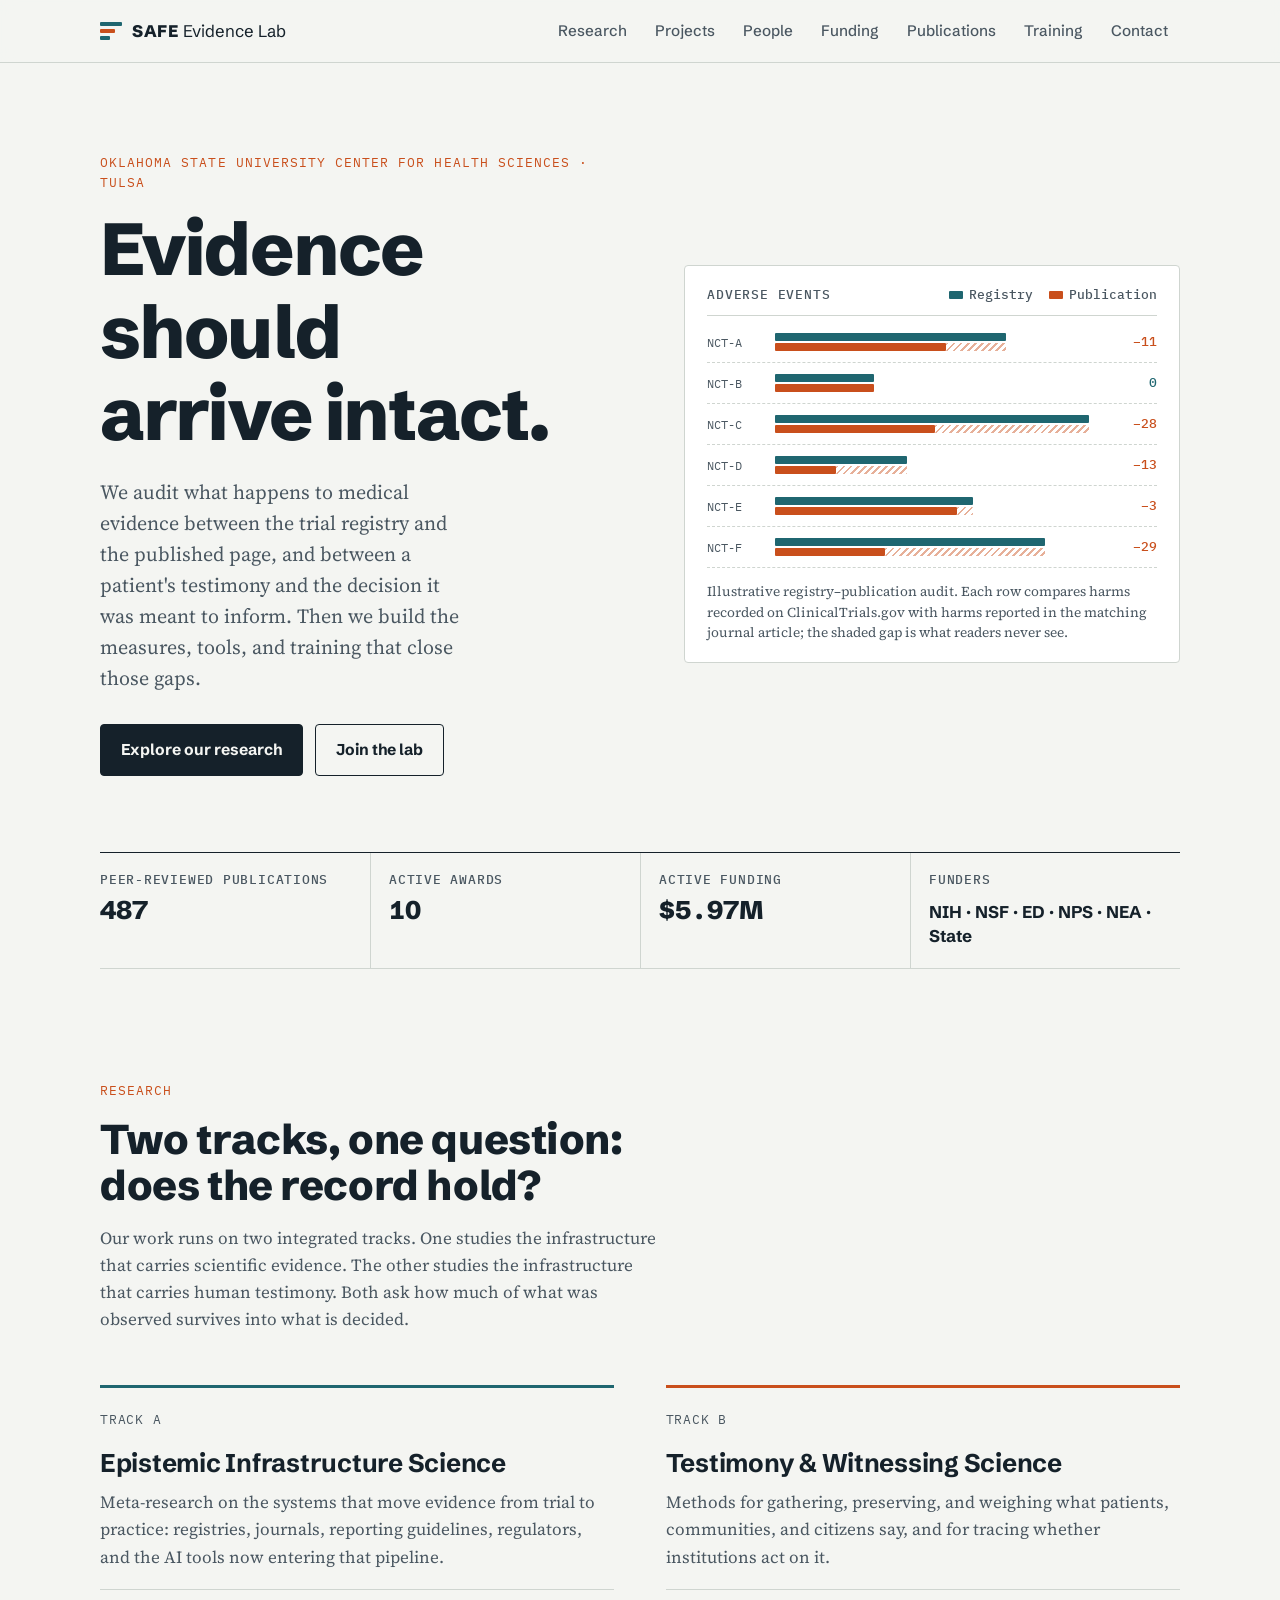
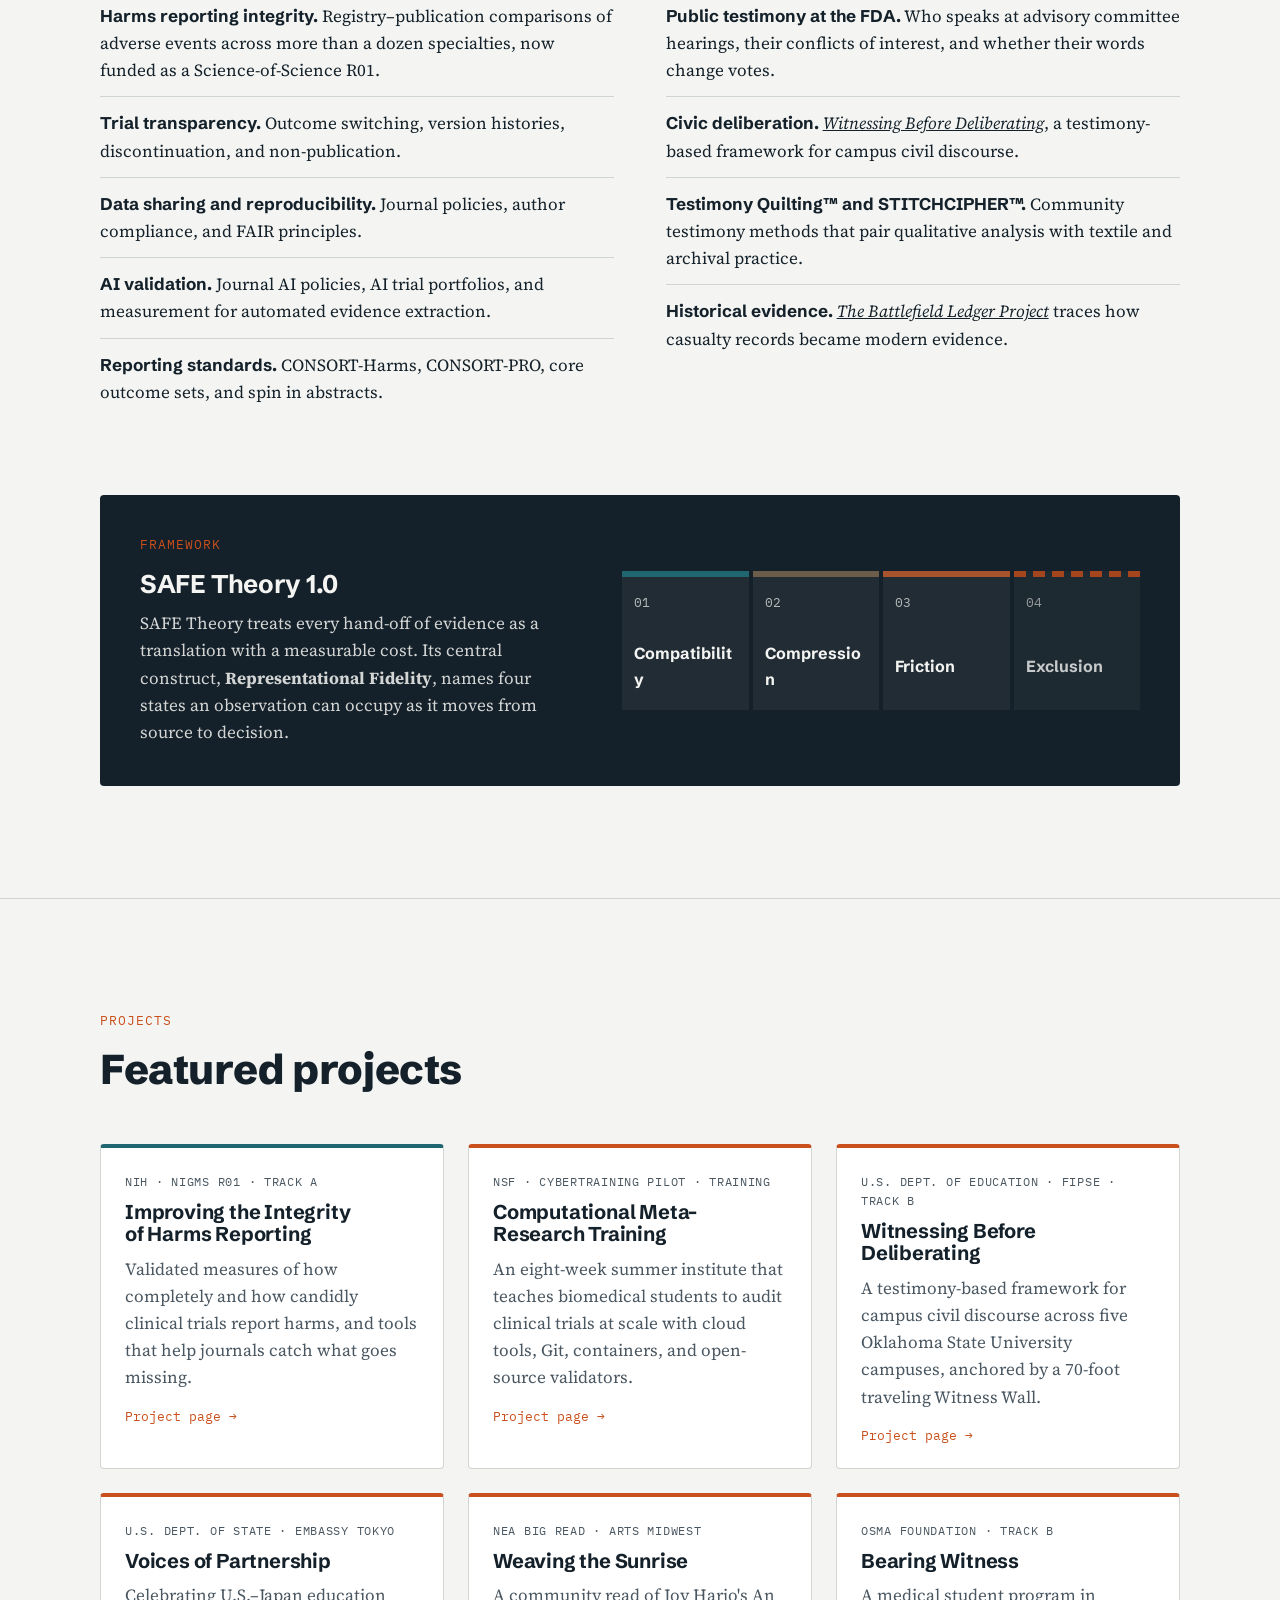
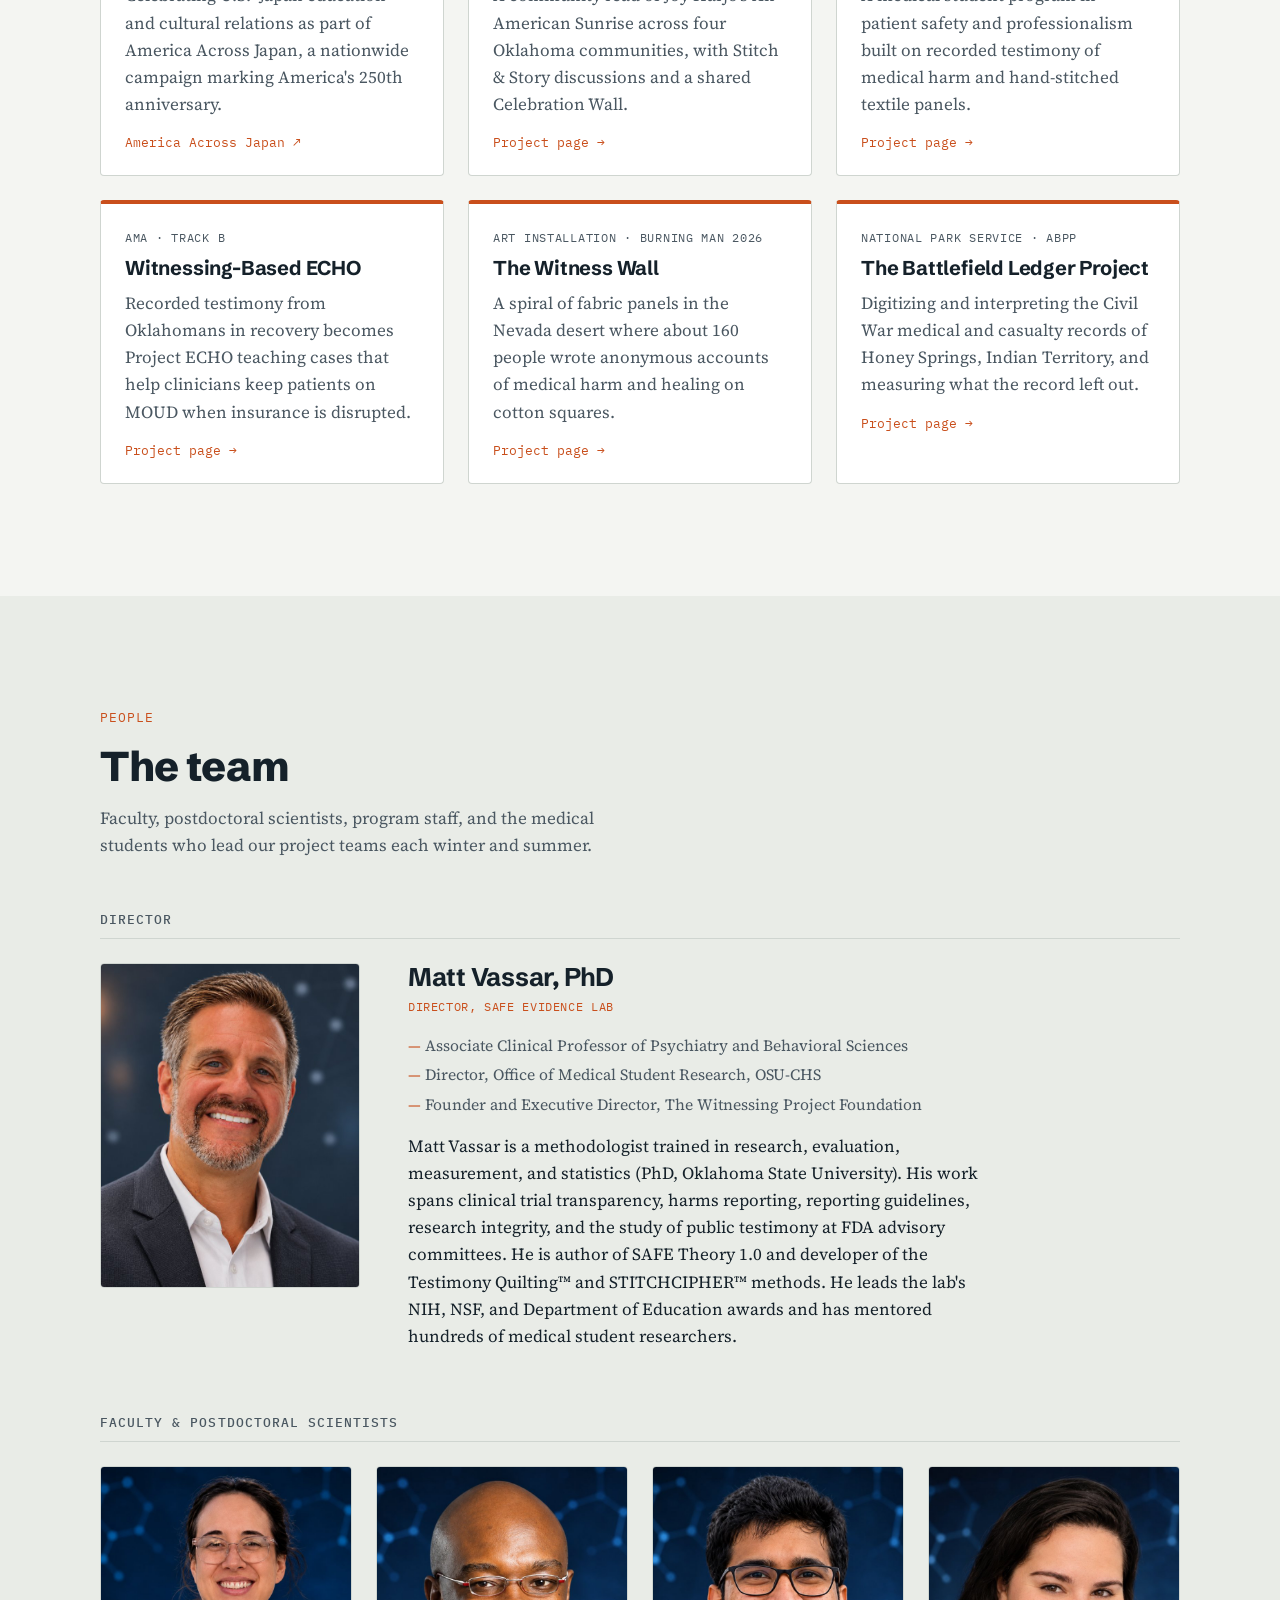
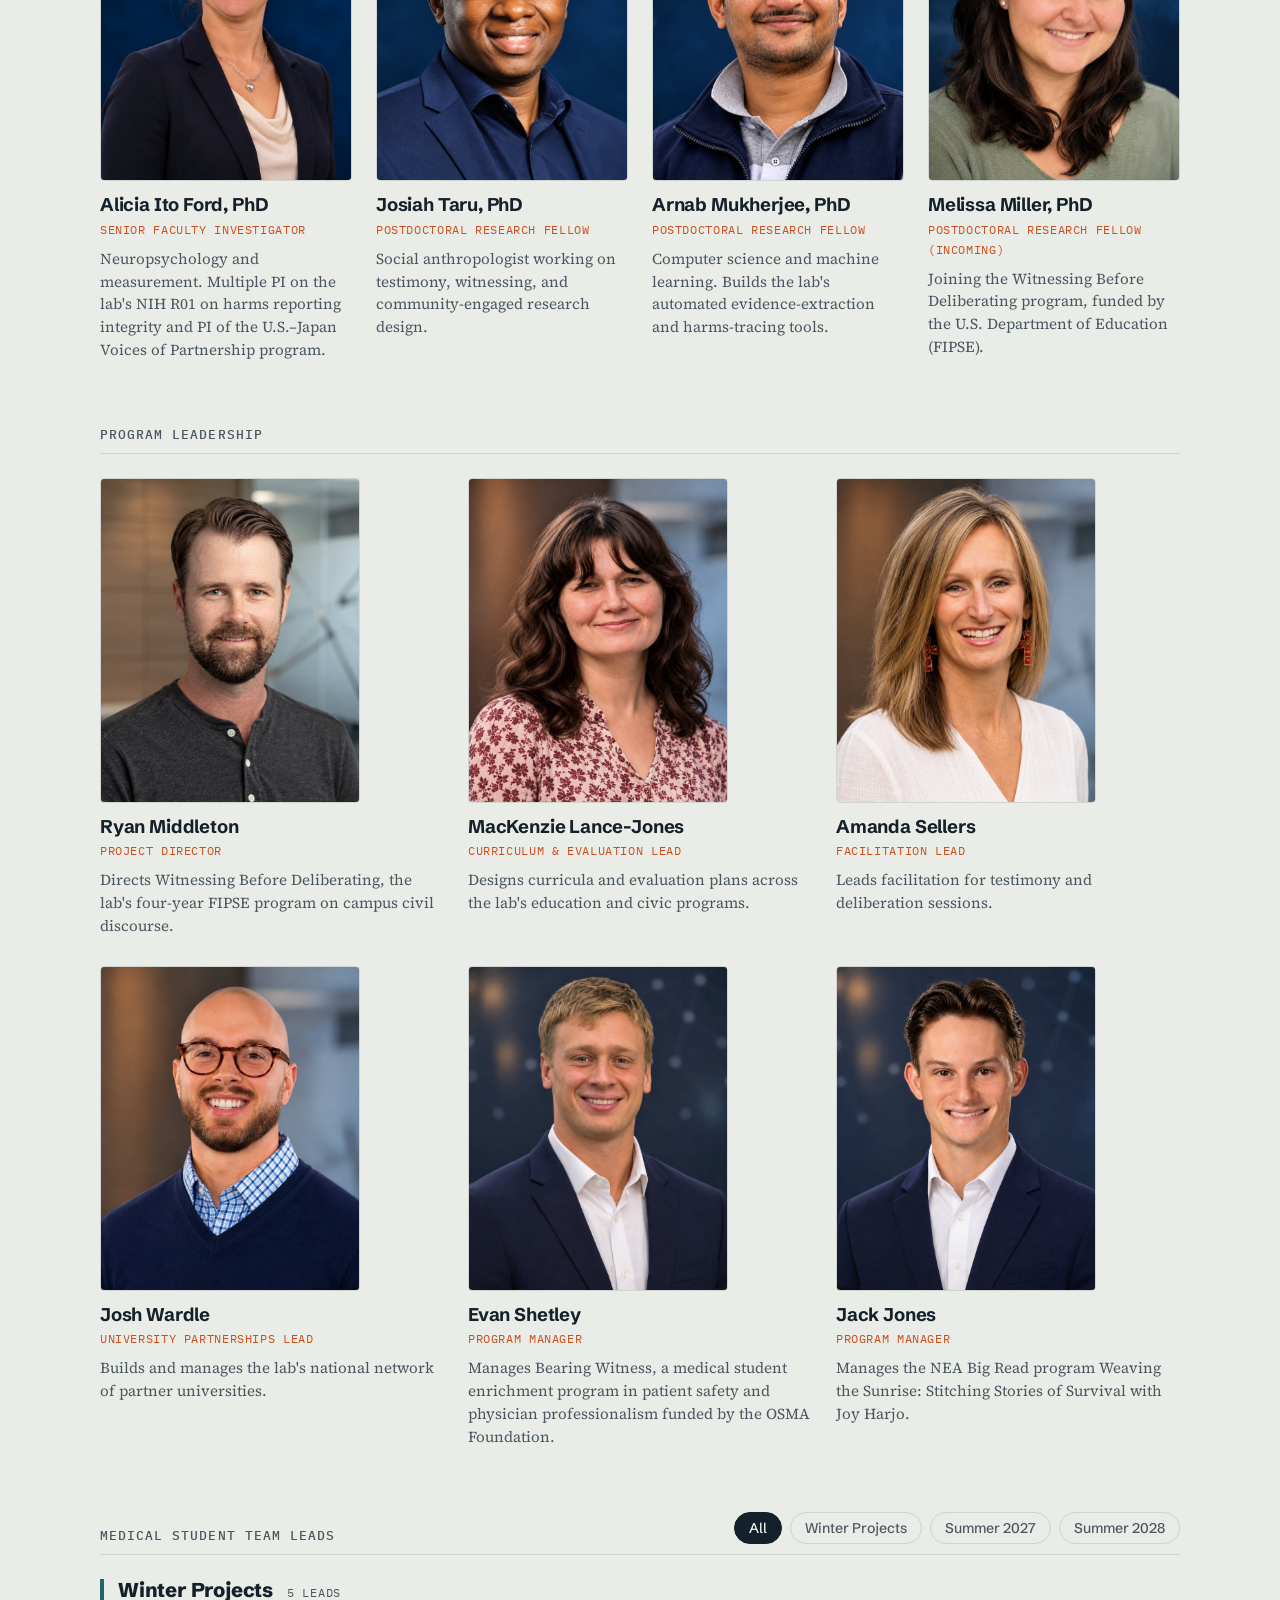
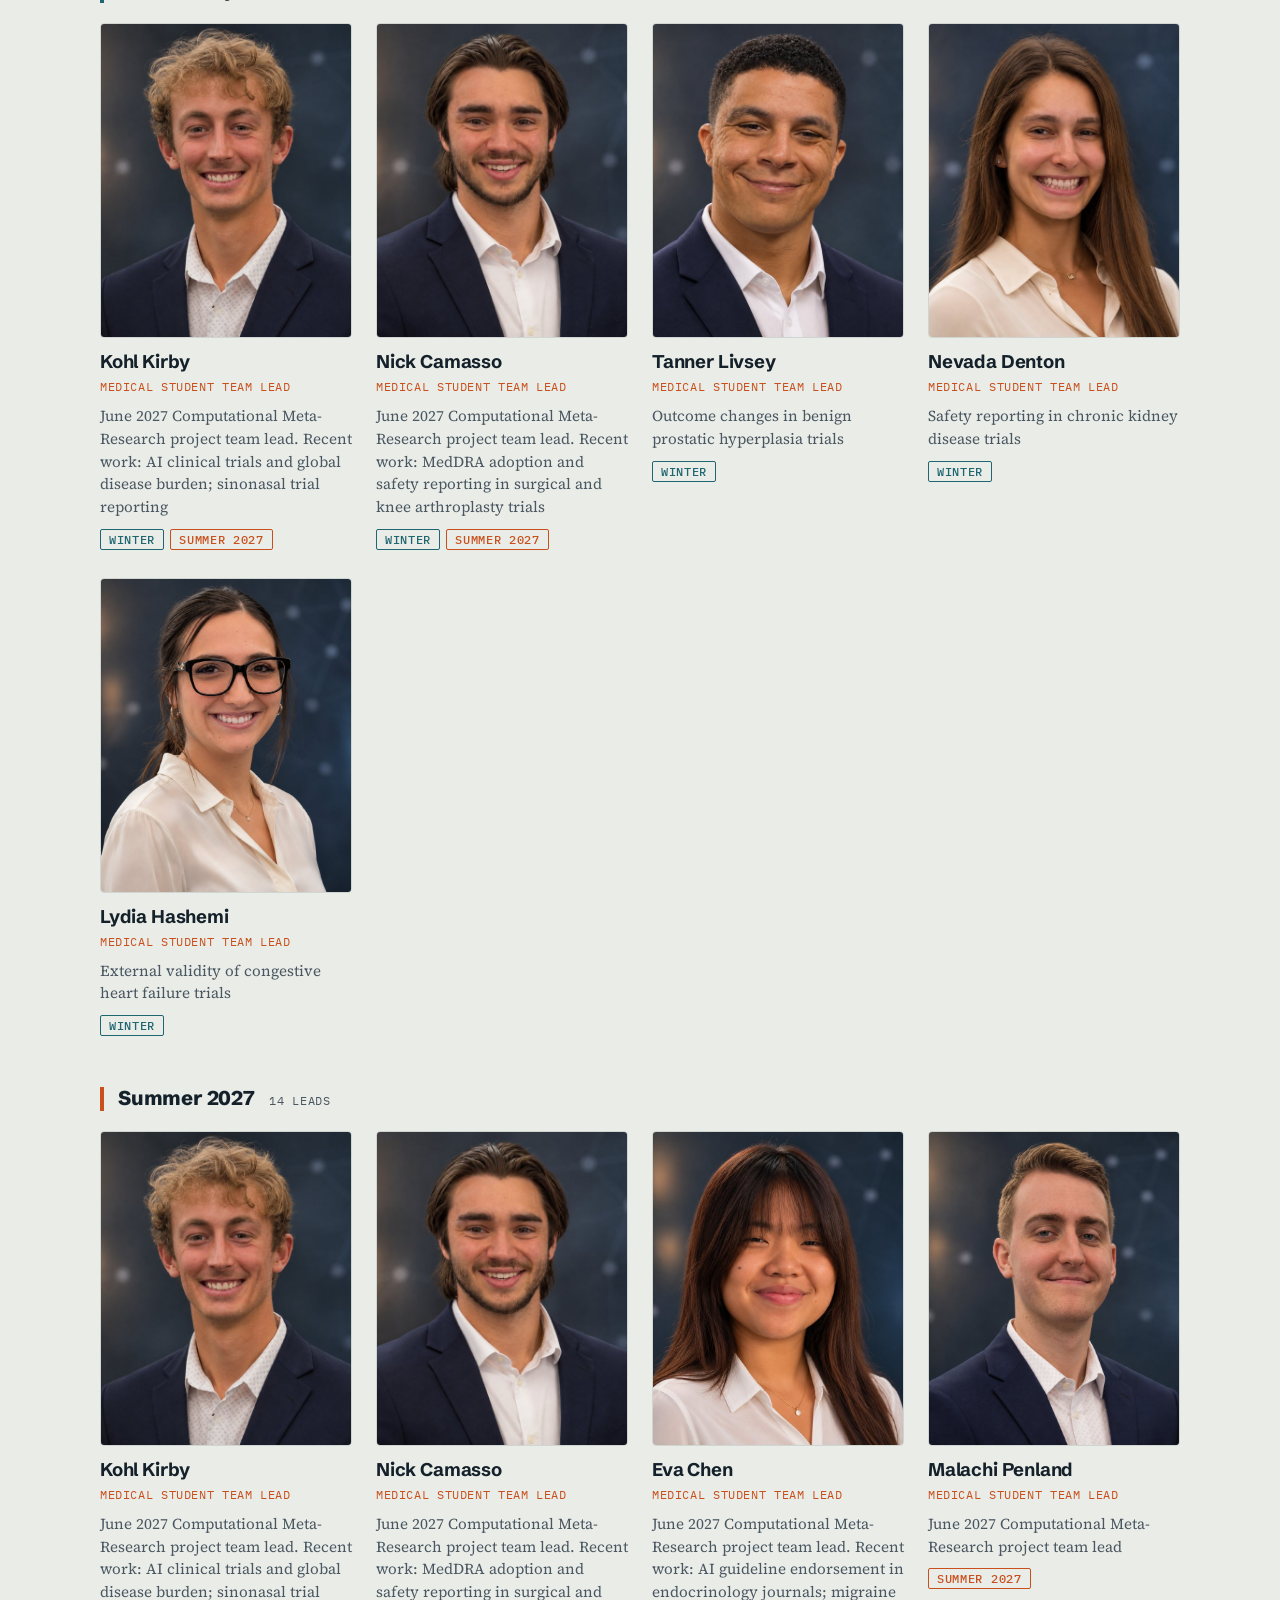
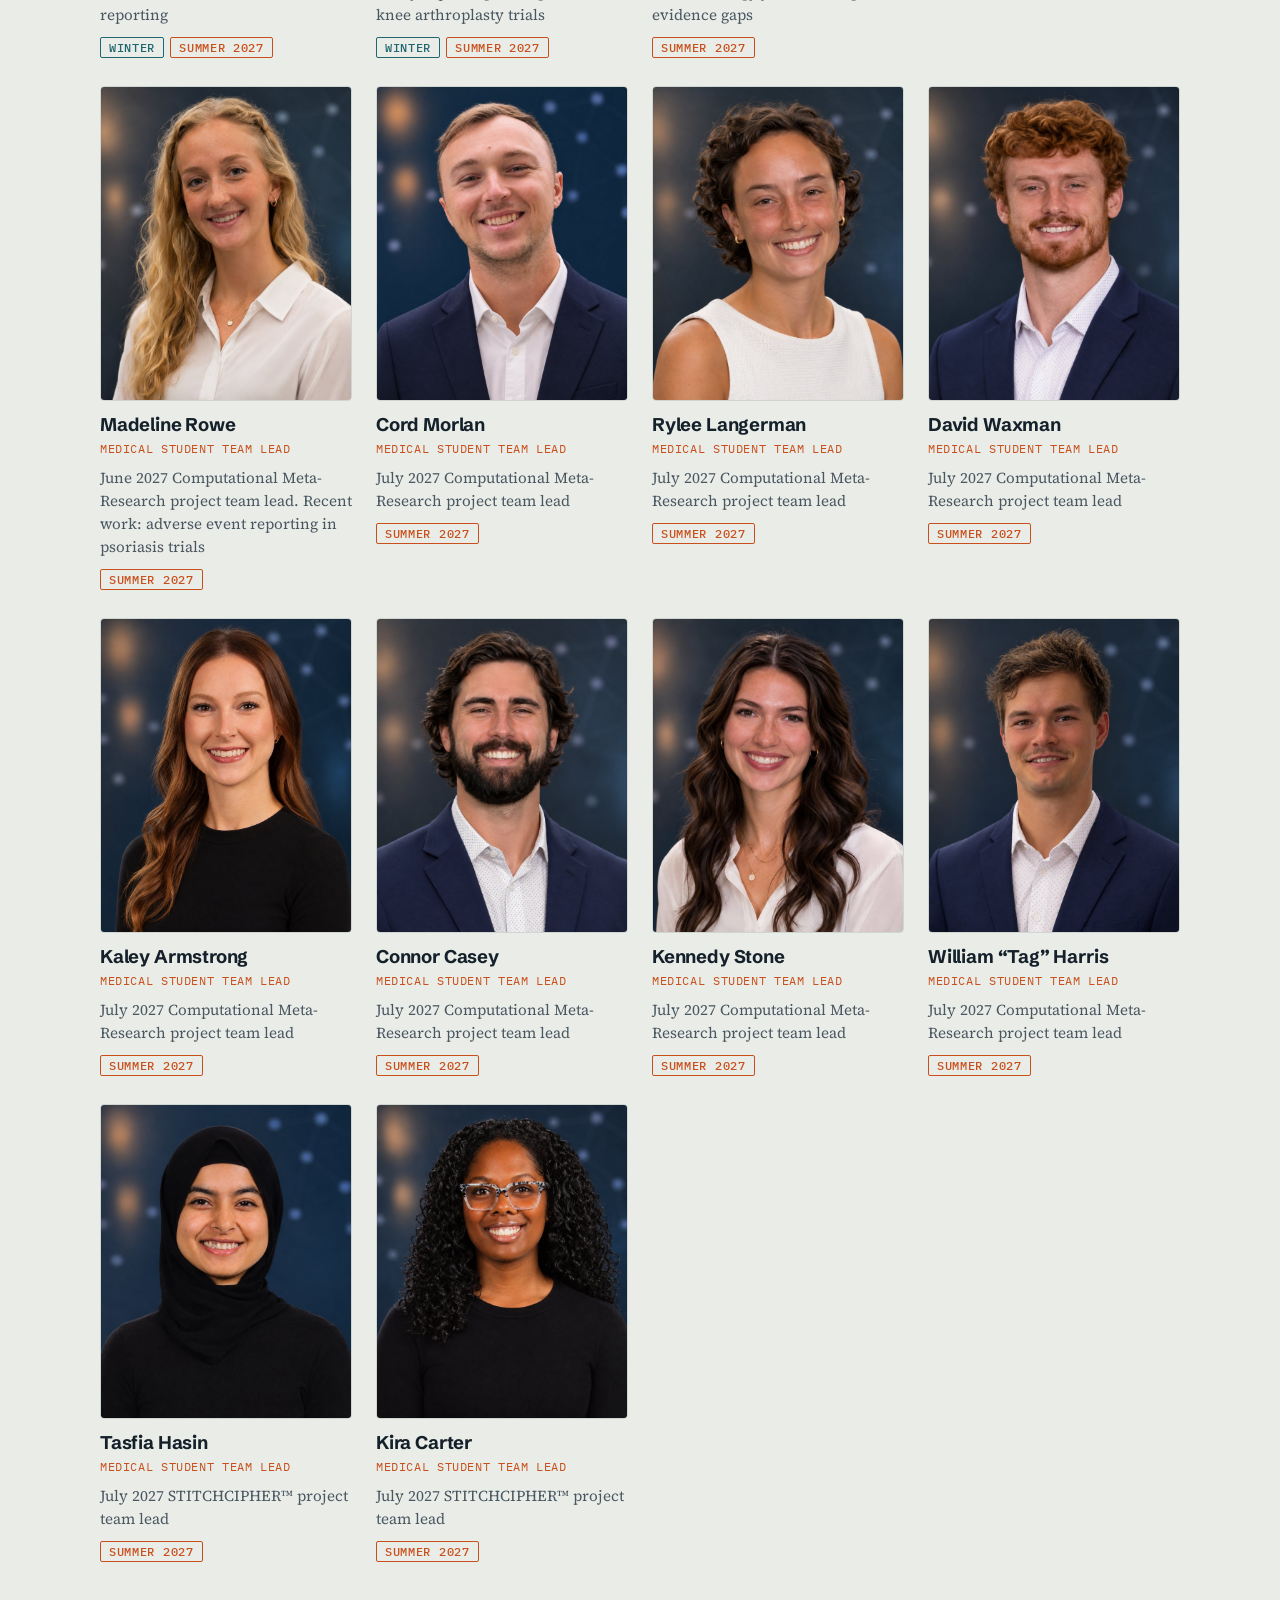
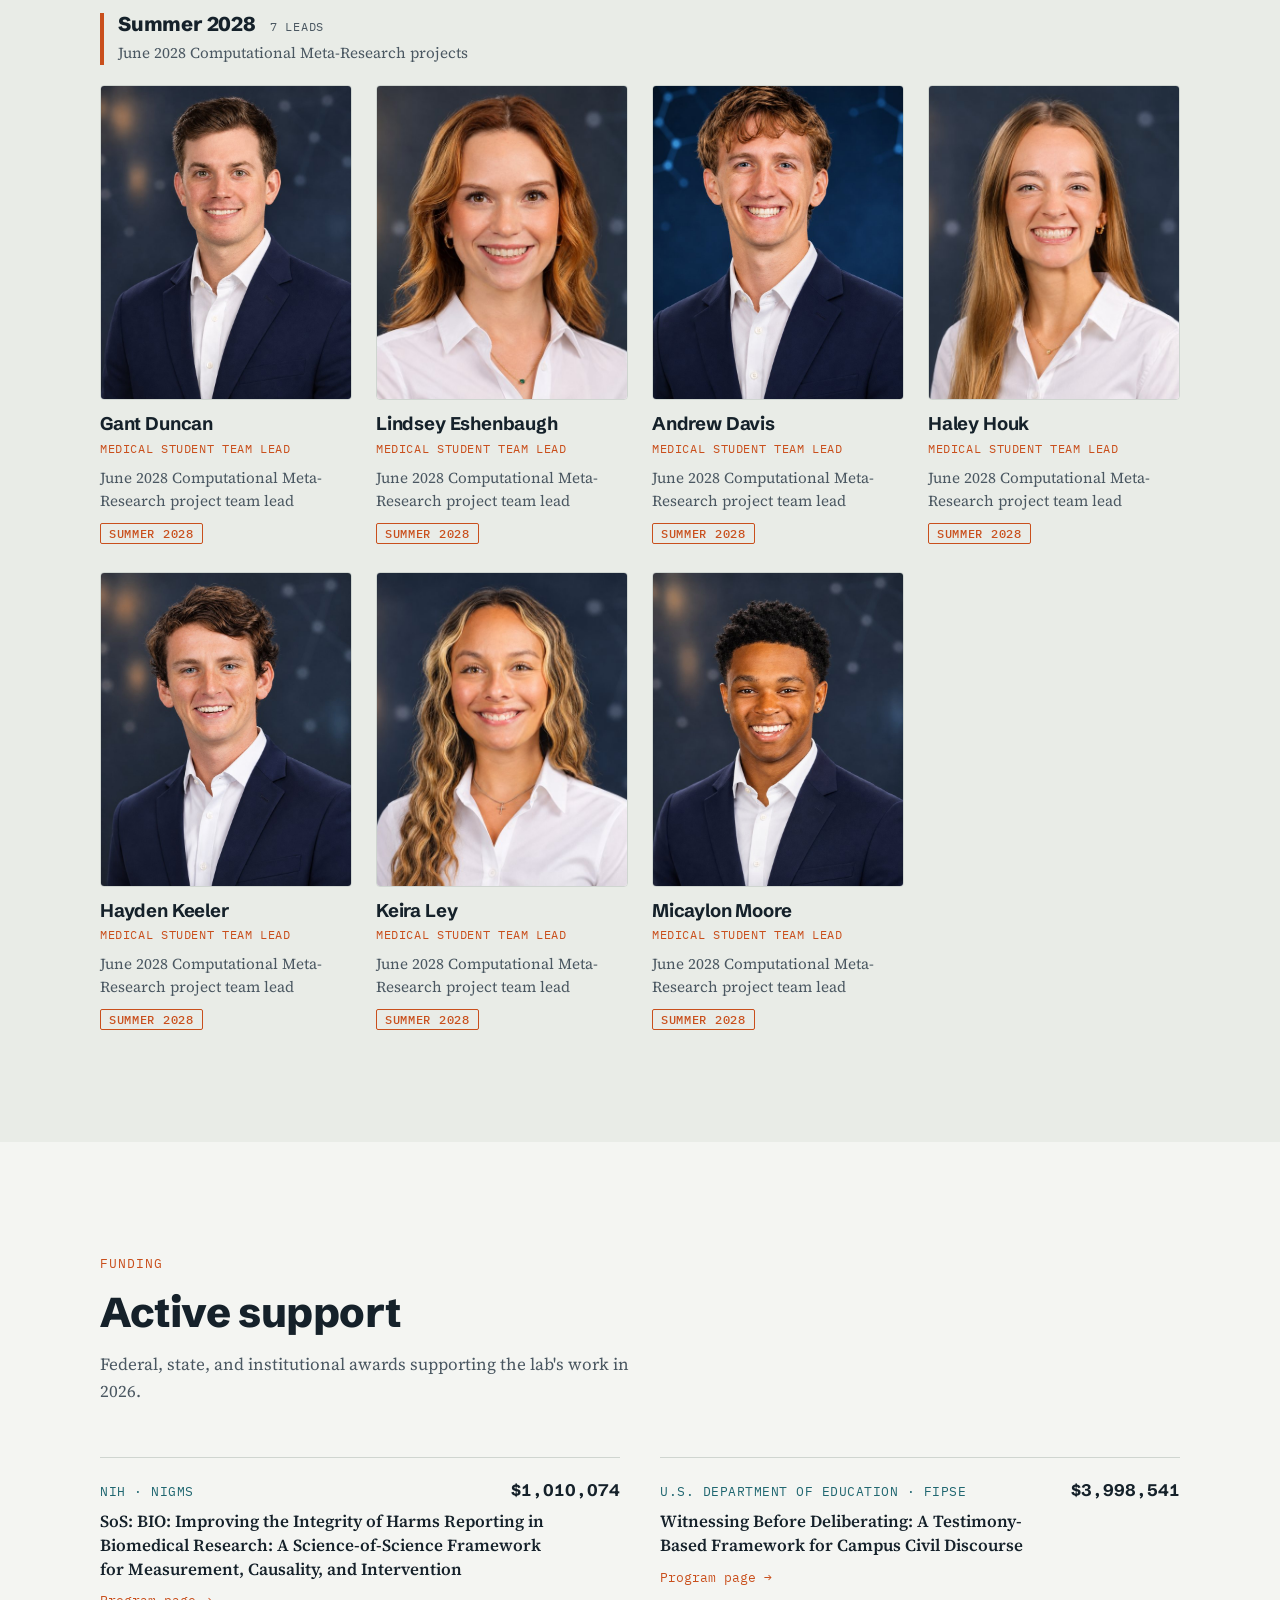
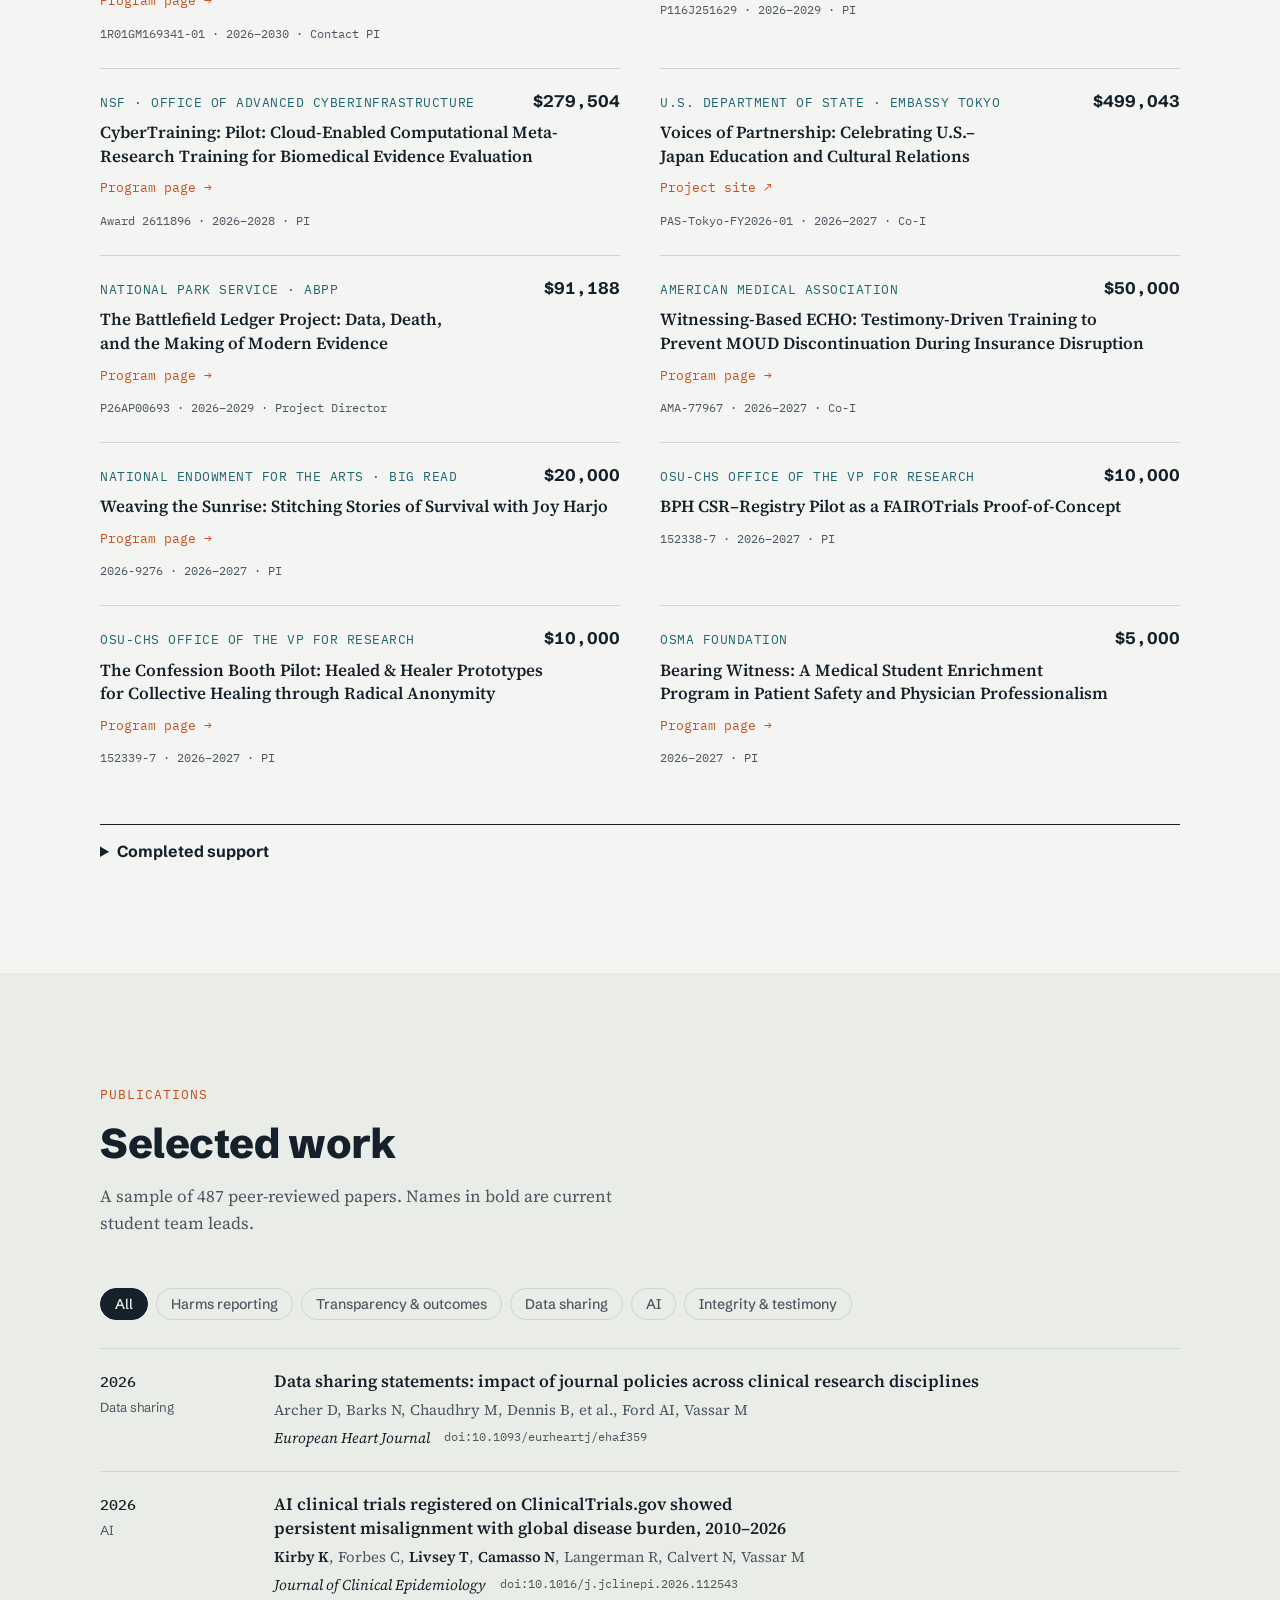
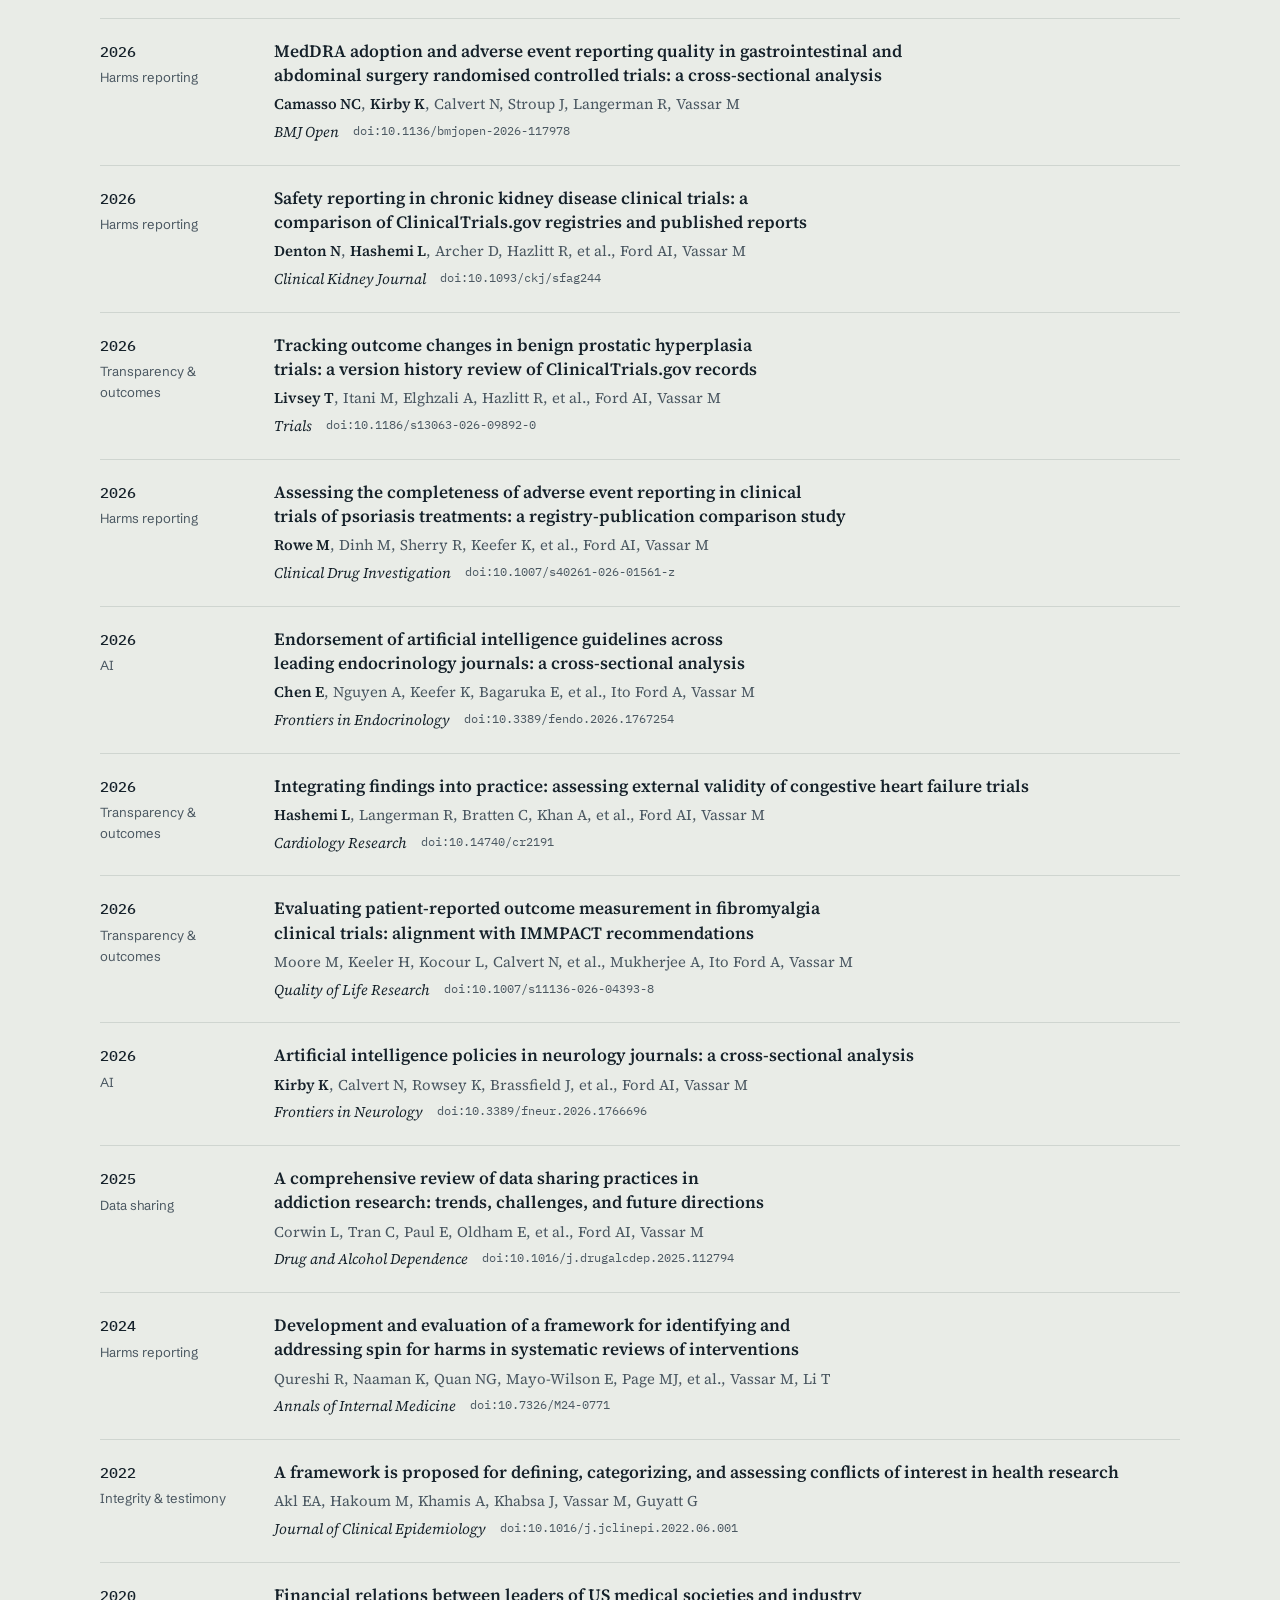
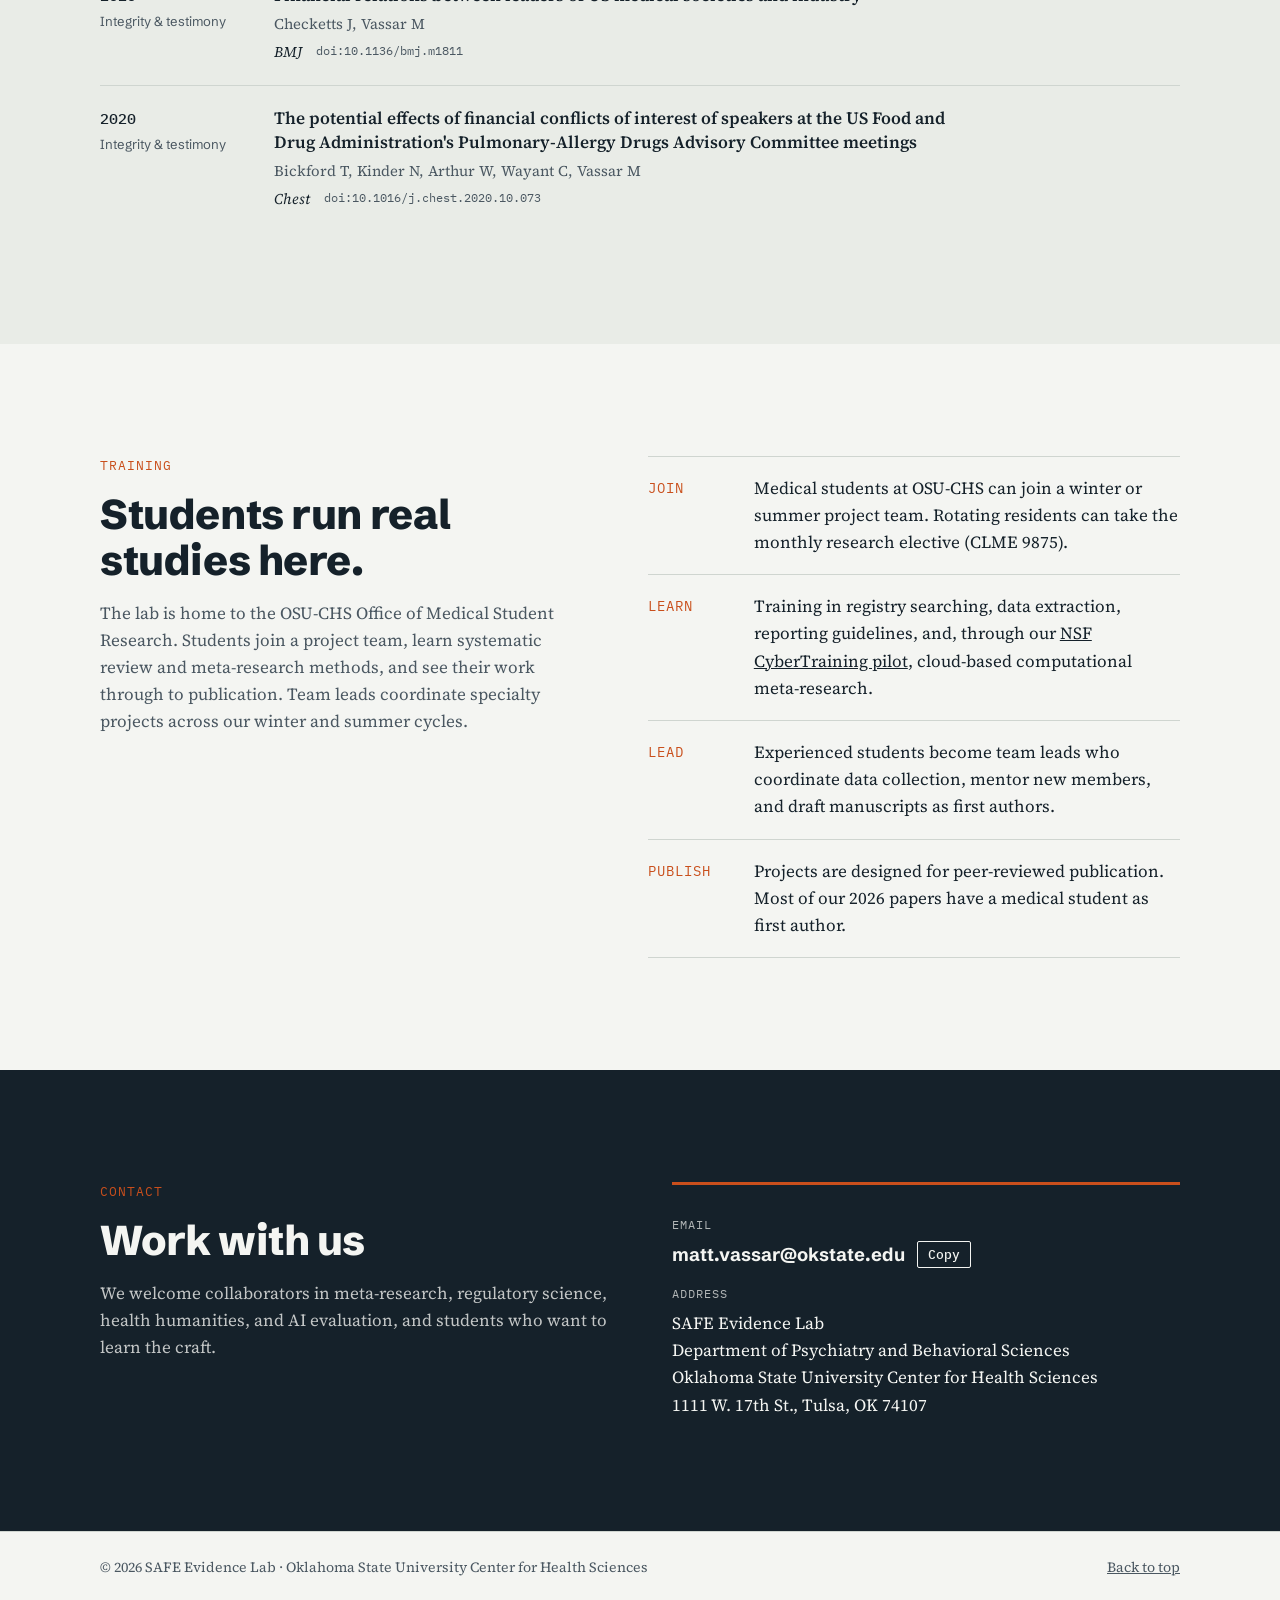
<file: index.html>
<!doctype html>
<html lang="en">
<head>
<meta charset="utf-8">
<meta name="viewport" content="width=device-width, initial-scale=1, viewport-fit=cover">
<title>SAFE Evidence Lab</title>
<meta name="description" content="The SAFE Evidence Lab at Oklahoma State University Center for Health Sciences studies how medical evidence and testimony are recorded, reported, and carried into decisions.">
<link rel="preconnect" href="https://fonts.googleapis.com">
<link rel="preconnect" href="https://fonts.gstatic.com" crossorigin>
<link rel="stylesheet" href="https://fonts.googleapis.com/css2?family=Schibsted+Grotesk:wght@500;700;800&family=Source+Serif+4:ital,opsz,wght@0,8..60,400;0,8..60,600;1,8..60,400&family=IBM+Plex+Mono:wght@400;500&display=swap">
<link rel="stylesheet" href="assets/style.css">

<meta property="og:title" content="SAFE Evidence Lab">
<meta property="og:description" content="Meta-research and testimony science at Oklahoma State University Center for Health Sciences.">
</head>
<body>
<a class="skip" href="#main">Skip to content</a>

<header class="site-header">
  <div class="wrap header-inner">
    <a class="brand" href="#top" aria-label="SAFE Evidence Lab home">
      <span class="brand-mark" aria-hidden="true"><span></span><span></span><span></span></span>
      <span class="brand-text"><strong>SAFE</strong> Evidence Lab</span>
    </a>
    <button class="nav-toggle" id="nav-toggle" aria-expanded="false" aria-controls="site-nav">Menu</button>
    <nav class="site-nav" id="site-nav" aria-label="Sections">
      <a href="#research">Research</a>
      <a href="#projects">Projects</a>
      <a href="#people">People</a>
      <a href="#funding">Funding</a>
      <a href="#publications">Publications</a>
      <a href="#training">Training</a>
      <a href="#contact">Contact</a>
    </nav>
  </div>
</header>

<main id="main">

  <!-- HERO -->
  <section class="hero" id="top">
    <div class="wrap hero-grid">
      <div class="hero-copy">
        <p class="eyebrow">Oklahoma State University Center for Health Sciences · Tulsa</p>
        <h1>Evidence should arrive intact.</h1>
        <p class="lede">We audit what happens to medical evidence between the trial registry and the published page, and between a patient's testimony and the decision it was meant to inform. Then we build the measures, tools, and training that close those gaps.</p>
        <div class="hero-actions">
          <a class="btn btn-primary" href="#research">Explore our research</a>
          <a class="btn btn-ghost" href="#training">Join the lab</a>
        </div>
      </div>

      <figure class="ledger" aria-labelledby="ledger-cap">
        <div class="ledger-head">
          <span>Adverse events</span>
          <span class="ledger-key"><i class="k-reg"></i>Registry</span>
          <span class="ledger-key"><i class="k-pub"></i>Publication</span>
        </div>
        <ol class="ledger-rows" id="ledger-rows"></ol>
        <figcaption id="ledger-cap">Illustrative registry–publication audit. Each row compares harms recorded on ClinicalTrials.gov with harms reported in the matching journal article; the shaded gap is what readers never see.</figcaption>
      </figure>
    </div>

    <div class="wrap">
      <dl class="facts">
        <div><dt>Peer-reviewed publications</dt><dd>487</dd></div>
        <div><dt>Active awards</dt><dd>10</dd></div>
        <div><dt>Active funding</dt><dd>$5.97M</dd></div>
        <div><dt>Funders</dt><dd>NIH · NSF · ED · NPS · NEA · State</dd></div>
      </dl>
    </div>
  </section>

  <!-- RESEARCH -->
  <section class="section" id="research" aria-labelledby="research-h">
    <div class="wrap">
      <header class="section-head">
        <p class="eyebrow">Research</p>
        <h2 id="research-h">Two tracks, one question: does the record hold?</h2>
        <p class="section-intro">Our work runs on two integrated tracks. One studies the infrastructure that carries scientific evidence. The other studies the infrastructure that carries human testimony. Both ask how much of what was observed survives into what is decided.</p>
      </header>

      <div class="tracks">
        <article class="track">
          <p class="track-label mono">Track A</p>
          <h3>Epistemic Infrastructure Science</h3>
          <p>Meta-research on the systems that move evidence from trial to practice: registries, journals, reporting guidelines, regulators, and the AI tools now entering that pipeline.</p>
          <ul class="topic-list">
            <li><strong>Harms reporting integrity.</strong> Registry–publication comparisons of adverse events across more than a dozen specialties, now funded as a Science-of-Science R01.</li>
            <li><strong>Trial transparency.</strong> Outcome switching, version histories, discontinuation, and non-publication.</li>
            <li><strong>Data sharing and reproducibility.</strong> Journal policies, author compliance, and FAIR principles.</li>
            <li><strong>AI validation.</strong> Journal AI policies, AI trial portfolios, and measurement for automated evidence extraction.</li>
            <li><strong>Reporting standards.</strong> CONSORT-Harms, CONSORT-PRO, core outcome sets, and spin in abstracts.</li>
          </ul>
        </article>

        <article class="track">
          <p class="track-label mono">Track B</p>
          <h3>Testimony &amp; Witnessing Science</h3>
          <p>Methods for gathering, preserving, and weighing what patients, communities, and citizens say, and for tracing whether institutions act on it.</p>
          <ul class="topic-list">
            <li><strong>Public testimony at the FDA.</strong> Who speaks at advisory committee hearings, their conflicts of interest, and whether their words change votes.</li>
            <li><strong>Civic deliberation.</strong> <a href="witnessing-before-deliberating.html"><em>Witnessing Before Deliberating</em></a>, a testimony-based framework for campus civil discourse.</li>
            <li><strong>Testimony Quilting™ and STITCHCIPHER™.</strong> Community testimony methods that pair qualitative analysis with textile and archival practice.</li>
            <li><strong>Historical evidence.</strong> <a href="battlefield-ledger.html"><em>The Battlefield Ledger Project</em></a> traces how casualty records became modern evidence.</li>
          </ul>
        </article>
      </div>

      <div class="theory">
        <div class="theory-copy">
          <p class="eyebrow">Framework</p>
          <h3>SAFE Theory 1.0</h3>
          <p>SAFE Theory treats every hand-off of evidence as a translation with a measurable cost. Its central construct, <strong>Representational Fidelity</strong>, names four states an observation can occupy as it moves from source to decision.</p>
        </div>
        <ol class="fidelity" aria-label="Four degradation states, in order">
          <li><span class="state mono">01</span><span class="state-name">Compatibility</span></li>
          <li><span class="state mono">02</span><span class="state-name">Compression</span></li>
          <li><span class="state mono">03</span><span class="state-name">Friction</span></li>
          <li><span class="state mono">04</span><span class="state-name">Exclusion</span></li>
        </ol>
      </div>
    </div>
  </section>

  <!-- PROJECTS -->
  <section class="section projects-band" id="projects" aria-labelledby="projects-h">
    <div class="wrap">
      <header class="section-head">
        <p class="eyebrow">Projects</p>
        <h2 id="projects-h">Featured projects</h2>
      </header>
      <div class="project-cards">
        <a class="project-card" href="harms-reporting.html">
          <p class="project-tag mono">NIH · NIGMS R01 · Track A</p>
          <h3>Improving the Integrity of Harms Reporting</h3>
          <p>Validated measures of how completely and how candidly clinical trials report harms, and tools that help journals catch what goes missing.</p>
          <span class="project-go mono">Project page →</span>
        </a>
        <a class="project-card" href="cybertraining.html">
          <p class="project-tag mono">NSF · CyberTraining Pilot · Training</p>
          <h3>Computational Meta-Research Training</h3>
          <p>An eight-week summer institute that teaches biomedical students to audit clinical trials at scale with cloud tools, Git, containers, and open-source validators.</p>
          <span class="project-go mono">Project page →</span>
        </a>
        <a class="project-card" href="witnessing-before-deliberating.html">
          <p class="project-tag mono">U.S. Dept. of Education · FIPSE · Track B</p>
          <h3>Witnessing Before Deliberating</h3>
          <p>A testimony-based framework for campus civil discourse across five Oklahoma State University campuses, anchored by a 70-foot traveling Witness Wall.</p>
          <span class="project-go mono">Project page →</span>
        </a>
        <a class="project-card" href="https://www.americaacrossjapan.org" target="_blank" rel="noopener">
          <p class="project-tag mono">U.S. Dept. of State · Embassy Tokyo</p>
          <h3>Voices of Partnership</h3>
          <p>Celebrating U.S.–Japan education and cultural relations as part of America Across Japan, a nationwide campaign marking America's 250th anniversary.</p>
          <span class="project-go mono">America Across Japan ↗</span>
        </a>
        <a class="project-card" href="weaving-the-sunrise.html">
          <p class="project-tag mono">NEA Big Read · Arts Midwest</p>
          <h3>Weaving the Sunrise</h3>
          <p>A community read of Joy Harjo's An American Sunrise across four Oklahoma communities, with Stitch &amp; Story discussions and a shared Celebration Wall.</p>
          <span class="project-go mono">Project page →</span>
        </a>
        <a class="project-card" href="bearing-witness.html">
          <p class="project-tag mono">OSMA Foundation · Track B</p>
          <h3>Bearing Witness</h3>
          <p>A medical student program in patient safety and professionalism built on recorded testimony of medical harm and hand-stitched textile panels.</p>
          <span class="project-go mono">Project page →</span>
        </a>
        <a class="project-card" href="witnessing-echo.html">
          <p class="project-tag mono">AMA · Track B</p>
          <h3>Witnessing-Based ECHO</h3>
          <p>Recorded testimony from Oklahomans in recovery becomes Project ECHO teaching cases that help clinicians keep patients on MOUD when insurance is disrupted.</p>
          <span class="project-go mono">Project page →</span>
        </a>
        <a class="project-card" href="witness-wall.html">
          <p class="project-tag mono">Art installation · Burning Man 2026</p>
          <h3>The Witness Wall</h3>
          <p>A spiral of fabric panels in the Nevada desert where about 160 people wrote anonymous accounts of medical harm and healing on cotton squares.</p>
          <span class="project-go mono">Project page →</span>
        </a>
        <a class="project-card" href="battlefield-ledger.html">
          <p class="project-tag mono">National Park Service · ABPP</p>
          <h3>The Battlefield Ledger Project</h3>
          <p>Digitizing and interpreting the Civil War medical and casualty records of Honey Springs, Indian Territory, and measuring what the record left out.</p>
          <span class="project-go mono">Project page →</span>
        </a>
      </div>
    </div>
  </section>

  <!-- PEOPLE -->
  <section class="section section-alt" id="people" aria-labelledby="people-h">
    <div class="wrap">
      <header class="section-head">
        <p class="eyebrow">People</p>
        <h2 id="people-h">The team</h2>
        <p class="section-intro">Faculty, postdoctoral scientists, program staff, and the medical students who lead our project teams each winter and summer.</p>
      </header>

      <div class="people-group">
        <h3 class="group-title">Director</h3>
        <div class="director" id="director"></div>
      </div>

      <div class="people-group">
        <h3 class="group-title">Faculty &amp; Postdoctoral Scientists</h3>
        <div class="people-grid" id="people-faculty"></div>
      </div>

      <div class="people-group">
        <h3 class="group-title">Program Leadership</h3>
        <div class="people-grid" id="people-program"></div>
      </div>

      <div class="people-group">
        <div class="group-row">
          <h3 class="group-title">Medical Student Team Leads</h3>
          <div class="season-filter" id="cohort-filter" role="group" aria-label="Filter team leads by cohort"></div>
        </div>
        <div class="cohorts" id="people-students"></div>
      </div>
    </div>
  </section>

  <!-- FUNDING -->
  <section class="section" id="funding" aria-labelledby="funding-h">
    <div class="wrap">
      <header class="section-head">
        <p class="eyebrow">Funding</p>
        <h2 id="funding-h">Active support</h2>
        <p class="section-intro">Federal, state, and institutional awards supporting the lab's work in 2026.</p>
      </header>
      <div class="awards" id="awards"></div>

      <details class="past-awards">
        <summary>Completed support</summary>
        <ul id="past-awards"></ul>
      </details>
    </div>
  </section>

  <!-- PUBLICATIONS -->
  <section class="section section-alt" id="publications" aria-labelledby="pubs-h">
    <div class="wrap">
      <header class="section-head">
        <p class="eyebrow">Publications</p>
        <h2 id="pubs-h">Selected work</h2>
        <p class="section-intro">A sample of 487 peer-reviewed papers. Names in bold are current student team leads.</p>
      </header>
      <div class="pub-filter" role="group" aria-label="Filter publications by topic">
        <button type="button" class="chip is-on" data-topic="all" aria-pressed="true">All</button>
        <button type="button" class="chip" data-topic="harms" aria-pressed="false">Harms reporting</button>
        <button type="button" class="chip" data-topic="transparency" aria-pressed="false">Transparency &amp; outcomes</button>
        <button type="button" class="chip" data-topic="data" aria-pressed="false">Data sharing</button>
        <button type="button" class="chip" data-topic="ai" aria-pressed="false">AI</button>
        <button type="button" class="chip" data-topic="integrity" aria-pressed="false">Integrity &amp; testimony</button>
      </div>
      <ol class="pubs" id="pubs"></ol>
    </div>
  </section>

  <!-- TRAINING -->
  <section class="section" id="training" aria-labelledby="training-h">
    <div class="wrap training-grid">
      <div>
        <p class="eyebrow">Training</p>
        <h2 id="training-h">Students run real studies here.</h2>
        <p class="section-intro">The lab is home to the OSU-CHS Office of Medical Student Research. Students join a project team, learn systematic review and meta-research methods, and see their work through to publication. Team leads coordinate specialty projects across our winter and summer cycles.</p>
      </div>
      <ul class="steps">
        <li><span class="mono">Join</span><p>Medical students at OSU-CHS can join a winter or summer project team. Rotating residents can take the monthly research elective (CLME 9875).</p></li>
        <li><span class="mono">Learn</span><p>Training in registry searching, data extraction, reporting guidelines, and, through our <a href="cybertraining.html">NSF CyberTraining pilot</a>, cloud-based computational meta-research.</p></li>
        <li><span class="mono">Lead</span><p>Experienced students become team leads who coordinate data collection, mentor new members, and draft manuscripts as first authors.</p></li>
        <li><span class="mono">Publish</span><p>Projects are designed for peer-reviewed publication. Most of our 2026 papers have a medical student as first author.</p></li>
      </ul>
    </div>
  </section>

  <!-- CONTACT -->
  <section class="section contact" id="contact" aria-labelledby="contact-h">
    <div class="wrap contact-grid">
      <div>
        <p class="eyebrow">Contact</p>
        <h2 id="contact-h">Work with us</h2>
        <p class="section-intro">We welcome collaborators in meta-research, regulatory science, health humanities, and AI evaluation, and students who want to learn the craft.</p>
      </div>
      <address class="contact-card">
        <p class="contact-label mono">Email</p>
        <p class="contact-row"><span id="email-text">matt.vassar@okstate.edu</span>
          <button type="button" class="copy-btn" id="copy-email">Copy</button></p>
        <p class="contact-label mono">Address</p>
        <p>SAFE Evidence Lab<br>Department of Psychiatry and Behavioral Sciences<br>Oklahoma State University Center for Health Sciences<br>1111 W. 17th St., Tulsa, OK 74107</p>
      </address>
    </div>
  </section>
</main>

<footer class="site-footer">
  <div class="wrap footer-inner">
    <p>© <span id="year">2026</span> SAFE Evidence Lab · Oklahoma State University Center for Health Sciences</p>
    <p><a href="#top">Back to top</a></p>
  </div>
</footer>

<script src="assets/data.js"></script>
<script src="assets/main.js"></script>
</body>
</html>
</file>
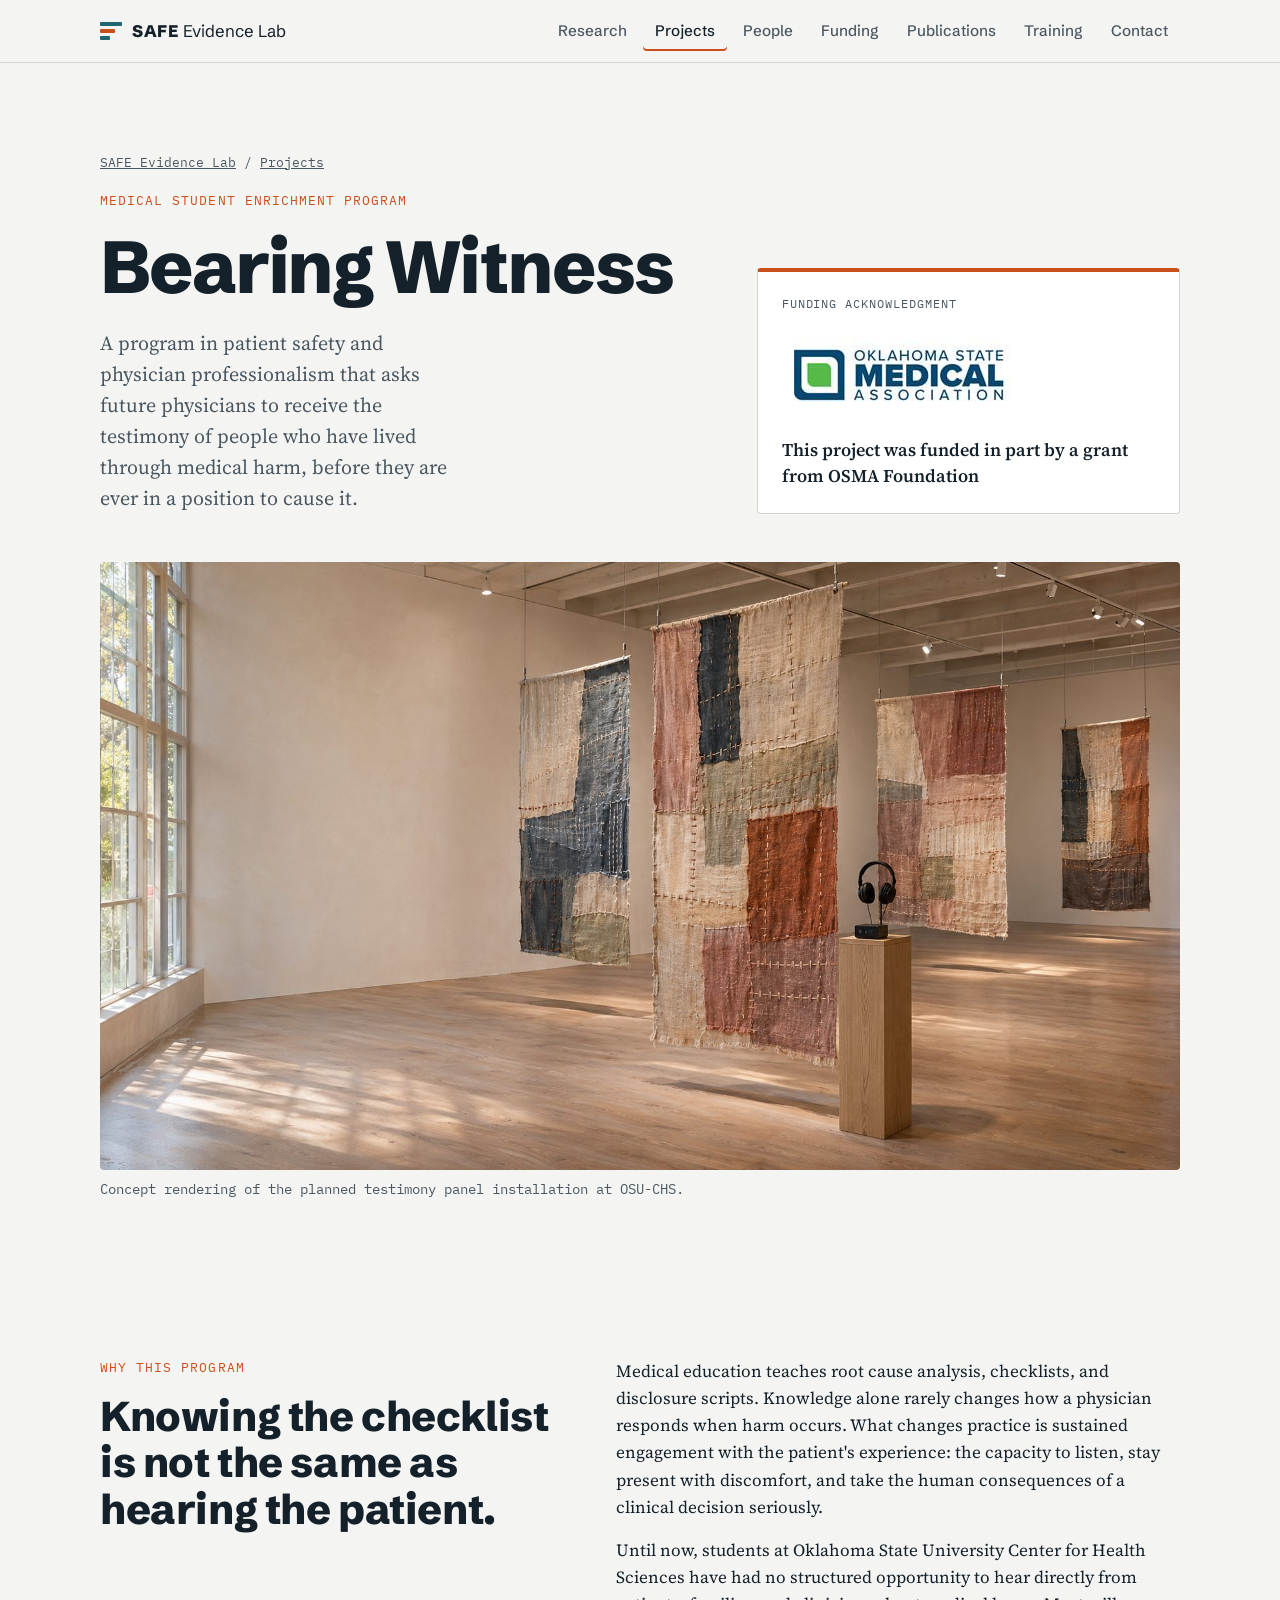
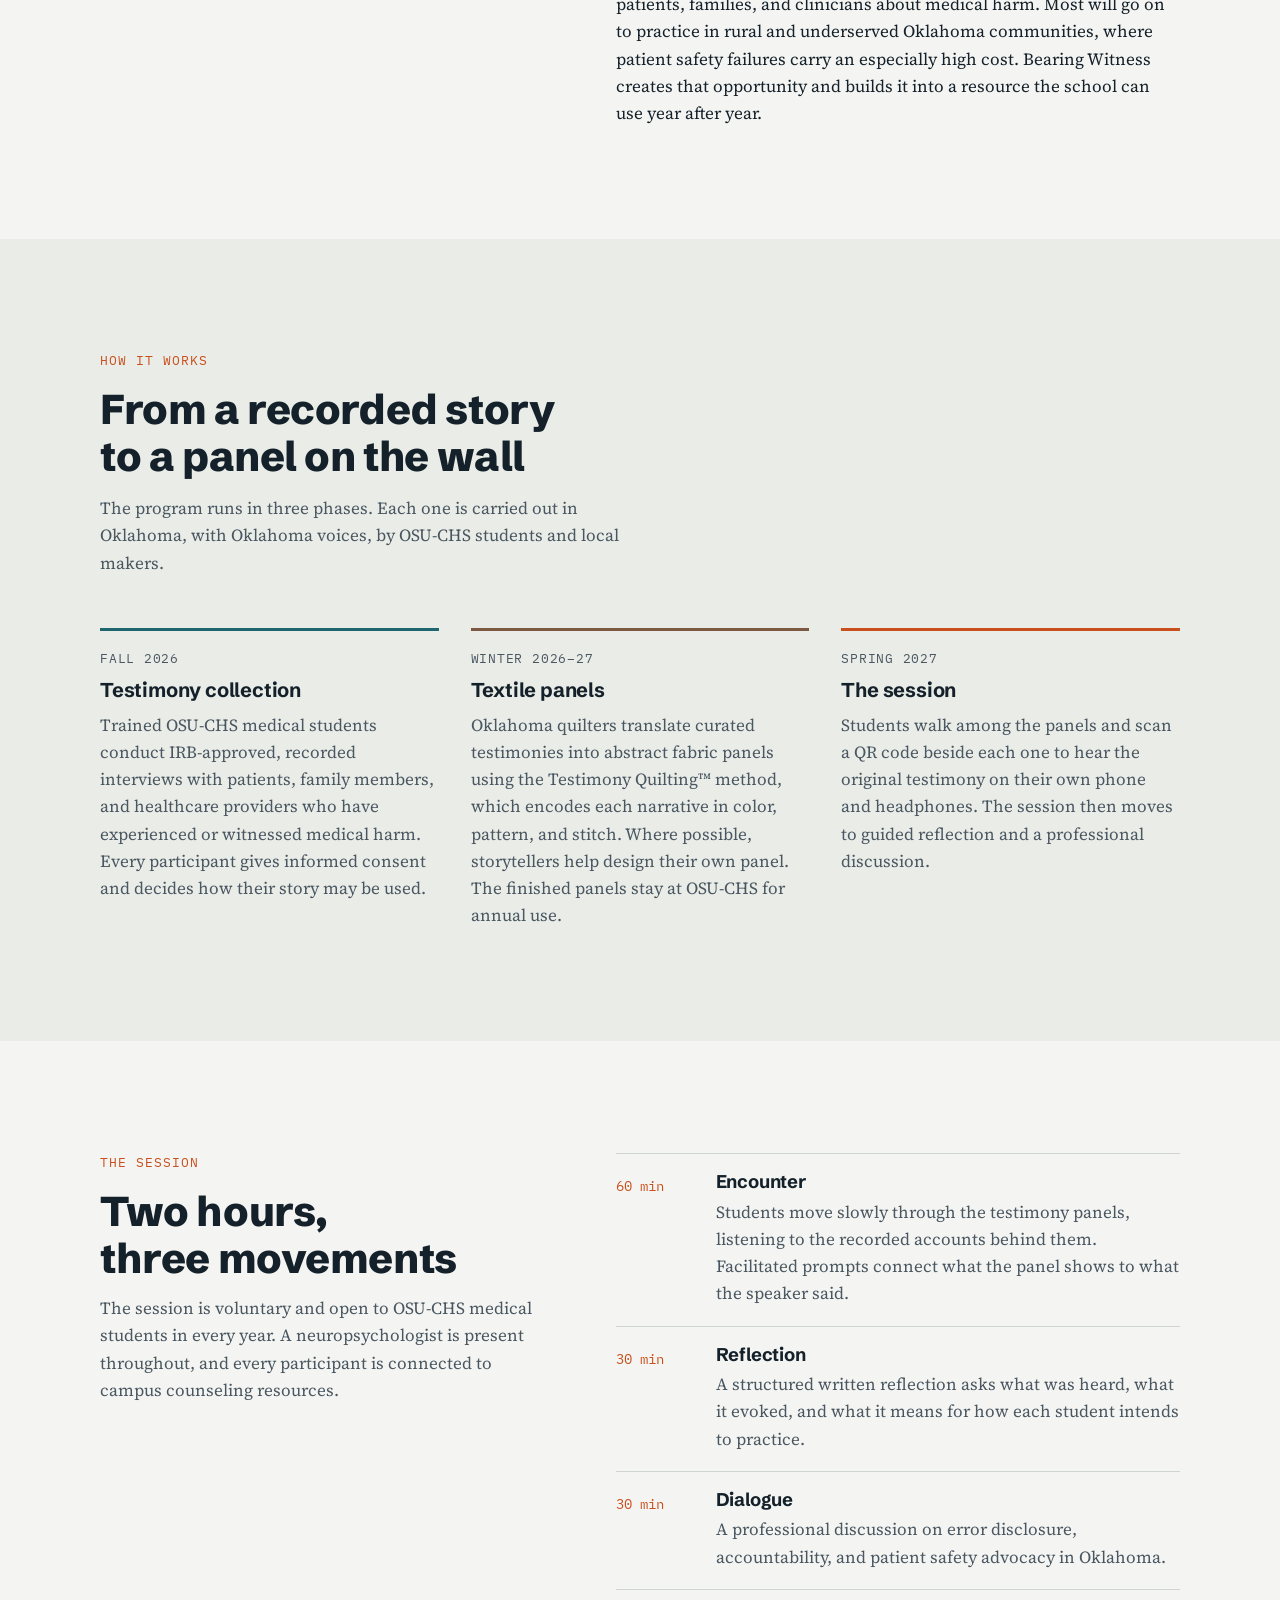
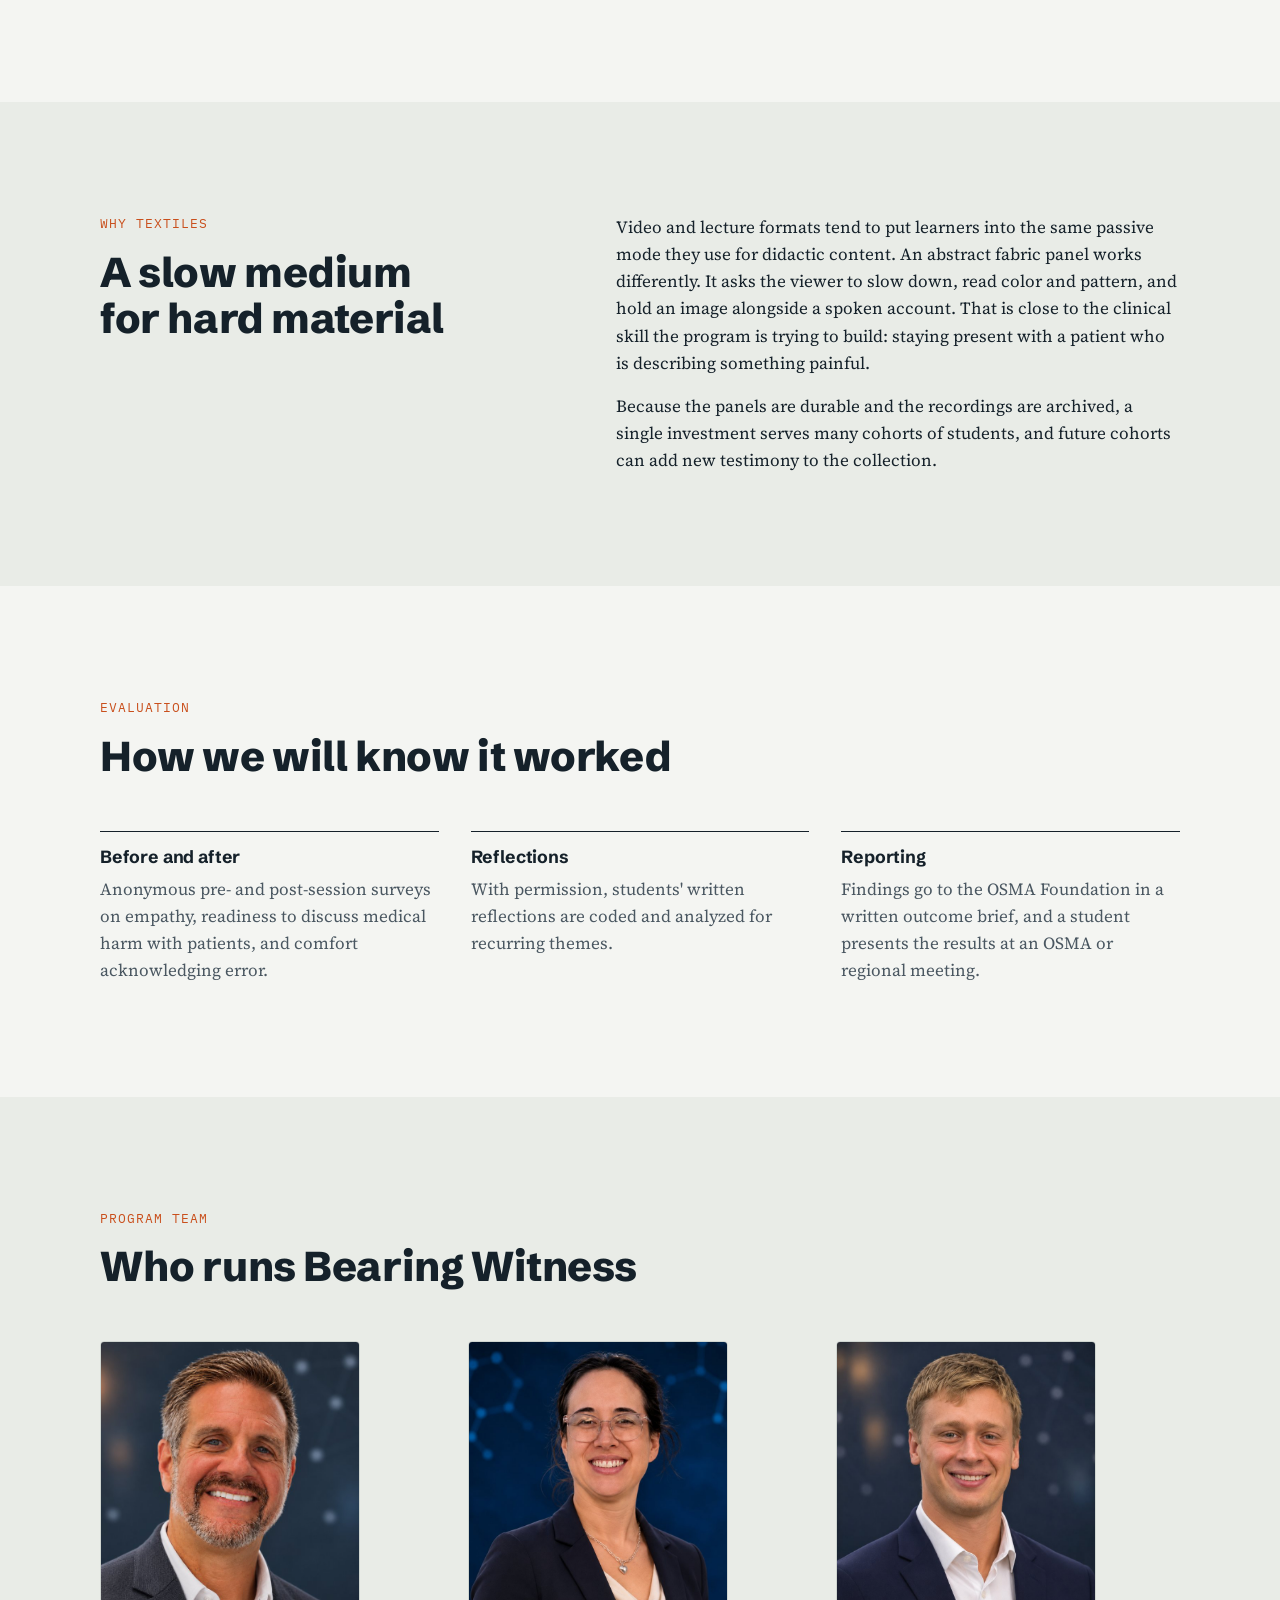
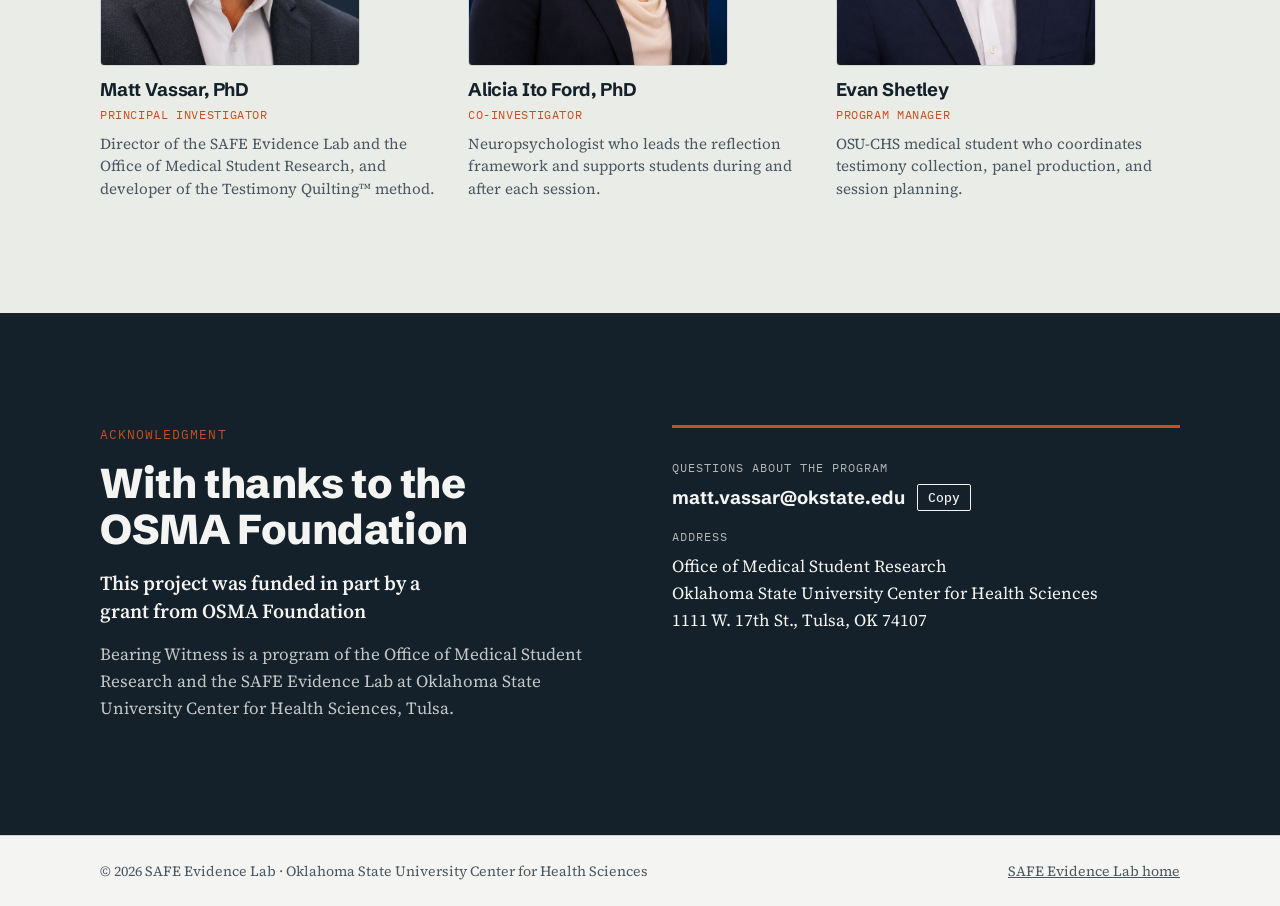
<file: bearing-witness.html>
<!doctype html>
<html lang="en">
<head>
<meta charset="utf-8">
<meta name="viewport" content="width=device-width, initial-scale=1, viewport-fit=cover">
<title>Bearing Witness · SAFE Evidence Lab</title>
<meta name="description" content="Bearing Witness is a medical student enrichment program in patient safety and physician professionalism at Oklahoma State University Center for Health Sciences, funded in part by a grant from OSMA Foundation.">
<link rel="preconnect" href="https://fonts.googleapis.com">
<link rel="preconnect" href="https://fonts.gstatic.com" crossorigin>
<link rel="stylesheet" href="https://fonts.googleapis.com/css2?family=Schibsted+Grotesk:wght@500;700;800&family=Source+Serif+4:ital,opsz,wght@0,8..60,400;0,8..60,600;1,8..60,400&family=IBM+Plex+Mono:wght@400;500&display=swap">
<link rel="stylesheet" href="assets/style.css">
<meta property="og:title" content="Bearing Witness">
<meta property="og:description" content="A medical student enrichment program in patient safety and physician professionalism. This project was funded in part by a grant from OSMA Foundation.">
</head>
<body>
<a class="skip" href="#main">Skip to content</a>

<header class="site-header">
  <div class="wrap header-inner">
    <a class="brand" href="index.html" aria-label="SAFE Evidence Lab home">
      <span class="brand-mark" aria-hidden="true"><span></span><span></span><span></span></span>
      <span class="brand-text"><strong>SAFE</strong> Evidence Lab</span>
    </a>
    <button class="nav-toggle" id="nav-toggle" aria-expanded="false" aria-controls="site-nav">Menu</button>
    <nav class="site-nav" id="site-nav" aria-label="Sections">
      <a href="index.html#research">Research</a>
      <a href="index.html#projects" aria-current="page">Projects</a>
      <a href="index.html#people">People</a>
      <a href="index.html#funding">Funding</a>
      <a href="index.html#publications">Publications</a>
      <a href="index.html#training">Training</a>
      <a href="index.html#contact">Contact</a>
    </nav>
  </div>
</header>

<main id="main">

  <!-- HERO -->
  <section class="hero bw-hero" id="top">
    <div class="wrap">
      <p class="breadcrumb mono"><a href="index.html">SAFE Evidence Lab</a> <span aria-hidden="true">/</span> <a href="index.html#projects">Projects</a></p>
      <div class="bw-hero-grid">
        <div class="hero-copy">
          <p class="eyebrow">Medical student enrichment program</p>
          <h1>Bearing Witness</h1>
          <p class="lede">A program in patient safety and physician professionalism that asks future physicians to receive the testimony of people who have lived through medical harm, before they are ever in a position to cause it.</p>
        </div>

        <aside class="funder-card" aria-labelledby="funder-h">
          <p class="funder-label mono" id="funder-h">Funding acknowledgment</p>
          <div class="funder-logo">
            <img src="images/osma-logo.jpg" alt="Oklahoma State Medical Association" width="219" height="76">
          </div>
          <p class="funder-text">This project was funded in part by a grant from OSMA Foundation</p>
        </aside>
      </div>
    </div>
  </section>

  <!-- INSTALLATION IMAGE -->
  <figure class="bw-figure">
    <div class="wrap">
      <img src="images/bearing-witness-gallery.jpg" width="1672" height="941" alt="Hand-stitched fabric testimony panels in muted blue, rust, rose, and sage hang from the ceiling of a sunlit gallery, with headphones on a wooden pedestal in front of them.">
      <figcaption>Concept rendering of the planned testimony panel installation at OSU-CHS.</figcaption>
    </div>
  </figure>

  <!-- WHY -->
  <section class="section" aria-labelledby="why-h">
    <div class="wrap bw-two">
      <div>
        <p class="eyebrow">Why this program</p>
        <h2 id="why-h">Knowing the checklist is not the same as hearing the patient.</h2>
      </div>
      <div class="bw-prose">
        <p>Medical education teaches root cause analysis, checklists, and disclosure scripts. Knowledge alone rarely changes how a physician responds when harm occurs. What changes practice is sustained engagement with the patient's experience: the capacity to listen, stay present with discomfort, and take the human consequences of a clinical decision seriously.</p>
        <p>Until now, students at Oklahoma State University Center for Health Sciences have had no structured opportunity to hear directly from patients, families, and clinicians about medical harm. Most will go on to practice in rural and underserved Oklahoma communities, where patient safety failures carry an especially high cost. Bearing Witness creates that opportunity and builds it into a resource the school can use year after year.</p>
      </div>
    </div>
  </section>

  <!-- HOW IT WORKS -->
  <section class="section section-alt" aria-labelledby="how-h">
    <div class="wrap">
      <header class="section-head">
        <p class="eyebrow">How it works</p>
        <h2 id="how-h">From a recorded story to a panel on the wall</h2>
        <p class="section-intro">The program runs in three phases. Each one is carried out in Oklahoma, with Oklahoma voices, by OSU-CHS students and local makers.</p>
      </header>

      <ol class="phases">
        <li class="phase">
          <p class="phase-when mono">Fall 2026</p>
          <h3>Testimony collection</h3>
          <p>Trained OSU-CHS medical students conduct IRB-approved, recorded interviews with patients, family members, and healthcare providers who have experienced or witnessed medical harm. Every participant gives informed consent and decides how their story may be used.</p>
        </li>
        <li class="phase">
          <p class="phase-when mono">Winter 2026–27</p>
          <h3>Textile panels</h3>
          <p>Oklahoma quilters translate curated testimonies into abstract fabric panels using the Testimony Quilting™ method, which encodes each narrative in color, pattern, and stitch. Where possible, storytellers help design their own panel. The finished panels stay at OSU-CHS for annual use.</p>
        </li>
        <li class="phase">
          <p class="phase-when mono">Spring 2027</p>
          <h3>The session</h3>
          <p>Students walk among the panels and scan a QR code beside each one to hear the original testimony on their own phone and headphones. The session then moves to guided reflection and a professional discussion.</p>
        </li>
      </ol>
    </div>
  </section>

  <!-- THE SESSION -->
  <section class="section" aria-labelledby="session-h">
    <div class="wrap bw-two">
      <div>
        <p class="eyebrow">The session</p>
        <h2 id="session-h">Two hours, three movements</h2>
        <p class="section-intro">The session is voluntary and open to OSU-CHS medical students in every year. A neuropsychologist is present throughout, and every participant is connected to campus counseling resources.</p>
      </div>
      <ol class="movements">
        <li>
          <span class="mv-time mono">60 min</span>
          <div><h3>Encounter</h3><p>Students move slowly through the testimony panels, listening to the recorded accounts behind them. Facilitated prompts connect what the panel shows to what the speaker said.</p></div>
        </li>
        <li>
          <span class="mv-time mono">30 min</span>
          <div><h3>Reflection</h3><p>A structured written reflection asks what was heard, what it evoked, and what it means for how each student intends to practice.</p></div>
        </li>
        <li>
          <span class="mv-time mono">30 min</span>
          <div><h3>Dialogue</h3><p>A professional discussion on error disclosure, accountability, and patient safety advocacy in Oklahoma.</p></div>
        </li>
      </ol>
    </div>
  </section>

  <!-- WHY TEXTILES -->
  <section class="section section-alt" aria-labelledby="textile-h">
    <div class="wrap bw-two">
      <div>
        <p class="eyebrow">Why textiles</p>
        <h2 id="textile-h">A slow medium for hard material</h2>
      </div>
      <div class="bw-prose">
        <p>Video and lecture formats tend to put learners into the same passive mode they use for didactic content. An abstract fabric panel works differently. It asks the viewer to slow down, read color and pattern, and hold an image alongside a spoken account. That is close to the clinical skill the program is trying to build: staying present with a patient who is describing something painful.</p>
        <p>Because the panels are durable and the recordings are archived, a single investment serves many cohorts of students, and future cohorts can add new testimony to the collection.</p>
      </div>
    </div>
  </section>

  <!-- EVALUATION -->
  <section class="section" aria-labelledby="eval-h">
    <div class="wrap">
      <header class="section-head">
        <p class="eyebrow">Evaluation</p>
        <h2 id="eval-h">How we will know it worked</h2>
      </header>
      <ul class="eval-list">
        <li><h3>Before and after</h3><p>Anonymous pre- and post-session surveys on empathy, readiness to discuss medical harm with patients, and comfort acknowledging error.</p></li>
        <li><h3>Reflections</h3><p>With permission, students' written reflections are coded and analyzed for recurring themes.</p></li>
        <li><h3>Reporting</h3><p>Findings go to the OSMA Foundation in a written outcome brief, and a student presents the results at an OSMA or regional meeting.</p></li>
      </ul>
    </div>
  </section>

  <!-- TEAM -->
  <section class="section section-alt" aria-labelledby="team-h">
    <div class="wrap">
      <header class="section-head">
        <p class="eyebrow">Program team</p>
        <h2 id="team-h">Who runs Bearing Witness</h2>
      </header>
      <div class="people-grid bw-team">
        <article class="person">
          <div data-portrait="matt-vassar" data-name="Matt Vassar"></div>
          <div class="person-body">
            <h4 class="person-name">Matt Vassar, PhD</h4>
            <p class="person-role mono">Principal Investigator</p>
            <p class="person-focus">Director of the SAFE Evidence Lab and the Office of Medical Student Research, and developer of the Testimony Quilting™ method.</p>
          </div>
        </article>
        <article class="person">
          <div data-portrait="alicia-ito-ford" data-name="Alicia Ito Ford"></div>
          <div class="person-body">
            <h4 class="person-name">Alicia Ito Ford, PhD</h4>
            <p class="person-role mono">Co-Investigator</p>
            <p class="person-focus">Neuropsychologist who leads the reflection framework and supports students during and after each session.</p>
          </div>
        </article>
        <article class="person">
          <div data-portrait="evan-shetley" data-name="Evan Shetley"></div>
          <div class="person-body">
            <h4 class="person-name">Evan Shetley</h4>
            <p class="person-role mono">Program Manager</p>
            <p class="person-focus">OSU-CHS medical student who coordinates testimony collection, panel production, and session planning.</p>
          </div>
        </article>
      </div>
    </div>
  </section>

  <!-- ACKNOWLEDGMENT + CONTACT -->
  <section class="section contact" id="contact" aria-labelledby="ack-h">
    <div class="wrap contact-grid">
      <div>
        <p class="eyebrow">Acknowledgment</p>
        <h2 id="ack-h">With thanks to the OSMA Foundation</h2>
        <p class="ack-statement">This project was funded in part by a grant from OSMA Foundation</p>
        <p class="section-intro">Bearing Witness is a program of the Office of Medical Student Research and the SAFE Evidence Lab at Oklahoma State University Center for Health Sciences, Tulsa.</p>
      </div>
      <address class="contact-card">
        <p class="contact-label mono">Questions about the program</p>
        <p class="contact-row"><span id="email-text">matt.vassar@okstate.edu</span>
          <button type="button" class="copy-btn" id="copy-email">Copy</button></p>
        <p class="contact-label mono">Address</p>
        <p>Office of Medical Student Research<br>Oklahoma State University Center for Health Sciences<br>1111 W. 17th St., Tulsa, OK 74107</p>
      </address>
    </div>
  </section>
</main>

<footer class="site-footer">
  <div class="wrap footer-inner">
    <p>© <span id="year">2026</span> SAFE Evidence Lab · Oklahoma State University Center for Health Sciences</p>
    <p><a href="index.html">SAFE Evidence Lab home</a></p>
  </div>
</footer>

<script src="assets/data.js"></script>
<script src="assets/main.js"></script>
</body>
</html>
</file>
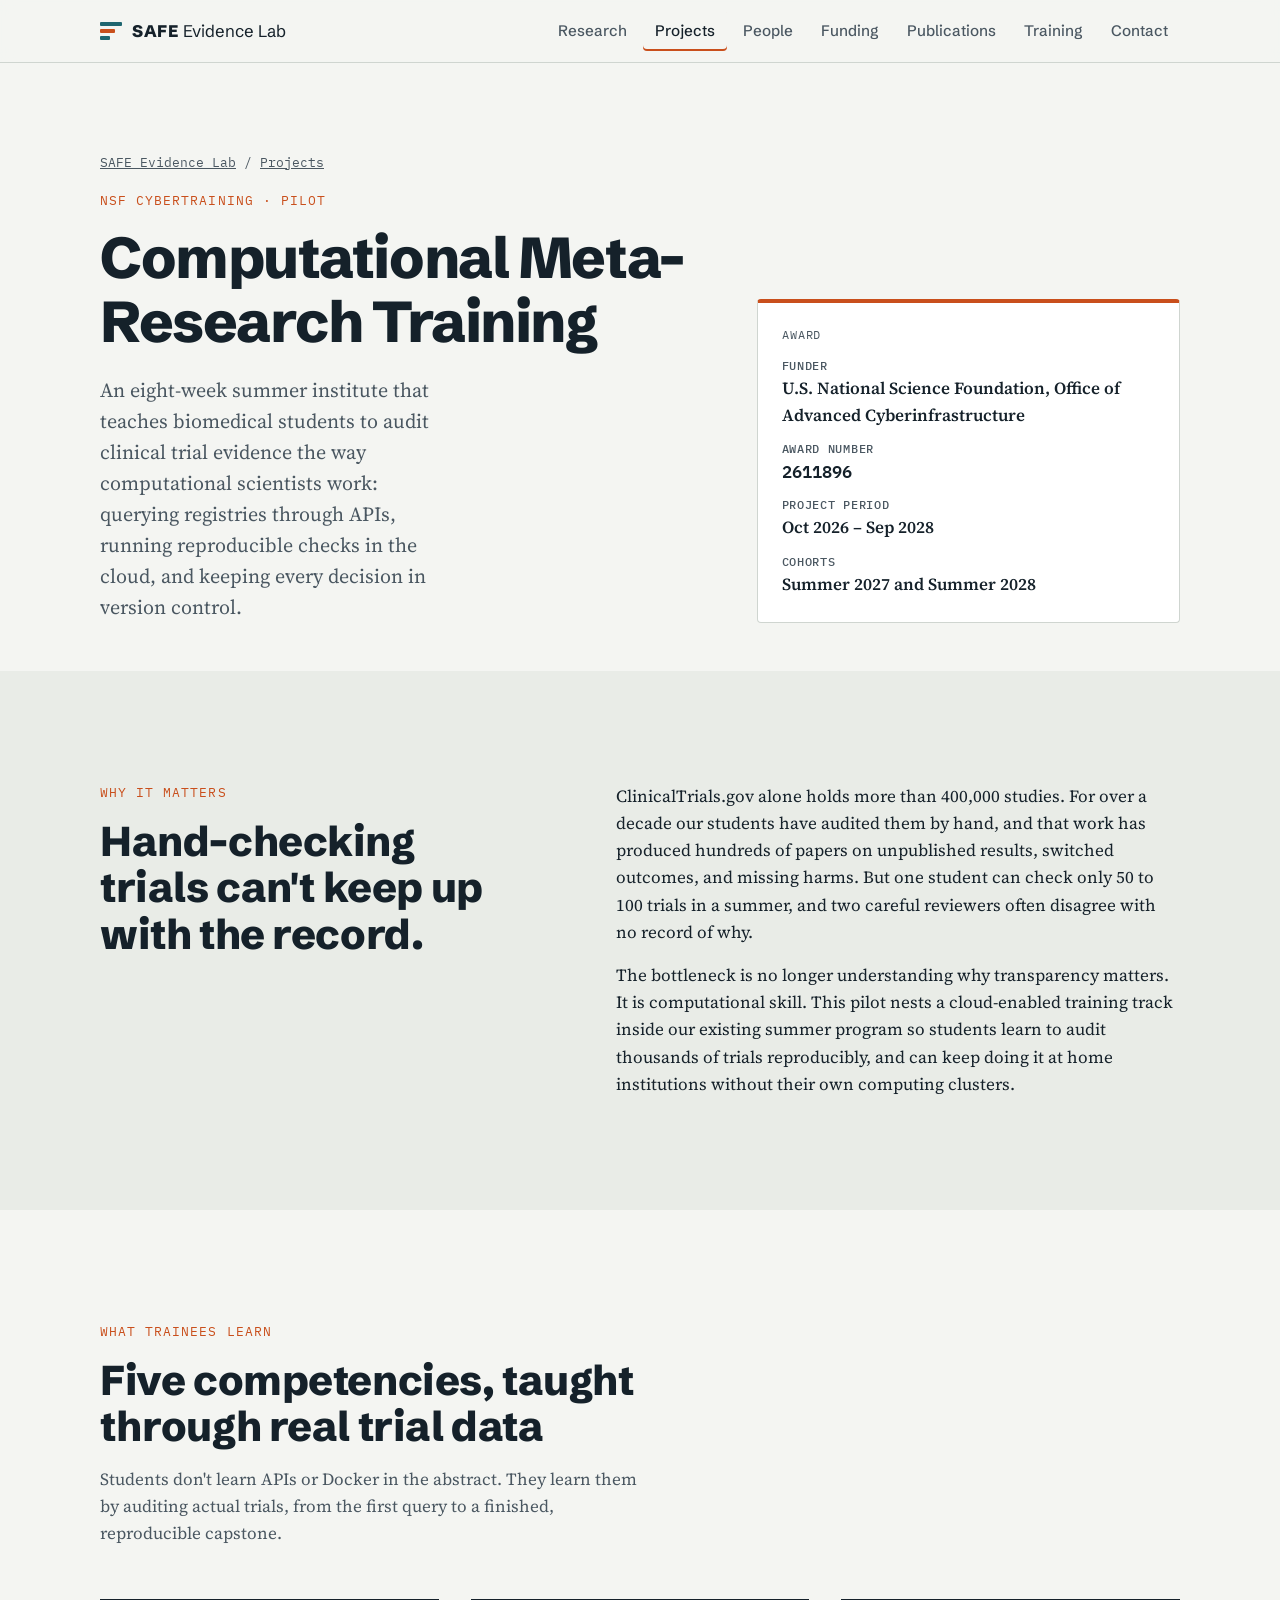
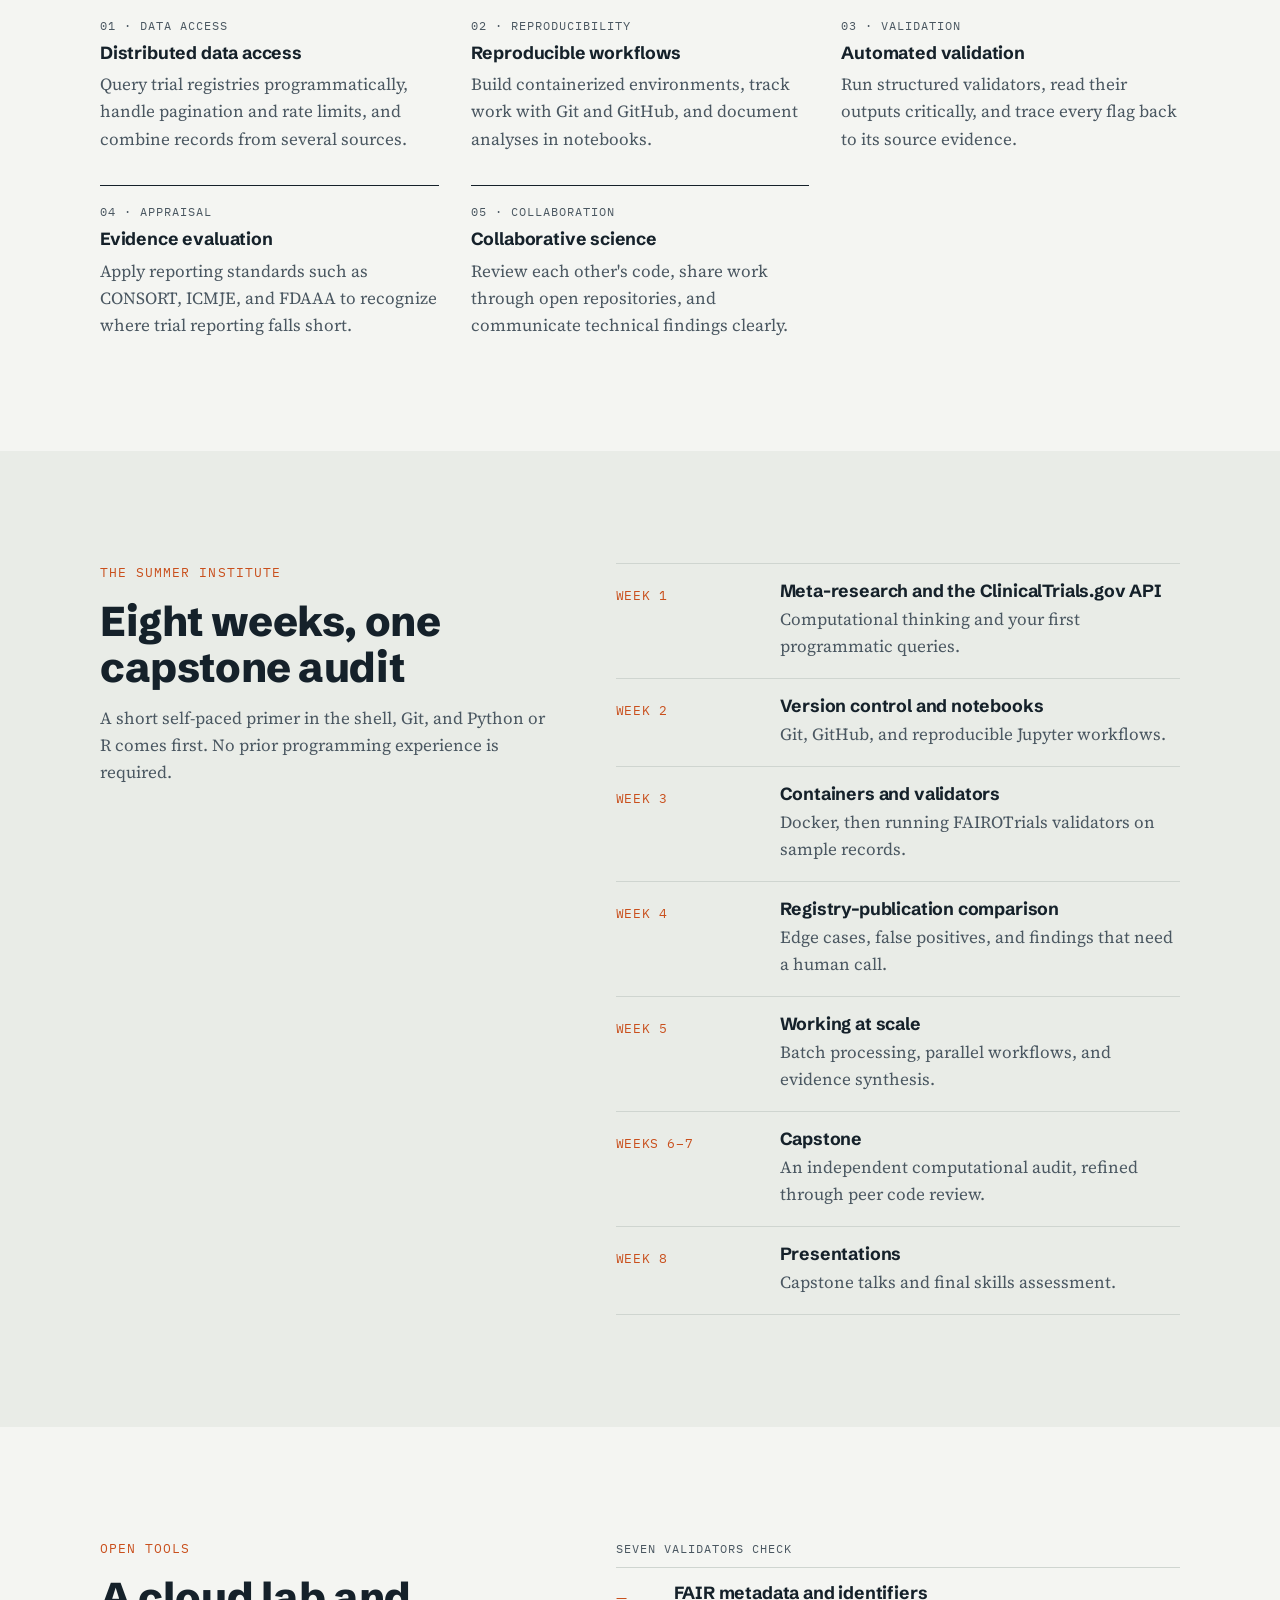
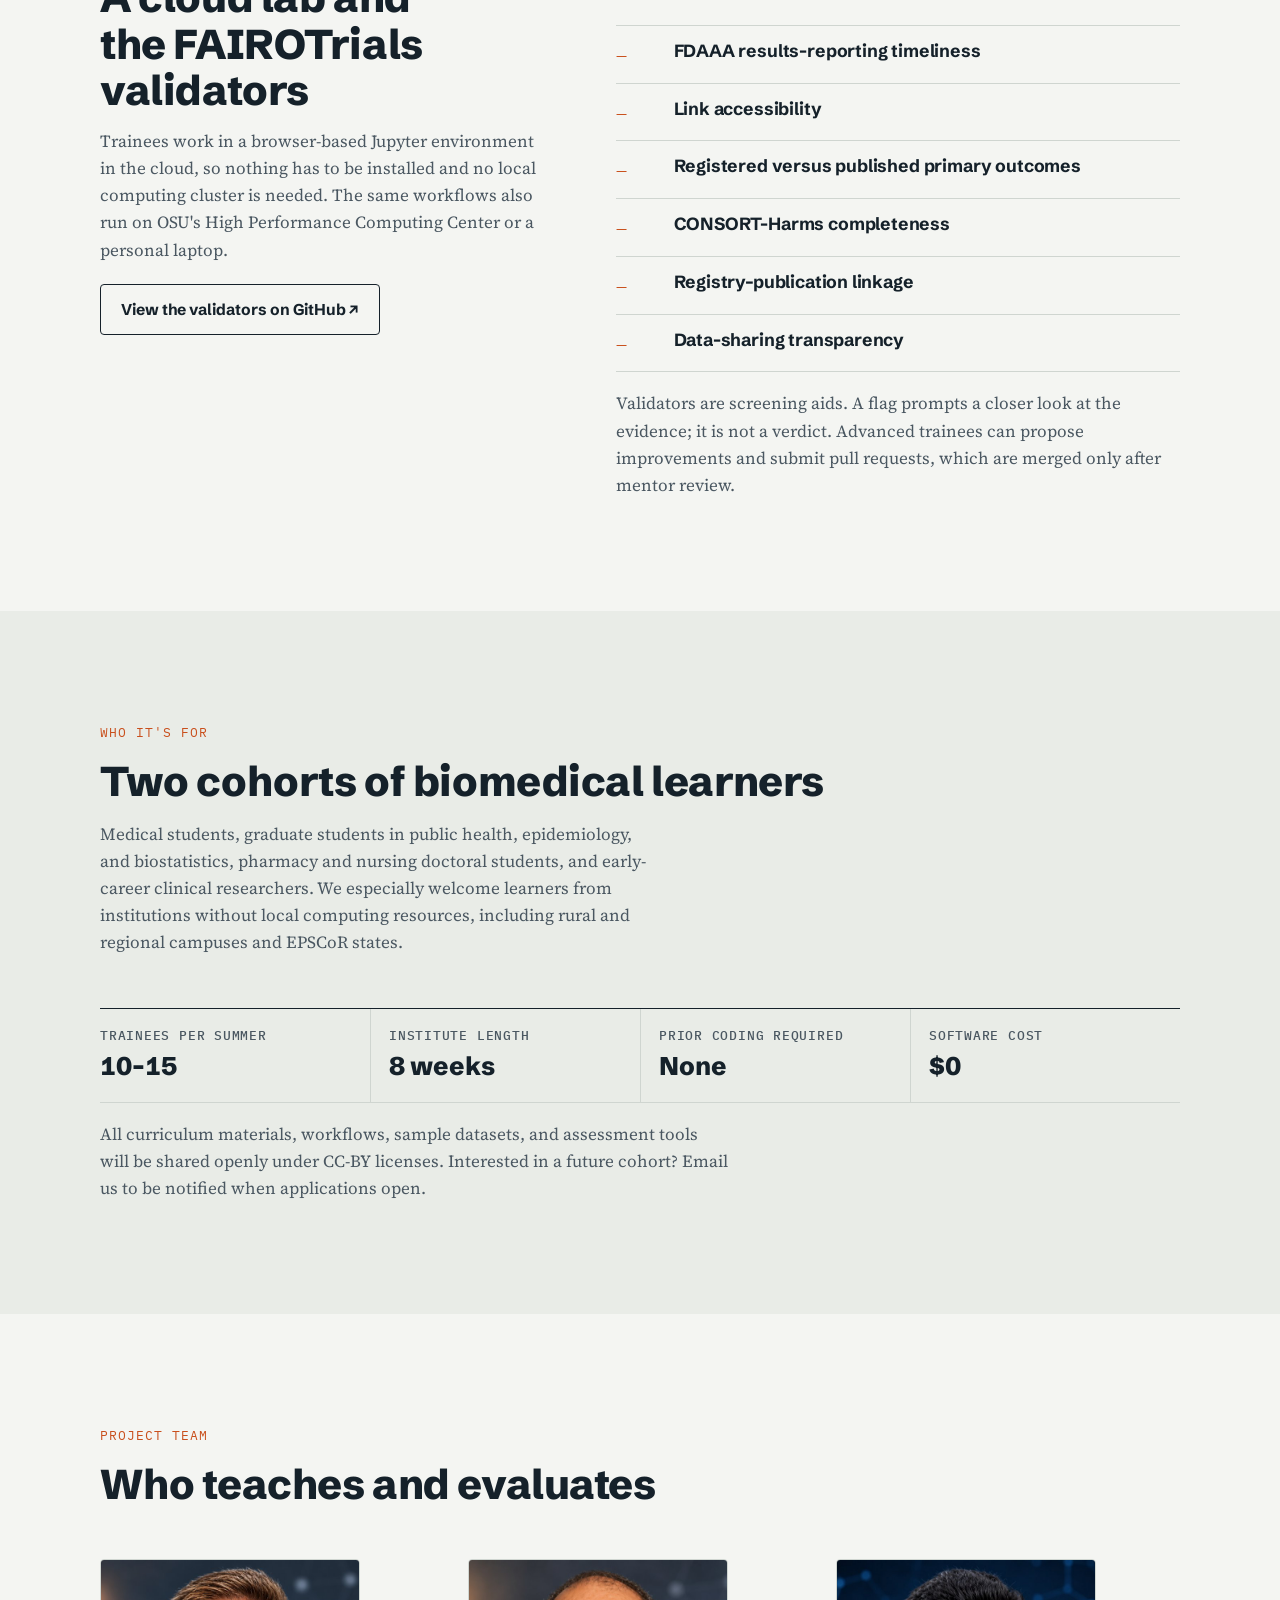
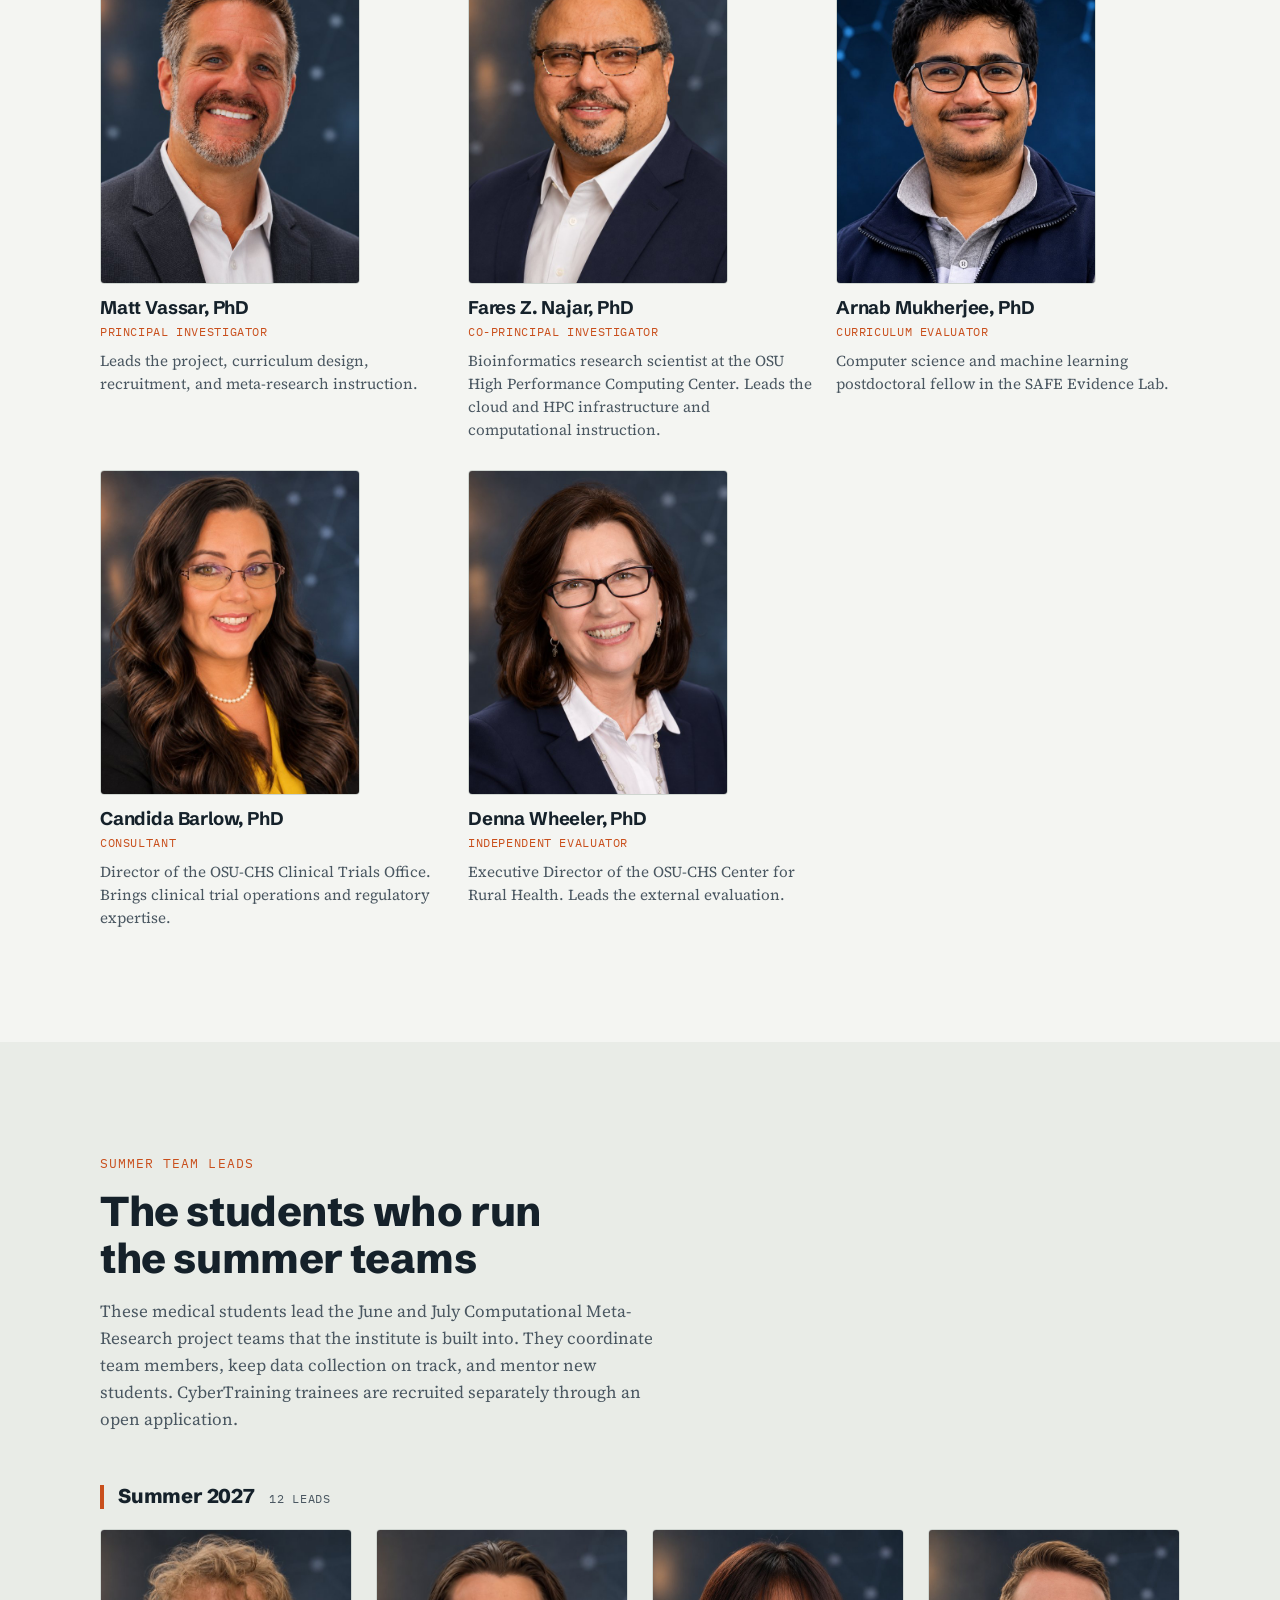
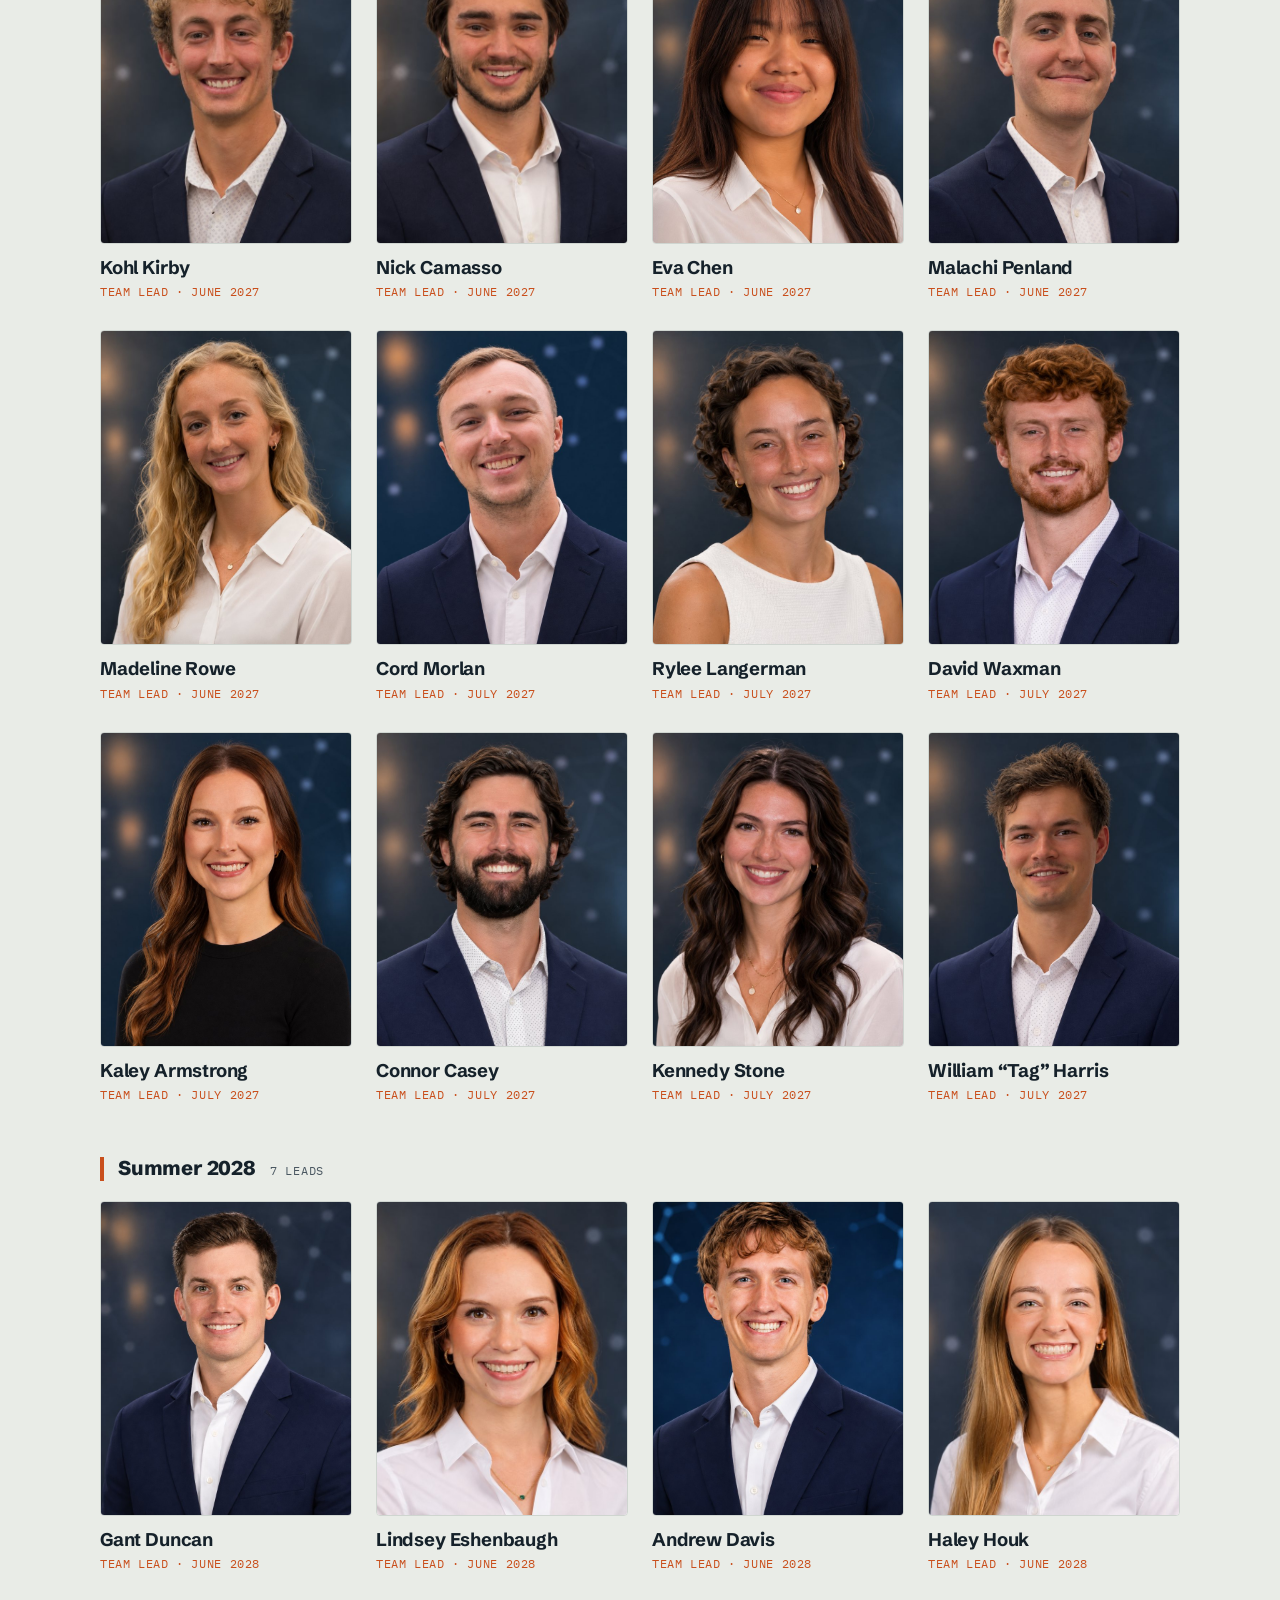
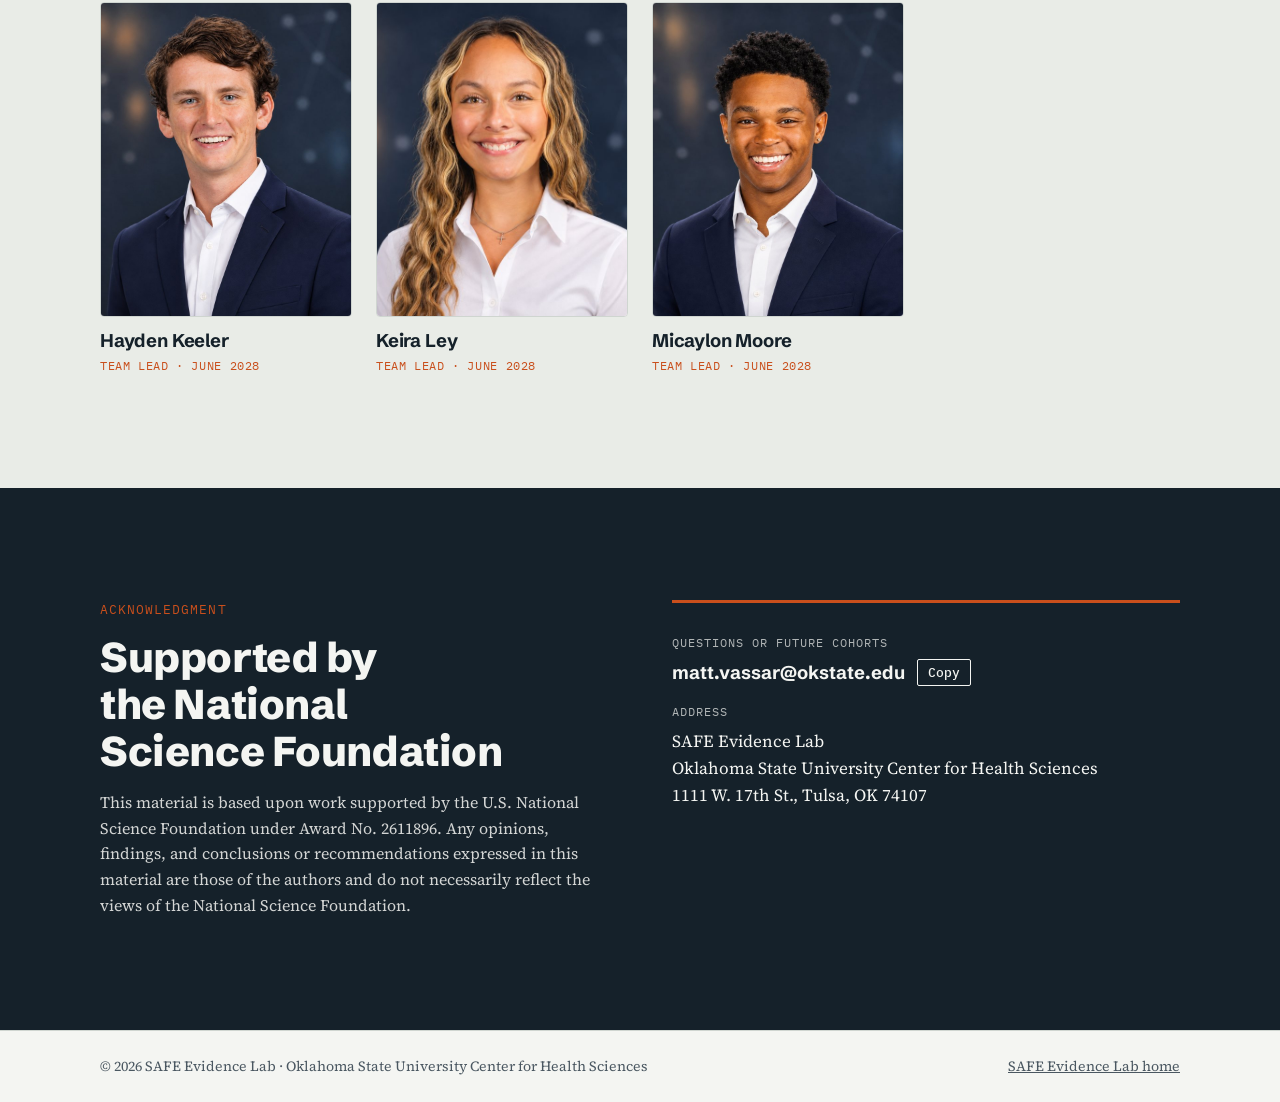
<file: cybertraining.html>
<!doctype html>
<html lang="en">
<head>
<meta charset="utf-8">
<meta name="viewport" content="width=device-width, initial-scale=1, viewport-fit=cover">
<title>Computational Meta-Research Training · SAFE Evidence Lab</title>
<meta name="description" content="An NSF CyberTraining pilot that teaches biomedical students to audit clinical trial evidence at scale with cloud tools, version control, containers, and open-source validators.">
<link rel="preconnect" href="https://fonts.googleapis.com">
<link rel="preconnect" href="https://fonts.gstatic.com" crossorigin>
<link rel="stylesheet" href="https://fonts.googleapis.com/css2?family=Schibsted+Grotesk:wght@500;700;800&family=Source+Serif+4:ital,opsz,wght@0,8..60,400;0,8..60,600;1,8..60,400&family=IBM+Plex+Mono:wght@400;500&display=swap">
<link rel="stylesheet" href="assets/style.css">
<meta property="og:title" content="Cloud-Enabled Computational Meta-Research Training">
<meta property="og:description" content="NSF CyberTraining Pilot (Award 2611896) at the SAFE Evidence Lab, OSU Center for Health Sciences.">
</head>
<body>
<a class="skip" href="#main">Skip to content</a>

<header class="site-header">
  <div class="wrap header-inner">
    <a class="brand" href="index.html" aria-label="SAFE Evidence Lab home">
      <span class="brand-mark" aria-hidden="true"><span></span><span></span><span></span></span>
      <span class="brand-text"><strong>SAFE</strong> Evidence Lab</span>
    </a>
    <button class="nav-toggle" id="nav-toggle" aria-expanded="false" aria-controls="site-nav">Menu</button>
    <nav class="site-nav" id="site-nav" aria-label="Sections">
      <a href="index.html#research">Research</a>
      <a href="index.html#projects" aria-current="page">Projects</a>
      <a href="index.html#people">People</a>
      <a href="index.html#funding">Funding</a>
      <a href="index.html#publications">Publications</a>
      <a href="index.html#training">Training</a>
      <a href="index.html#contact">Contact</a>
    </nav>
  </div>
</header>

<main id="main">

  <!-- HERO -->
  <section class="hero bw-hero" id="top">
    <div class="wrap">
      <p class="breadcrumb mono"><a href="index.html">SAFE Evidence Lab</a> <span aria-hidden="true">/</span> <a href="index.html#projects">Projects</a></p>
      <div class="bw-hero-grid">
        <div class="hero-copy">
          <p class="eyebrow">NSF CyberTraining · Pilot</p>
          <h1 class="r01-title">Computational Meta-Research Training</h1>
          <p class="lede">An eight-week summer institute that teaches biomedical students to audit clinical trial evidence the way computational scientists work: querying registries through APIs, running reproducible checks in the cloud, and keeping every decision in version control.</p>
        </div>

        <aside class="funder-card" aria-labelledby="award-h">
          <p class="funder-label mono" id="award-h">Award</p>
          <dl class="award-facts">
            <div><dt>Funder</dt><dd>U.S. National Science Foundation, Office of Advanced Cyberinfrastructure</dd></div>
            <div><dt>Award number</dt><dd class="mono">2611896</dd></div>
            <div><dt>Project period</dt><dd>Oct 2026 – Sep 2028</dd></div>
            <div><dt>Cohorts</dt><dd>Summer 2027 and Summer 2028</dd></div>
          </dl>
        </aside>
      </div>
    </div>
  </section>

  <!-- WHY -->
  <section class="section section-alt" aria-labelledby="why-h">
    <div class="wrap bw-two">
      <div>
        <p class="eyebrow">Why it matters</p>
        <h2 id="why-h">Hand-checking trials can't keep up with the record.</h2>
      </div>
      <div class="bw-prose">
        <p>ClinicalTrials.gov alone holds more than 400,000 studies. For over a decade our students have audited them by hand, and that work has produced hundreds of papers on unpublished results, switched outcomes, and missing harms. But one student can check only 50 to 100 trials in a summer, and two careful reviewers often disagree with no record of why.</p>
        <p>The bottleneck is no longer understanding why transparency matters. It is computational skill. This pilot nests a cloud-enabled training track inside our existing summer program so students learn to audit thousands of trials reproducibly, and can keep doing it at home institutions without their own computing clusters.</p>
      </div>
    </div>
  </section>

  <!-- COMPETENCIES -->
  <section class="section" aria-labelledby="skills-h">
    <div class="wrap">
      <header class="section-head">
        <p class="eyebrow">What trainees learn</p>
        <h2 id="skills-h">Five competencies, taught through real trial data</h2>
        <p class="section-intro">Students don't learn APIs or Docker in the abstract. They learn them by auditing actual trials, from the first query to a finished, reproducible capstone.</p>
      </header>
      <ul class="eval-list skill-list">
        <li><p class="role-label mono">01 · Data access</p><h3>Distributed data access</h3><p>Query trial registries programmatically, handle pagination and rate limits, and combine records from several sources.</p></li>
        <li><p class="role-label mono">02 · Reproducibility</p><h3>Reproducible workflows</h3><p>Build containerized environments, track work with Git and GitHub, and document analyses in notebooks.</p></li>
        <li><p class="role-label mono">03 · Validation</p><h3>Automated validation</h3><p>Run structured validators, read their outputs critically, and trace every flag back to its source evidence.</p></li>
        <li><p class="role-label mono">04 · Appraisal</p><h3>Evidence evaluation</h3><p>Apply reporting standards such as CONSORT, ICMJE, and FDAAA to recognize where trial reporting falls short.</p></li>
        <li><p class="role-label mono">05 · Collaboration</p><h3>Collaborative science</h3><p>Review each other's code, share work through open repositories, and communicate technical findings clearly.</p></li>
      </ul>
    </div>
  </section>

  <!-- THE INSTITUTE -->
  <section class="section section-alt" aria-labelledby="weeks-h">
    <div class="wrap bw-two">
      <div>
        <p class="eyebrow">The summer institute</p>
        <h2 id="weeks-h">Eight weeks, one capstone audit</h2>
        <p class="section-intro">A short self-paced primer in the shell, Git, and Python or R comes first. No prior programming experience is required.</p>
      </div>
      <ol class="timeline weeks">
        <li><p class="tl-year mono">Week 1</p><h3>Meta-research and the ClinicalTrials.gov API</h3><p>Computational thinking and your first programmatic queries.</p></li>
        <li><p class="tl-year mono">Week 2</p><h3>Version control and notebooks</h3><p>Git, GitHub, and reproducible Jupyter workflows.</p></li>
        <li><p class="tl-year mono">Week 3</p><h3>Containers and validators</h3><p>Docker, then running FAIROTrials validators on sample records.</p></li>
        <li><p class="tl-year mono">Week 4</p><h3>Registry–publication comparison</h3><p>Edge cases, false positives, and findings that need a human call.</p></li>
        <li><p class="tl-year mono">Week 5</p><h3>Working at scale</h3><p>Batch processing, parallel workflows, and evidence synthesis.</p></li>
        <li><p class="tl-year mono">Weeks 6–7</p><h3>Capstone</h3><p>An independent computational audit, refined through peer code review.</p></li>
        <li><p class="tl-year mono">Week 8</p><h3>Presentations</h3><p>Capstone talks and final skills assessment.</p></li>
      </ol>
    </div>
  </section>

  <!-- TOOLS -->
  <section class="section" aria-labelledby="tools-h">
    <div class="wrap bw-two">
      <div>
        <p class="eyebrow">Open tools</p>
        <h2 id="tools-h">A cloud lab and the FAIROTrials validators</h2>
        <p class="section-intro">Trainees work in a browser-based Jupyter environment in the cloud, so nothing has to be installed and no local computing cluster is needed. The same workflows also run on OSU's High Performance Computing Center or a personal laptop.</p>
        <p><a class="btn btn-ghost repo-btn" href="https://github.com/mattvassar-ux/fairotrials-validators" target="_blank" rel="noopener">View the validators on GitHub ↗</a></p>
      </div>
      <div>
        <p class="role-label mono validator-head">Seven validators check</p>
        <ul class="gap-list">
          <li><span class="gap-mark" aria-hidden="true">—</span><div><h3>FAIR metadata and identifiers</h3></div></li>
          <li><span class="gap-mark" aria-hidden="true">—</span><div><h3>FDAAA results-reporting timeliness</h3></div></li>
          <li><span class="gap-mark" aria-hidden="true">—</span><div><h3>Link accessibility</h3></div></li>
          <li><span class="gap-mark" aria-hidden="true">—</span><div><h3>Registered versus published primary outcomes</h3></div></li>
          <li><span class="gap-mark" aria-hidden="true">—</span><div><h3>CONSORT-Harms completeness</h3></div></li>
          <li><span class="gap-mark" aria-hidden="true">—</span><div><h3>Registry–publication linkage</h3></div></li>
          <li><span class="gap-mark" aria-hidden="true">—</span><div><h3>Data-sharing transparency</h3></div></li>
        </ul>
        <p class="deliv-note">Validators are screening aids. A flag prompts a closer look at the evidence; it is not a verdict. Advanced trainees can propose improvements and submit pull requests, which are merged only after mentor review.</p>
      </div>
    </div>
  </section>

  <!-- WHO + OUTPUTS -->
  <section class="section section-alt" aria-labelledby="who-h">
    <div class="wrap">
      <header class="section-head">
        <p class="eyebrow">Who it's for</p>
        <h2 id="who-h">Two cohorts of biomedical learners</h2>
        <p class="section-intro">Medical students, graduate students in public health, epidemiology, and biostatistics, pharmacy and nursing doctoral students, and early-career clinical researchers. We especially welcome learners from institutions without local computing resources, including rural and regional campuses and EPSCoR states.</p>
      </header>
      <dl class="facts deliv-facts">
        <div><dt>Trainees per summer</dt><dd>10–15</dd></div>
        <div><dt>Institute length</dt><dd>8 weeks</dd></div>
        <div><dt>Prior coding required</dt><dd>None</dd></div>
        <div><dt>Software cost</dt><dd>$0</dd></div>
      </dl>
      <p class="deliv-note">All curriculum materials, workflows, sample datasets, and assessment tools will be shared openly under CC-BY licenses. Interested in a future cohort? Email us to be notified when applications open.</p>
    </div>
  </section>

  <!-- TEAM -->
  <section class="section" aria-labelledby="team-h">
    <div class="wrap">
      <header class="section-head">
        <p class="eyebrow">Project team</p>
        <h2 id="team-h">Who teaches and evaluates</h2>
      </header>
      <div class="people-grid bw-team" id="ct-team"></div>
    </div>
  </section>

  <!-- SUMMER TEAM LEADS -->
  <section class="section section-alt" aria-labelledby="leads-h">
    <div class="wrap">
      <header class="section-head">
        <p class="eyebrow">Summer team leads</p>
        <h2 id="leads-h">The students who run the summer teams</h2>
        <p class="section-intro">These medical students lead the June and July Computational Meta-Research project teams that the institute is built into. They coordinate team members, keep data collection on track, and mentor new students. CyberTraining trainees are recruited separately through an open application.</p>
      </header>
      <div class="cohorts" id="ct-leads"></div>
    </div>
  </section>

  <!-- ACKNOWLEDGMENT + CONTACT -->
  <section class="section contact" id="contact" aria-labelledby="ack-h">
    <div class="wrap contact-grid">
      <div>
        <p class="eyebrow">Acknowledgment</p>
        <h2 id="ack-h">Supported by the National Science Foundation</h2>
        <p class="nih-statement">This material is based upon work supported by the U.S. National Science Foundation under Award No. 2611896. Any opinions, findings, and conclusions or recommendations expressed in this material are those of the authors and do not necessarily reflect the views of the National Science Foundation.</p>
      </div>
      <address class="contact-card">
        <p class="contact-label mono">Questions or future cohorts</p>
        <p class="contact-row"><span id="email-text">matt.vassar@okstate.edu</span>
          <button type="button" class="copy-btn" id="copy-email">Copy</button></p>
        <p class="contact-label mono">Address</p>
        <p>SAFE Evidence Lab<br>Oklahoma State University Center for Health Sciences<br>1111 W. 17th St., Tulsa, OK 74107</p>
      </address>
    </div>
  </section>
</main>

<footer class="site-footer">
  <div class="wrap footer-inner">
    <p>© <span id="year">2026</span> SAFE Evidence Lab · Oklahoma State University Center for Health Sciences</p>
    <p><a href="index.html">SAFE Evidence Lab home</a></p>
  </div>
</footer>

<script>
/* Project team. Headshots come from images/team/<photo>.jpg; initials show until one exists. */
window.CT_TEAM = [
  { name: "Matt Vassar, PhD", photo: "matt-vassar", role: "Principal Investigator",
    focus: "Leads the project, curriculum design, recruitment, and meta-research instruction." },
  { name: "Fares Z. Najar, PhD", photo: "fares-najar", role: "Co-Principal Investigator",
    focus: "Bioinformatics research scientist at the OSU High Performance Computing Center. Leads the cloud and HPC infrastructure and computational instruction." },
  { name: "Arnab Mukherjee, PhD", photo: "arnab-mukherjee", role: "Curriculum Evaluator",
    focus: "Computer science and machine learning postdoctoral fellow in the SAFE Evidence Lab." },
  { name: "Candida Barlow, PhD", photo: "candida-barlow", role: "Consultant",
    focus: "Director of the OSU-CHS Clinical Trials Office. Brings clinical trial operations and regulatory expertise." },
  { name: "Denna Wheeler, PhD", photo: "denna-wheeler", role: "Independent Evaluator",
    focus: "Executive Director of the OSU-CHS Center for Rural Health. Leads the external evaluation." }
];
(function () {
  var host = document.getElementById("ct-team");
  window.CT_TEAM.forEach(function (p) {
    var a = document.createElement("article"); a.className = "person";
    var slot = document.createElement("div");
    slot.setAttribute("data-portrait", p.photo); slot.setAttribute("data-name", p.name);
    var b = document.createElement("div"); b.className = "person-body";
    [["h4","person-name",p.name],["p","person-role mono",p.role],["p","person-focus",p.focus]].forEach(function (x) {
      var e = document.createElement(x[0]); e.className = x[1]; e.textContent = x[2]; b.appendChild(e);
    });
    a.appendChild(slot); a.appendChild(b); host.appendChild(a);
  });
})();
</script>
<script src="assets/data.js"></script>
<script>
/* Summer Computational Meta-Research team leads, pulled from assets/data.js. */
(function () {
  var host = document.getElementById("ct-leads");
  var S = window.SAFE || {}; if (!host || !S.students) return;
  var groups = [
    { id: "summer-2027", title: "Summer 2027" },
    { id: "summer-2028", title: "Summer 2028" }
  ];
  function mk(tag, cls, text) { var e = document.createElement(tag); if (cls) e.className = cls; if (text) e.textContent = text; return e; }
  groups.forEach(function (g) {
    var members = S.students.filter(function (s) {
      return (s.groups || []).indexOf(g.id) > -1 && /Computational Meta-Research/.test(s.work || "");
    });
    if (!members.length) return;
    var sec = mk("section", "cohort"); sec.dataset.group = g.id;
    var head = mk("div", "cohort-head");
    head.appendChild(mk("h4", "cohort-title", g.title));
    head.appendChild(mk("span", "cohort-count mono", members.length + " leads"));
    sec.appendChild(head);
    var grid = mk("div", "people-grid");
    members.forEach(function (p) {
      var a = mk("article", "person");
      var slot = mk("div"); slot.setAttribute("data-portrait", p.photo); slot.setAttribute("data-name", p.name);
      var b = mk("div", "person-body");
      var m = (p.work || "").match(/^(June|July) (\d{4})/);
      b.appendChild(mk("h4", "person-name", p.name));
      b.appendChild(mk("p", "person-role mono", "Team Lead" + (m ? " · " + m[1] + " " + m[2] : "")));
      a.appendChild(slot); a.appendChild(b); grid.appendChild(a);
    });
    sec.appendChild(grid); host.appendChild(sec);
  });
})();
</script>
<script src="assets/main.js"></script>
</body>
</html>
</file>
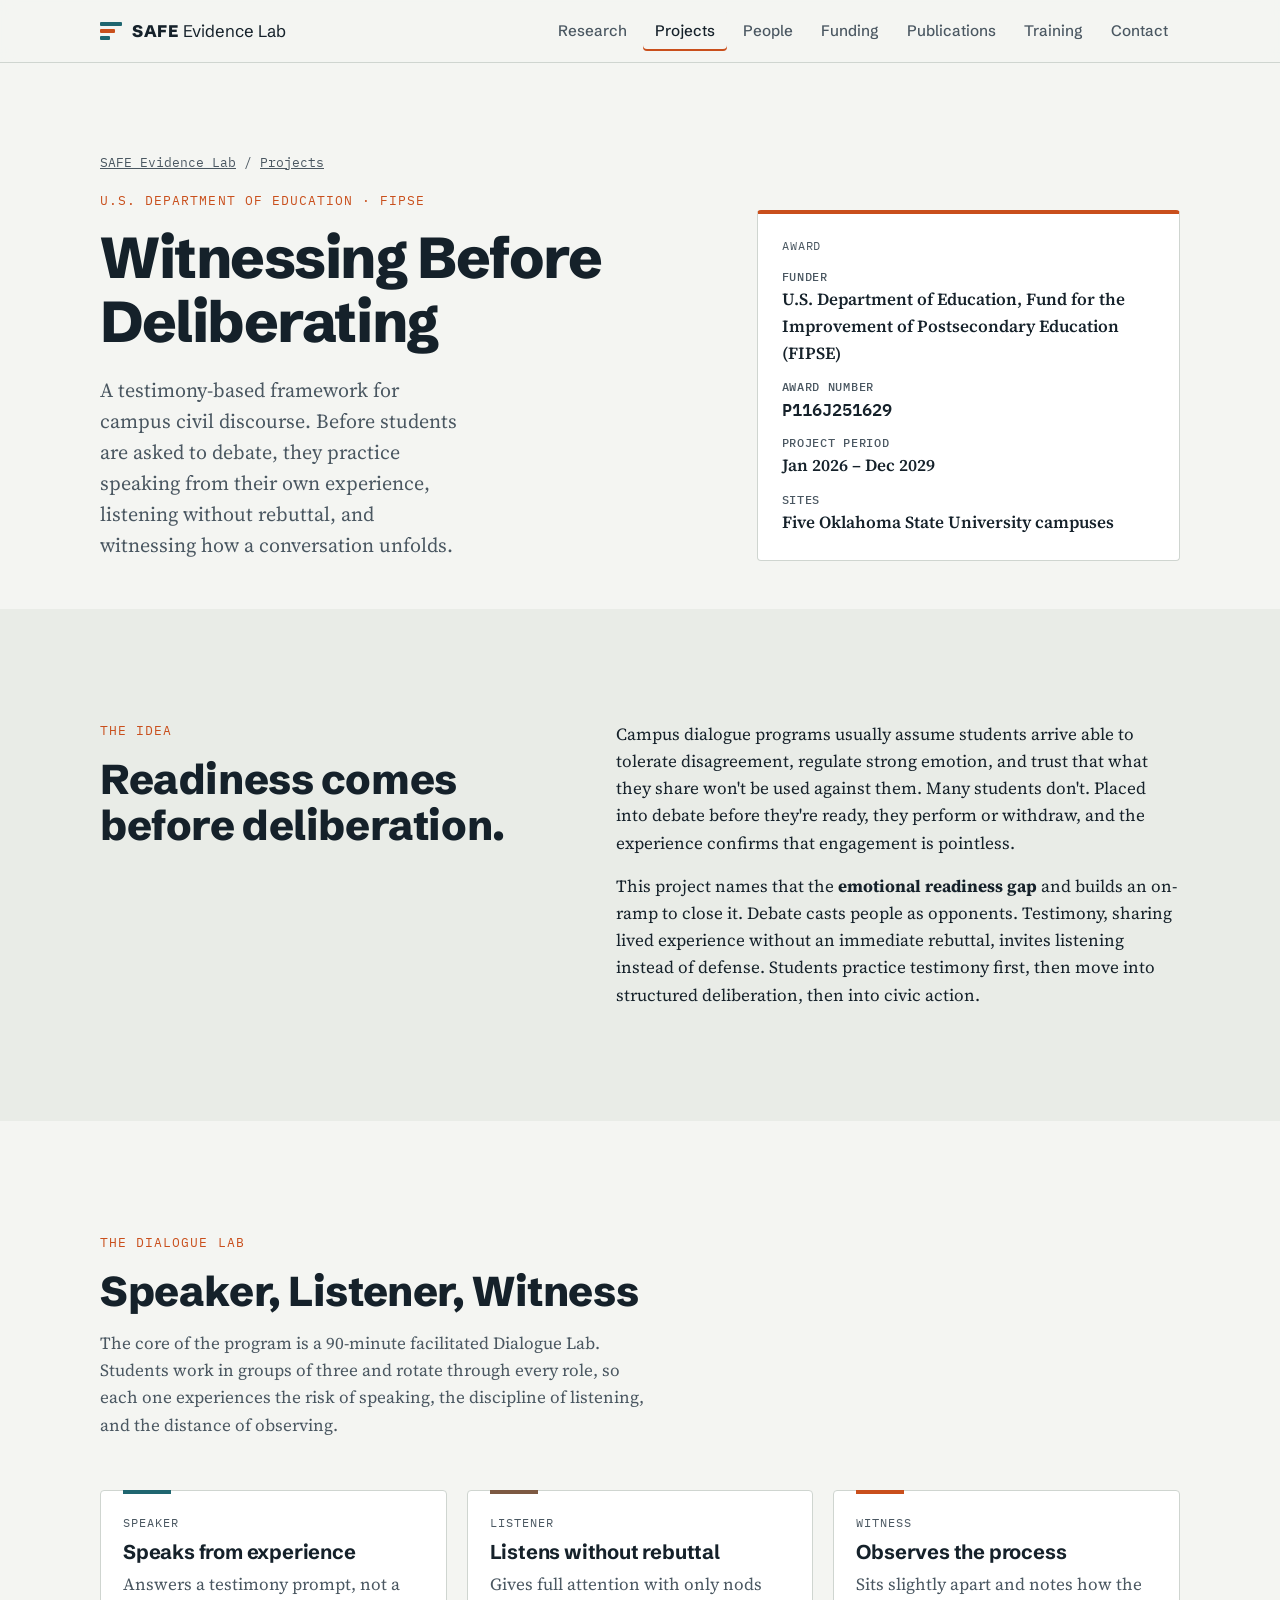
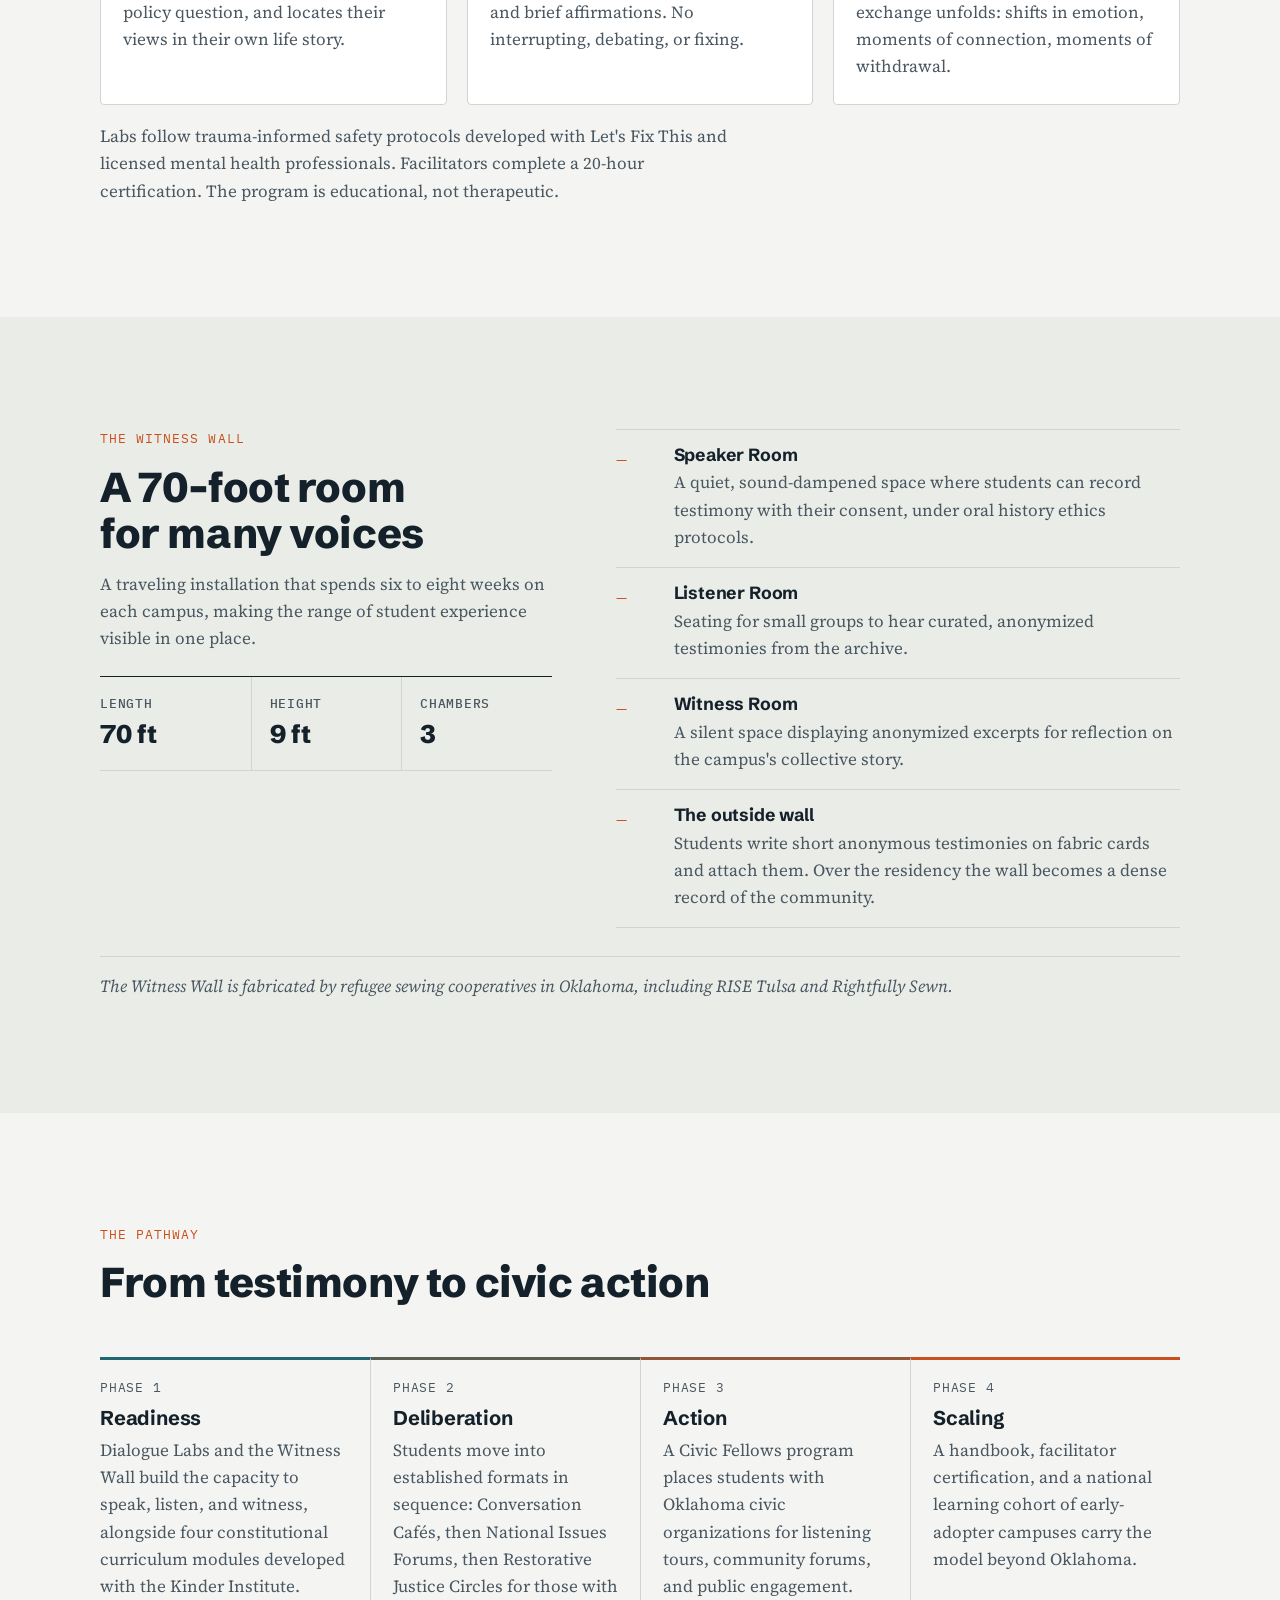
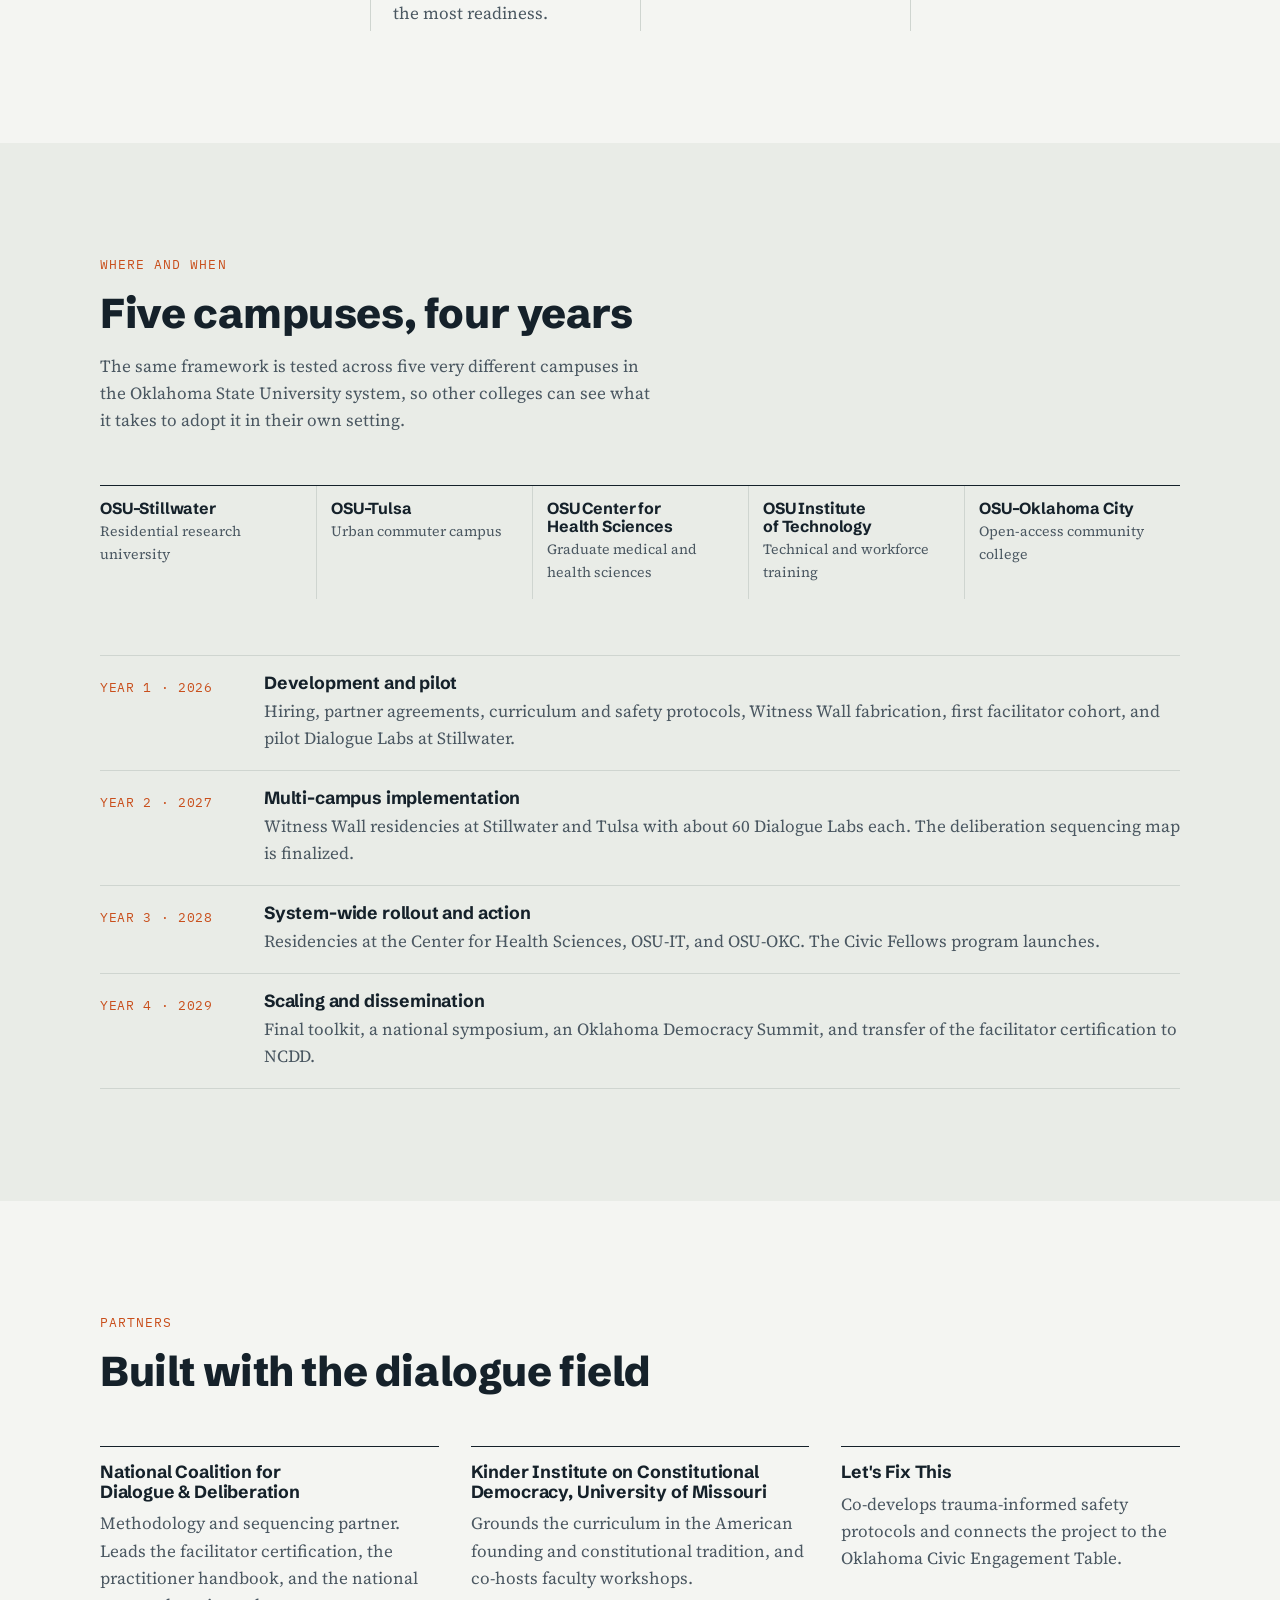
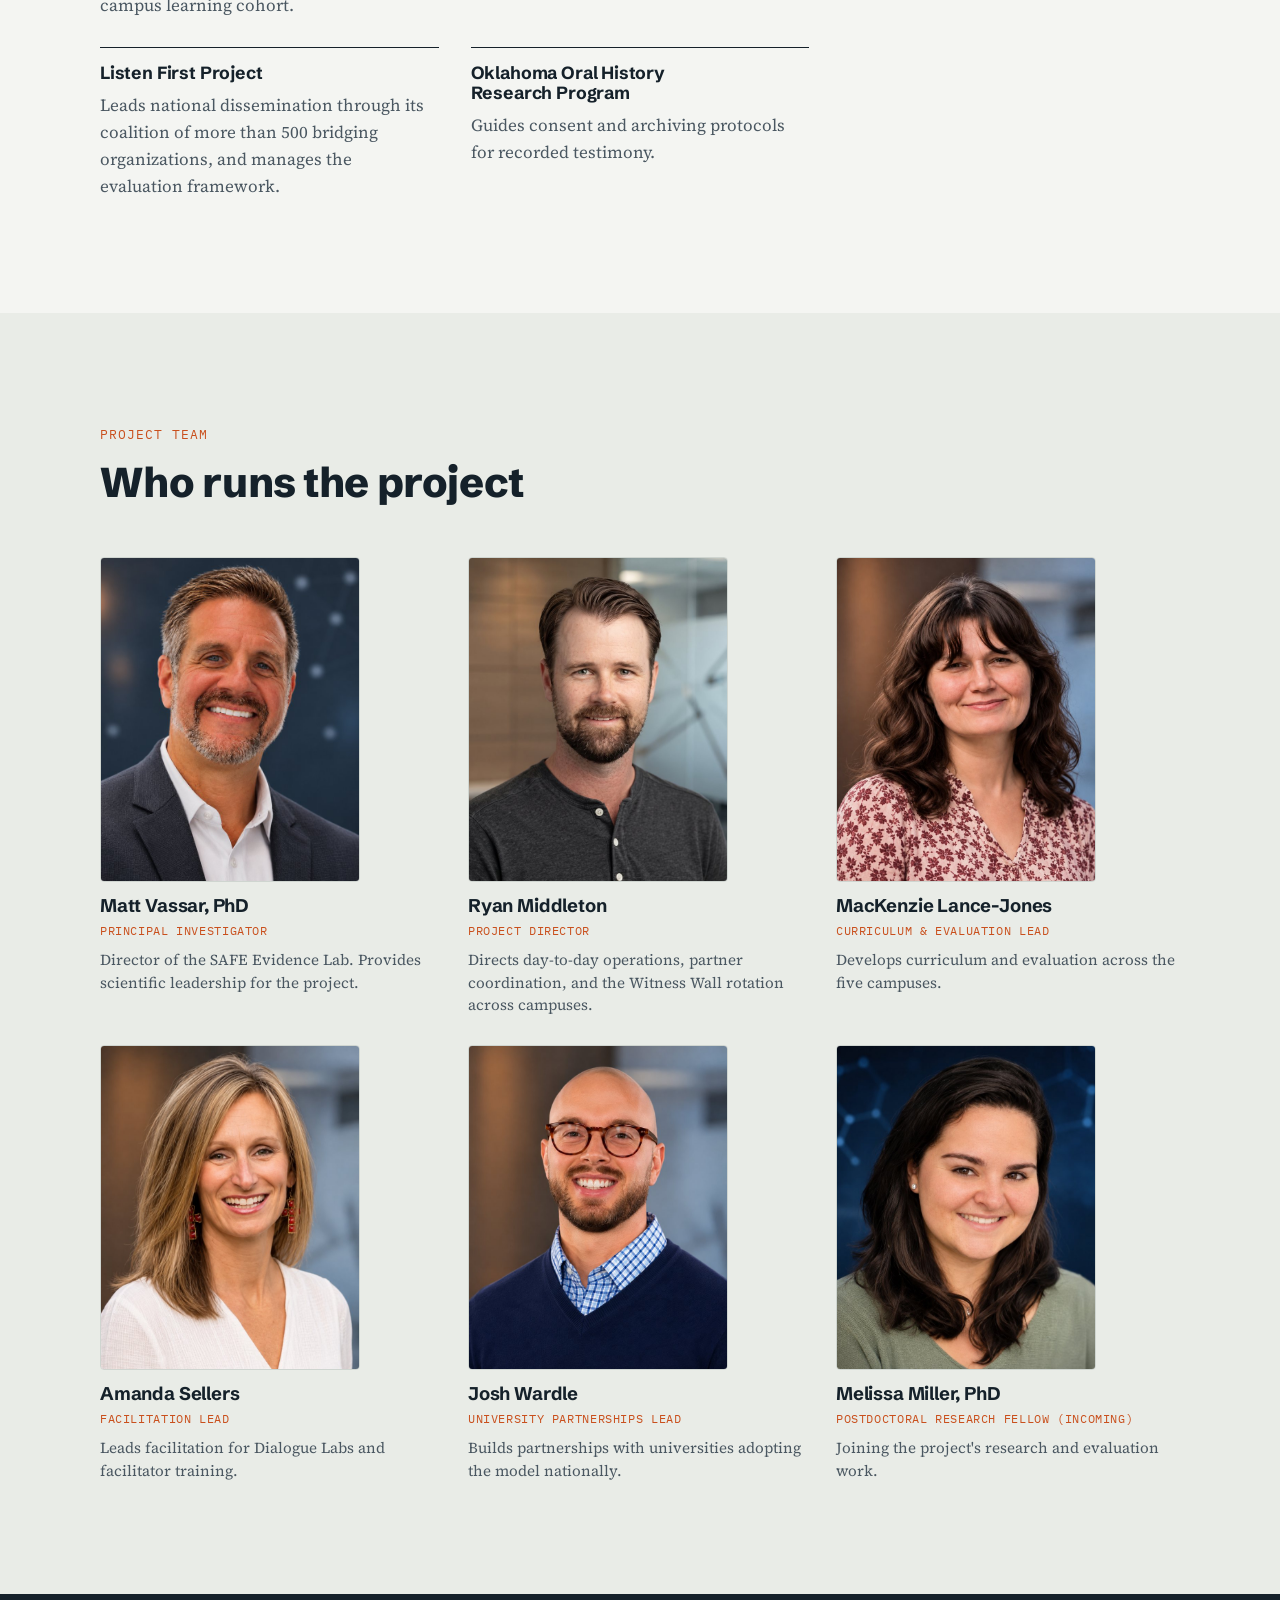
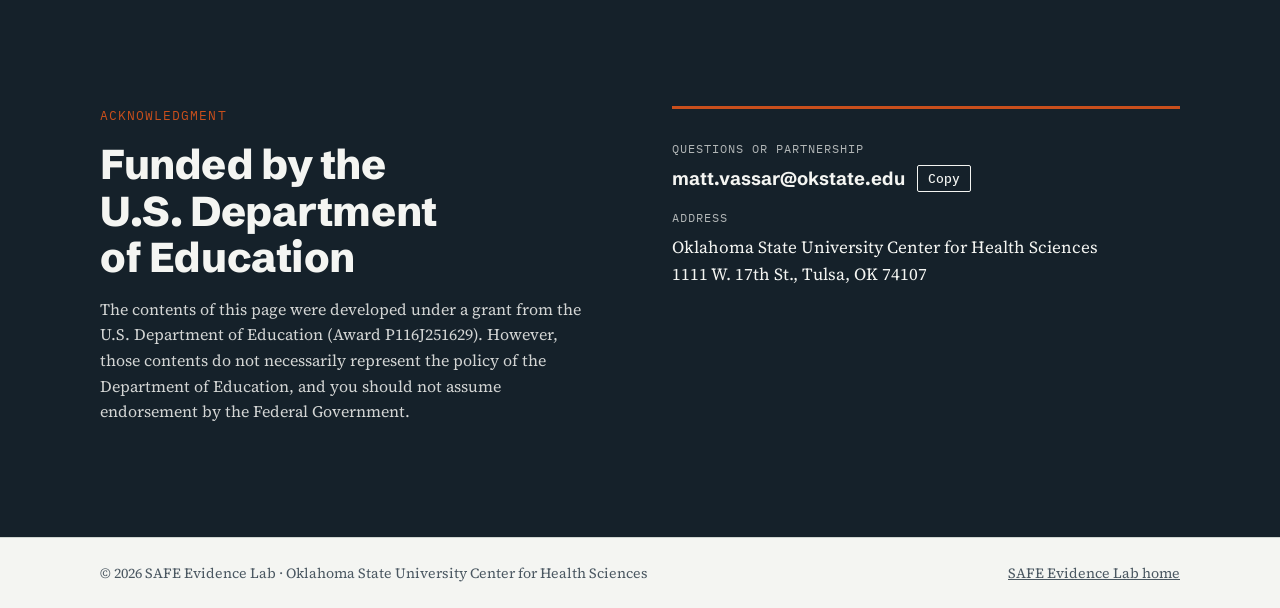
<file: witnessing-before-deliberating.html>
<!doctype html>
<html lang="en">
<head>
<meta charset="utf-8">
<meta name="viewport" content="width=device-width, initial-scale=1, viewport-fit=cover">
<title>Witnessing Before Deliberating · SAFE Evidence Lab</title>
<meta name="description" content="A testimony-based framework for campus civil discourse across five Oklahoma State University campuses, funded by the U.S. Department of Education (FIPSE).">
<link rel="preconnect" href="https://fonts.googleapis.com">
<link rel="preconnect" href="https://fonts.gstatic.com" crossorigin>
<link rel="stylesheet" href="https://fonts.googleapis.com/css2?family=Schibsted+Grotesk:wght@500;700;800&family=Source+Serif+4:ital,opsz,wght@0,8..60,400;0,8..60,600;1,8..60,400&family=IBM+Plex+Mono:wght@400;500&display=swap">
<link rel="stylesheet" href="assets/style.css">
<meta property="og:title" content="Witnessing Before Deliberating">
<meta property="og:description" content="A testimony-based framework for campus civil discourse at Oklahoma State University.">
</head>
<body>
<a class="skip" href="#main">Skip to content</a>

<header class="site-header">
  <div class="wrap header-inner">
    <a class="brand" href="index.html" aria-label="SAFE Evidence Lab home">
      <span class="brand-mark" aria-hidden="true"><span></span><span></span><span></span></span>
      <span class="brand-text"><strong>SAFE</strong> Evidence Lab</span>
    </a>
    <button class="nav-toggle" id="nav-toggle" aria-expanded="false" aria-controls="site-nav">Menu</button>
    <nav class="site-nav" id="site-nav" aria-label="Sections">
      <a href="index.html#research">Research</a>
      <a href="index.html#projects" aria-current="page">Projects</a>
      <a href="index.html#people">People</a>
      <a href="index.html#funding">Funding</a>
      <a href="index.html#publications">Publications</a>
      <a href="index.html#training">Training</a>
      <a href="index.html#contact">Contact</a>
    </nav>
  </div>
</header>

<main id="main">

  <!-- HERO -->
  <section class="hero bw-hero" id="top">
    <div class="wrap">
      <p class="breadcrumb mono"><a href="index.html">SAFE Evidence Lab</a> <span aria-hidden="true">/</span> <a href="index.html#projects">Projects</a></p>
      <div class="bw-hero-grid">
        <div class="hero-copy">
          <p class="eyebrow">U.S. Department of Education · FIPSE</p>
          <h1 class="r01-title">Witnessing Before Deliberating</h1>
          <p class="lede">A testimony-based framework for campus civil discourse. Before students are asked to debate, they practice speaking from their own experience, listening without rebuttal, and witnessing how a conversation unfolds.</p>
        </div>

        <aside class="funder-card" aria-labelledby="award-h">
          <p class="funder-label mono" id="award-h">Award</p>
          <dl class="award-facts">
            <div><dt>Funder</dt><dd>U.S. Department of Education, Fund for the Improvement of Postsecondary Education (FIPSE)</dd></div>
            <div><dt>Award number</dt><dd class="mono">P116J251629</dd></div>
            <div><dt>Project period</dt><dd>Jan 2026 – Dec 2029</dd></div>
            <div><dt>Sites</dt><dd>Five Oklahoma State University campuses</dd></div>
          </dl>
        </aside>
      </div>
    </div>
  </section>

  <!-- THE IDEA -->
  <section class="section section-alt" aria-labelledby="idea-h">
    <div class="wrap bw-two">
      <div>
        <p class="eyebrow">The idea</p>
        <h2 id="idea-h">Readiness comes before deliberation.</h2>
      </div>
      <div class="bw-prose">
        <p>Campus dialogue programs usually assume students arrive able to tolerate disagreement, regulate strong emotion, and trust that what they share won't be used against them. Many students don't. Placed into debate before they're ready, they perform or withdraw, and the experience confirms that engagement is pointless.</p>
        <p>This project names that the <strong>emotional readiness gap</strong> and builds an on-ramp to close it. Debate casts people as opponents. Testimony, sharing lived experience without an immediate rebuttal, invites listening instead of defense. Students practice testimony first, then move into structured deliberation, then into civic action.</p>
      </div>
    </div>
  </section>

  <!-- THREE ROLES -->
  <section class="section" aria-labelledby="roles-h">
    <div class="wrap">
      <header class="section-head">
        <p class="eyebrow">The Dialogue Lab</p>
        <h2 id="roles-h">Speaker, Listener, Witness</h2>
        <p class="section-intro">The core of the program is a 90-minute facilitated Dialogue Lab. Students work in groups of three and rotate through every role, so each one experiences the risk of speaking, the discipline of listening, and the distance of observing.</p>
      </header>
      <div class="triad">
        <article class="role role-speaker">
          <p class="role-label mono">Speaker</p>
          <h3>Speaks from experience</h3>
          <p>Answers a testimony prompt, not a policy question, and locates their views in their own life story.</p>
        </article>
        <article class="role role-listener">
          <p class="role-label mono">Listener</p>
          <h3>Listens without rebuttal</h3>
          <p>Gives full attention with only nods and brief affirmations. No interrupting, debating, or fixing.</p>
        </article>
        <article class="role role-witness">
          <p class="role-label mono">Witness</p>
          <h3>Observes the process</h3>
          <p>Sits slightly apart and notes how the exchange unfolds: shifts in emotion, moments of connection, moments of withdrawal.</p>
        </article>
      </div>
      <p class="deliv-note">Labs follow trauma-informed safety protocols developed with Let's Fix This and licensed mental health professionals. Facilitators complete a 20-hour certification. The program is educational, not therapeutic.</p>
    </div>
  </section>

  <!-- WITNESS WALL -->
  <section class="section section-alt" aria-labelledby="wall-h">
    <div class="wrap bw-two">
      <div>
        <p class="eyebrow">The Witness Wall</p>
        <h2 id="wall-h">A 70-foot room for many voices</h2>
        <p class="section-intro">A traveling installation that spends six to eight weeks on each campus, making the range of student experience visible in one place.</p>
        <dl class="facts wall-facts">
          <div><dt>Length</dt><dd>70 ft</dd></div>
          <div><dt>Height</dt><dd>9 ft</dd></div>
          <div><dt>Chambers</dt><dd>3</dd></div>
        </dl>
      </div>
      <ul class="gap-list">
        <li><span class="gap-mark" aria-hidden="true">—</span><div><h3>Speaker Room</h3><p>A quiet, sound-dampened space where students can record testimony with their consent, under oral history ethics protocols.</p></div></li>
        <li><span class="gap-mark" aria-hidden="true">—</span><div><h3>Listener Room</h3><p>Seating for small groups to hear curated, anonymized testimonies from the archive.</p></div></li>
        <li><span class="gap-mark" aria-hidden="true">—</span><div><h3>Witness Room</h3><p>A silent space displaying anonymized excerpts for reflection on the campus's collective story.</p></div></li>
        <li><span class="gap-mark" aria-hidden="true">—</span><div><h3>The outside wall</h3><p>Students write short anonymous testimonies on fabric cards and attach them. Over the residency the wall becomes a dense record of the community.</p></div></li>
      </ul>
    </div>
    <div class="wrap">
      <p class="wall-made">The Witness Wall is fabricated by refugee sewing cooperatives in Oklahoma, including RISE Tulsa and Rightfully Sewn.</p>
    </div>
  </section>

  <!-- FOUR PHASES -->
  <section class="section" aria-labelledby="phases-h">
    <div class="wrap">
      <header class="section-head">
        <p class="eyebrow">The pathway</p>
        <h2 id="phases-h">From testimony to civic action</h2>
      </header>
      <ol class="pathway">
        <li>
          <p class="phase-when mono">Phase 1</p>
          <h3>Readiness</h3>
          <p>Dialogue Labs and the Witness Wall build the capacity to speak, listen, and witness, alongside four constitutional curriculum modules developed with the Kinder Institute.</p>
        </li>
        <li>
          <p class="phase-when mono">Phase 2</p>
          <h3>Deliberation</h3>
          <p>Students move into established formats in sequence: Conversation Cafés, then National Issues Forums, then Restorative Justice Circles for those with the most readiness.</p>
        </li>
        <li>
          <p class="phase-when mono">Phase 3</p>
          <h3>Action</h3>
          <p>A Civic Fellows program places students with Oklahoma civic organizations for listening tours, community forums, and public engagement.</p>
        </li>
        <li>
          <p class="phase-when mono">Phase 4</p>
          <h3>Scaling</h3>
          <p>A handbook, facilitator certification, and a national learning cohort of early-adopter campuses carry the model beyond Oklahoma.</p>
        </li>
      </ol>
    </div>
  </section>

  <!-- CAMPUSES + TIMELINE -->
  <section class="section section-alt" aria-labelledby="campus-h">
    <div class="wrap">
      <header class="section-head">
        <p class="eyebrow">Where and when</p>
        <h2 id="campus-h">Five campuses, four years</h2>
        <p class="section-intro">The same framework is tested across five very different campuses in the Oklahoma State University system, so other colleges can see what it takes to adopt it in their own setting.</p>
      </header>
      <ul class="campus-list">
        <li><h3>OSU–Stillwater</h3><p>Residential research university</p></li>
        <li><h3>OSU–Tulsa</h3><p>Urban commuter campus</p></li>
        <li><h3>OSU Center for Health Sciences</h3><p>Graduate medical and health sciences</p></li>
        <li><h3>OSU Institute of Technology</h3><p>Technical and workforce training</p></li>
        <li><h3>OSU–Oklahoma City</h3><p>Open-access community college</p></li>
      </ul>

      <ol class="timeline">
        <li><p class="tl-year mono">Year 1 · 2026</p><h3>Development and pilot</h3><p>Hiring, partner agreements, curriculum and safety protocols, Witness Wall fabrication, first facilitator cohort, and pilot Dialogue Labs at Stillwater.</p></li>
        <li><p class="tl-year mono">Year 2 · 2027</p><h3>Multi-campus implementation</h3><p>Witness Wall residencies at Stillwater and Tulsa with about 60 Dialogue Labs each. The deliberation sequencing map is finalized.</p></li>
        <li><p class="tl-year mono">Year 3 · 2028</p><h3>System-wide rollout and action</h3><p>Residencies at the Center for Health Sciences, OSU-IT, and OSU-OKC. The Civic Fellows program launches.</p></li>
        <li><p class="tl-year mono">Year 4 · 2029</p><h3>Scaling and dissemination</h3><p>Final toolkit, a national symposium, an Oklahoma Democracy Summit, and transfer of the facilitator certification to NCDD.</p></li>
      </ol>
    </div>
  </section>

  <!-- PARTNERS -->
  <section class="section" aria-labelledby="partners-h">
    <div class="wrap">
      <header class="section-head">
        <p class="eyebrow">Partners</p>
        <h2 id="partners-h">Built with the dialogue field</h2>
      </header>
      <ul class="eval-list partner-list">
        <li><h3>National Coalition for Dialogue &amp; Deliberation</h3><p>Methodology and sequencing partner. Leads the facilitator certification, the practitioner handbook, and the national campus learning cohort.</p></li>
        <li><h3>Kinder Institute on Constitutional Democracy, University of Missouri</h3><p>Grounds the curriculum in the American founding and constitutional tradition, and co-hosts faculty workshops.</p></li>
        <li><h3>Let's Fix This</h3><p>Co-develops trauma-informed safety protocols and connects the project to the Oklahoma Civic Engagement Table.</p></li>
        <li><h3>Listen First Project</h3><p>Leads national dissemination through its coalition of more than 500 bridging organizations, and manages the evaluation framework.</p></li>
        <li><h3>Oklahoma Oral History Research Program</h3><p>Guides consent and archiving protocols for recorded testimony.</p></li>
      </ul>
    </div>
  </section>

  <!-- TEAM -->
  <section class="section section-alt" aria-labelledby="team-h">
    <div class="wrap">
      <header class="section-head">
        <p class="eyebrow">Project team</p>
        <h2 id="team-h">Who runs the project</h2>
      </header>
      <div class="people-grid bw-team" id="wbd-team"></div>
    </div>
  </section>

  <!-- ACKNOWLEDGMENT + CONTACT -->
  <section class="section contact" id="contact" aria-labelledby="ack-h">
    <div class="wrap contact-grid">
      <div>
        <p class="eyebrow">Acknowledgment</p>
        <h2 id="ack-h">Funded by the U.S. Department of Education</h2>
        <p class="nih-statement">The contents of this page were developed under a grant from the U.S. Department of Education (Award P116J251629). However, those contents do not necessarily represent the policy of the Department of Education, and you should not assume endorsement by the Federal Government.</p>
      </div>
      <address class="contact-card">
        <p class="contact-label mono">Questions or partnership</p>
        <p class="contact-row"><span id="email-text">matt.vassar@okstate.edu</span>
          <button type="button" class="copy-btn" id="copy-email">Copy</button></p>
        <p class="contact-label mono">Address</p>
        <p>Oklahoma State University Center for Health Sciences<br>1111 W. 17th St., Tulsa, OK 74107</p>
      </address>
    </div>
  </section>
</main>

<footer class="site-footer">
  <div class="wrap footer-inner">
    <p>© <span id="year">2026</span> SAFE Evidence Lab · Oklahoma State University Center for Health Sciences</p>
    <p><a href="index.html">SAFE Evidence Lab home</a></p>
  </div>
</footer>

<script>
/* Project team. Headshots come from images/team/<photo>.jpg; initials show until one exists. */
window.WBD_TEAM = [
  { name: "Matt Vassar, PhD",      photo: "matt-vassar",           role: "Principal Investigator",
    focus: "Director of the SAFE Evidence Lab. Provides scientific leadership for the project." },
  { name: "Ryan Middleton",        photo: "ryan-middleton",        role: "Project Director",
    focus: "Directs day-to-day operations, partner coordination, and the Witness Wall rotation across campuses." },
  { name: "MacKenzie Lance-Jones", photo: "mackenzie-lance-jones", role: "Curriculum & Evaluation Lead",
    focus: "Develops curriculum and evaluation across the five campuses." },
  { name: "Amanda Sellers",        photo: "amanda-sellers",        role: "Facilitation Lead",
    focus: "Leads facilitation for Dialogue Labs and facilitator training." },
  { name: "Josh Wardle",           photo: "josh-wardle",           role: "University Partnerships Lead",
    focus: "Builds partnerships with universities adopting the model nationally." },
  { name: "Melissa Miller, PhD",   photo: "melissa-miller",        role: "Postdoctoral Research Fellow (incoming)",
    focus: "Joining the project's research and evaluation work." }
];
(function () {
  var host = document.getElementById("wbd-team");
  window.WBD_TEAM.forEach(function (p) {
    var a = document.createElement("article"); a.className = "person";
    var slot = document.createElement("div");
    slot.setAttribute("data-portrait", p.photo); slot.setAttribute("data-name", p.name);
    var b = document.createElement("div"); b.className = "person-body";
    [["h4","person-name",p.name],["p","person-role mono",p.role],["p","person-focus",p.focus]].forEach(function (x) {
      var e = document.createElement(x[0]); e.className = x[1]; e.textContent = x[2]; b.appendChild(e);
    });
    a.appendChild(slot); a.appendChild(b); host.appendChild(a);
  });
})();
</script>
<script src="assets/data.js"></script>
<script src="assets/main.js"></script>
</body>
</html>
</file>
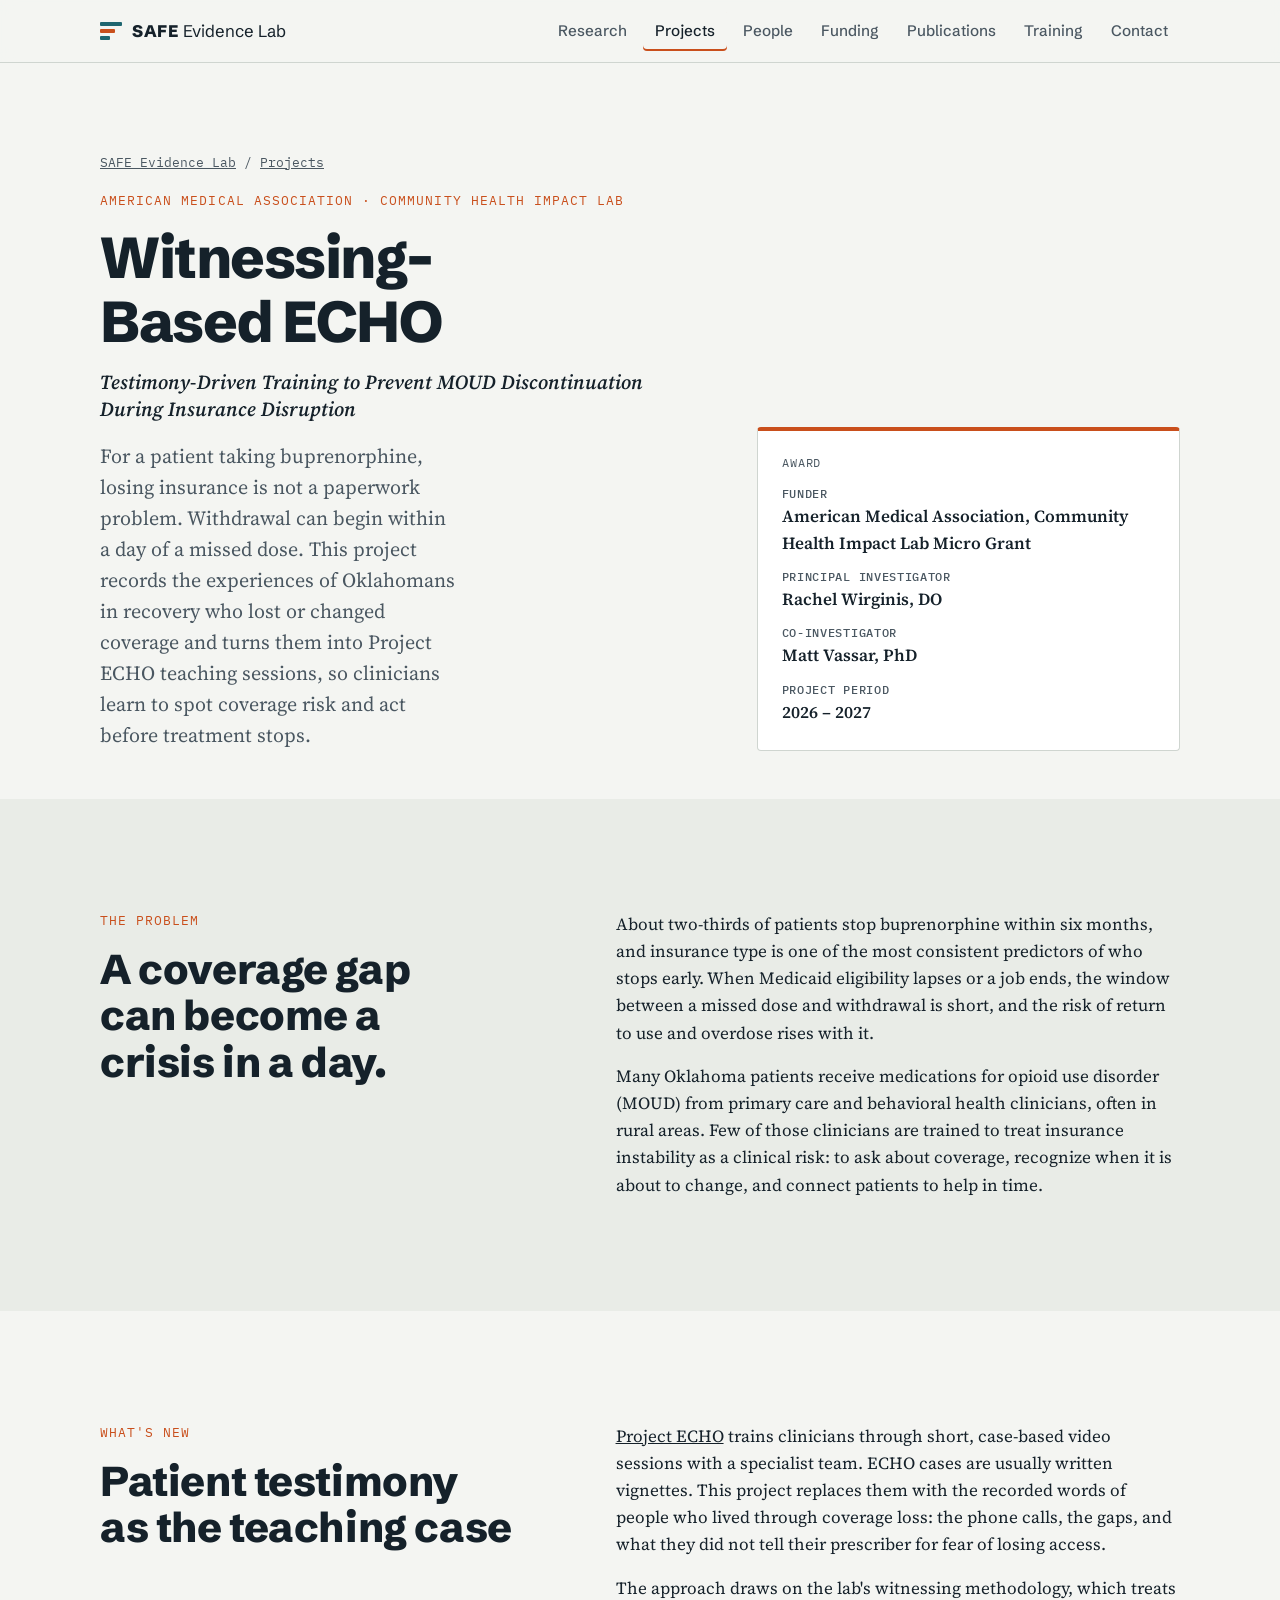
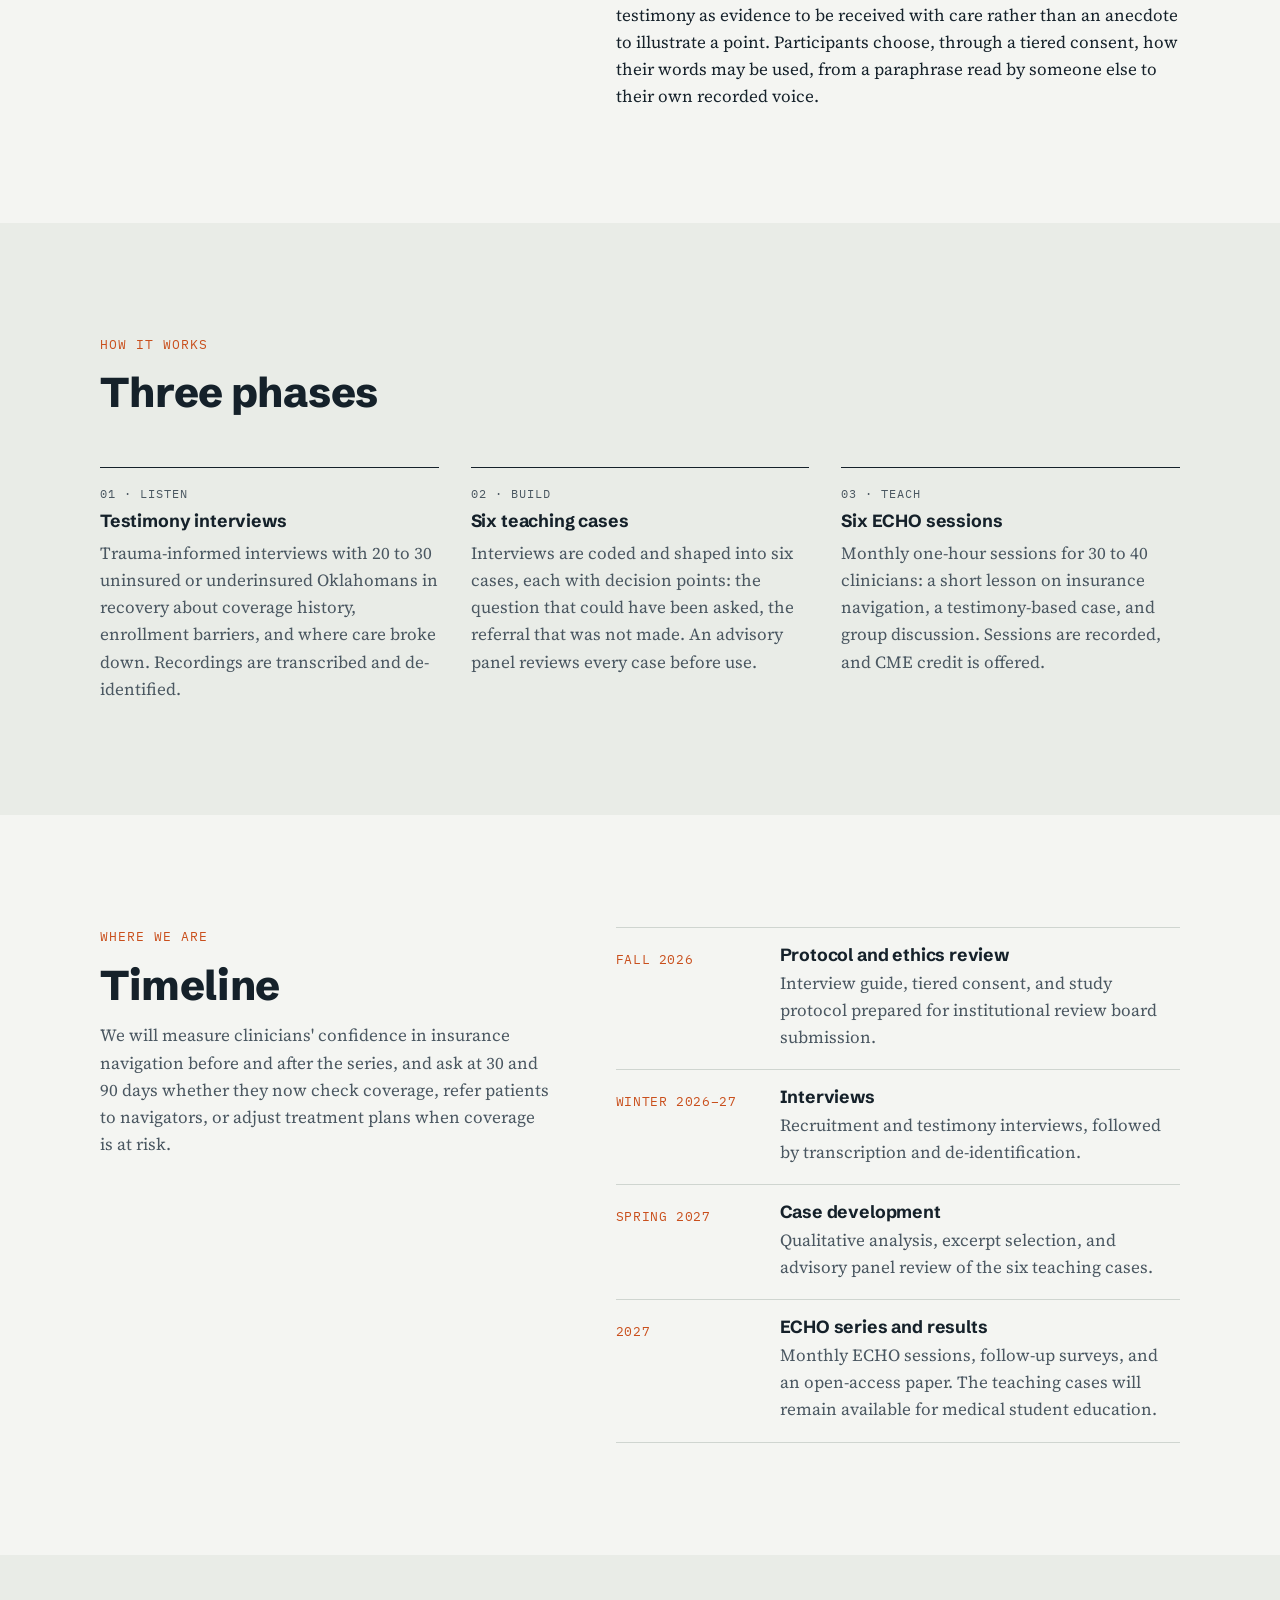
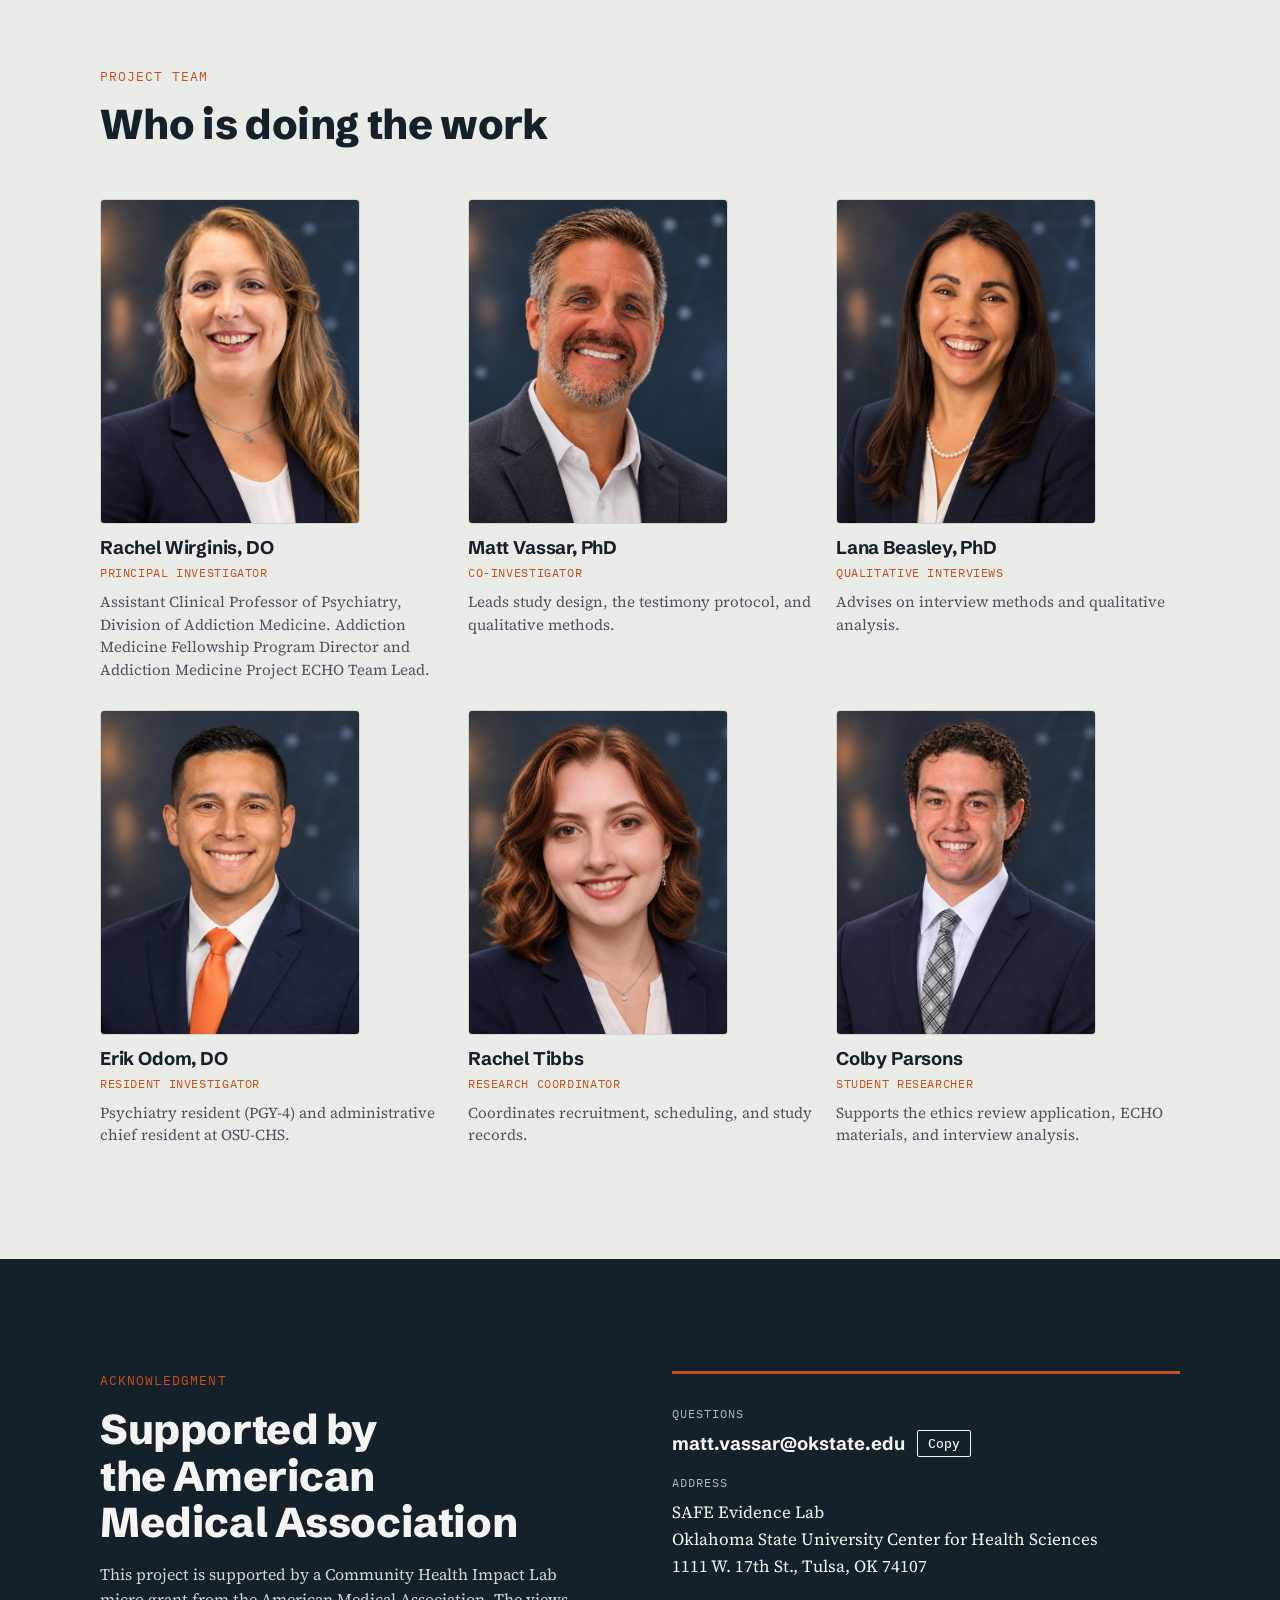
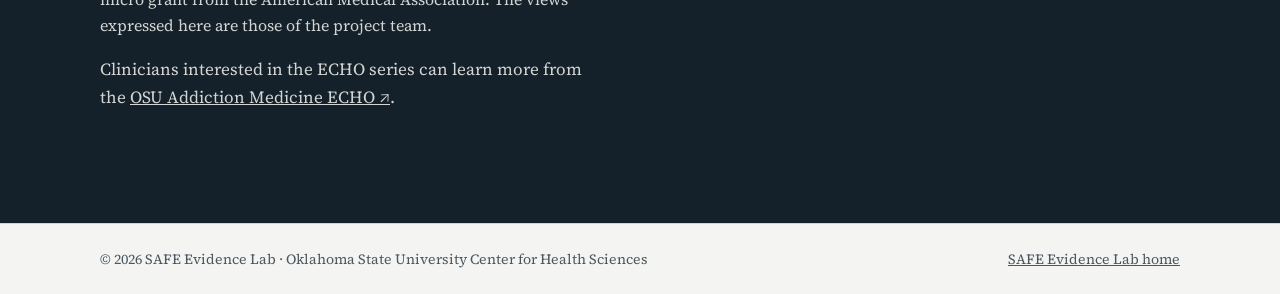
<file: witnessing-echo.html>
<!doctype html>
<html lang="en">
<head>
<meta charset="utf-8">
<meta name="viewport" content="width=device-width, initial-scale=1, viewport-fit=cover">
<title>Witnessing-Based ECHO · SAFE Evidence Lab</title>
<meta name="description" content="Testimony-driven Project ECHO training to help clinicians prevent MOUD discontinuation when patients lose or change insurance. Supported by the American Medical Association.">
<link rel="preconnect" href="https://fonts.googleapis.com">
<link rel="preconnect" href="https://fonts.gstatic.com" crossorigin>
<link rel="stylesheet" href="https://fonts.googleapis.com/css2?family=Schibsted+Grotesk:wght@500;700;800&family=Source+Serif+4:ital,opsz,wght@0,8..60,400;0,8..60,600;1,8..60,400&family=IBM+Plex+Mono:wght@400;500&display=swap">
<link rel="stylesheet" href="assets/style.css">
<meta property="og:title" content="Witnessing-Based ECHO">
<meta property="og:description" content="Testimony-Driven Training to Prevent MOUD Discontinuation During Insurance Disruption. AMA Community Health Impact Lab micro grant, OSU Center for Health Sciences.">
</head>
<body>
<a class="skip" href="#main">Skip to content</a>

<header class="site-header">
  <div class="wrap header-inner">
    <a class="brand" href="index.html" aria-label="SAFE Evidence Lab home">
      <span class="brand-mark" aria-hidden="true"><span></span><span></span><span></span></span>
      <span class="brand-text"><strong>SAFE</strong> Evidence Lab</span>
    </a>
    <button class="nav-toggle" id="nav-toggle" aria-expanded="false" aria-controls="site-nav">Menu</button>
    <nav class="site-nav" id="site-nav" aria-label="Sections">
      <a href="index.html#research">Research</a>
      <a href="index.html#projects" aria-current="page">Projects</a>
      <a href="index.html#people">People</a>
      <a href="index.html#funding">Funding</a>
      <a href="index.html#publications">Publications</a>
      <a href="index.html#training">Training</a>
      <a href="index.html#contact">Contact</a>
    </nav>
  </div>
</header>

<main id="main">

  <!-- HERO -->
  <section class="hero bw-hero" id="top">
    <div class="wrap">
      <p class="breadcrumb mono"><a href="index.html">SAFE Evidence Lab</a> <span aria-hidden="true">/</span> <a href="index.html#projects">Projects</a></p>
      <div class="bw-hero-grid">
        <div class="hero-copy">
          <p class="eyebrow">American Medical Association · Community Health Impact Lab</p>
          <h1 class="r01-title">Witnessing-Based ECHO</h1>
          <p class="sunrise-sub">Testimony-Driven Training to Prevent MOUD Discontinuation During Insurance Disruption</p>
          <p class="lede">For a patient taking buprenorphine, losing insurance is not a paperwork problem. Withdrawal can begin within a day of a missed dose. This project records the experiences of Oklahomans in recovery who lost or changed coverage and turns them into Project ECHO teaching sessions, so clinicians learn to spot coverage risk and act before treatment stops.</p>
        </div>

        <aside class="funder-card" aria-labelledby="award-h">
          <p class="funder-label mono" id="award-h">Award</p>
          <dl class="award-facts">
            <div><dt>Funder</dt><dd>American Medical Association, Community Health Impact Lab Micro Grant</dd></div>
            <div><dt>Principal investigator</dt><dd>Rachel Wirginis, DO</dd></div>
            <div><dt>Co-investigator</dt><dd>Matt Vassar, PhD</dd></div>
            <div><dt>Project period</dt><dd>2026 – 2027</dd></div>
          </dl>
        </aside>
      </div>
    </div>
  </section>

  <!-- WHY -->
  <section class="section section-alt" aria-labelledby="why-h">
    <div class="wrap bw-two">
      <div>
        <p class="eyebrow">The problem</p>
        <h2 id="why-h">A coverage gap can become a crisis in a day.</h2>
      </div>
      <div class="bw-prose">
        <p>About two-thirds of patients stop buprenorphine within six months, and insurance type is one of the most consistent predictors of who stops early. When Medicaid eligibility lapses or a job ends, the window between a missed dose and withdrawal is short, and the risk of return to use and overdose rises with it.</p>
        <p>Many Oklahoma patients receive medications for opioid use disorder (MOUD) from primary care and behavioral health clinicians, often in rural areas. Few of those clinicians are trained to treat insurance instability as a clinical risk: to ask about coverage, recognize when it is about to change, and connect patients to help in time.</p>
      </div>
    </div>
  </section>

  <!-- THE IDEA -->
  <section class="section" aria-labelledby="idea-h">
    <div class="wrap bw-two">
      <div>
        <p class="eyebrow">What's new</p>
        <h2 id="idea-h">Patient testimony as the teaching case</h2>
      </div>
      <div class="bw-prose">
        <p><a href="https://projectecho.unm.edu/" target="_blank" rel="noopener">Project ECHO</a> trains clinicians through short, case-based video sessions with a specialist team. ECHO cases are usually written vignettes. This project replaces them with the recorded words of people who lived through coverage loss: the phone calls, the gaps, and what they did not tell their prescriber for fear of losing access.</p>
        <p>The approach draws on the lab's witnessing methodology, which treats testimony as evidence to be received with care rather than an anecdote to illustrate a point. Participants choose, through a tiered consent, how their words may be used, from a paraphrase read by someone else to their own recorded voice.</p>
      </div>
    </div>
  </section>

  <!-- HOW IT WORKS -->
  <section class="section section-alt" aria-labelledby="phases-h">
    <div class="wrap">
      <header class="section-head">
        <p class="eyebrow">How it works</p>
        <h2 id="phases-h">Three phases</h2>
      </header>
      <ul class="eval-list">
        <li><p class="role-label mono">01 · Listen</p><h3>Testimony interviews</h3><p>Trauma-informed interviews with 20 to 30 uninsured or underinsured Oklahomans in recovery about coverage history, enrollment barriers, and where care broke down. Recordings are transcribed and de-identified.</p></li>
        <li><p class="role-label mono">02 · Build</p><h3>Six teaching cases</h3><p>Interviews are coded and shaped into six cases, each with decision points: the question that could have been asked, the referral that was not made. An advisory panel reviews every case before use.</p></li>
        <li><p class="role-label mono">03 · Teach</p><h3>Six ECHO sessions</h3><p>Monthly one-hour sessions for 30 to 40 clinicians: a short lesson on insurance navigation, a testimony-based case, and group discussion. Sessions are recorded, and CME credit is offered.</p></li>
      </ul>
    </div>
  </section>

  <!-- TIMELINE + OUTCOMES -->
  <section class="section" aria-labelledby="progress-h">
    <div class="wrap bw-two">
      <div>
        <p class="eyebrow">Where we are</p>
        <h2 id="progress-h">Timeline</h2>
        <p class="section-intro">We will measure clinicians' confidence in insurance navigation before and after the series, and ask at 30 and 90 days whether they now check coverage, refer patients to navigators, or adjust treatment plans when coverage is at risk.</p>
      </div>
      <ol class="timeline">
        <li><p class="tl-year mono">Fall 2026</p><h3>Protocol and ethics review</h3><p>Interview guide, tiered consent, and study protocol prepared for institutional review board submission.</p></li>
        <li><p class="tl-year mono">Winter 2026–27</p><h3>Interviews</h3><p>Recruitment and testimony interviews, followed by transcription and de-identification.</p></li>
        <li><p class="tl-year mono">Spring 2027</p><h3>Case development</h3><p>Qualitative analysis, excerpt selection, and advisory panel review of the six teaching cases.</p></li>
        <li><p class="tl-year mono">2027</p><h3>ECHO series and results</h3><p>Monthly ECHO sessions, follow-up surveys, and an open-access paper. The teaching cases will remain available for medical student education.</p></li>
      </ol>
    </div>
  </section>

  <!-- TEAM -->
  <section class="section section-alt" aria-labelledby="team-h">
    <div class="wrap">
      <header class="section-head">
        <p class="eyebrow">Project team</p>
        <h2 id="team-h">Who is doing the work</h2>
      </header>
      <div class="people-grid bw-team" id="echo-team"></div>
    </div>
  </section>

  <!-- ACKNOWLEDGMENT + CONTACT -->
  <section class="section contact" id="contact" aria-labelledby="ack-h">
    <div class="wrap contact-grid">
      <div>
        <p class="eyebrow">Acknowledgment</p>
        <h2 id="ack-h">Supported by the American Medical Association</h2>
        <p class="nih-statement">This project is supported by a Community Health Impact Lab micro grant from the American Medical Association. The views expressed here are those of the project team.</p>
        <p class="deliv-note">Clinicians interested in the ECHO series can learn more from the <a href="https://sites.google.com/view/addictionmedicineecho/home" target="_blank" rel="noopener">OSU Addiction Medicine ECHO ↗</a>.</p>
      </div>
      <address class="contact-card">
        <p class="contact-label mono">Questions</p>
        <p class="contact-row"><span id="email-text">matt.vassar@okstate.edu</span>
          <button type="button" class="copy-btn" id="copy-email">Copy</button></p>
        <p class="contact-label mono">Address</p>
        <p>SAFE Evidence Lab<br>Oklahoma State University Center for Health Sciences<br>1111 W. 17th St., Tulsa, OK 74107</p>
      </address>
    </div>
  </section>
</main>

<footer class="site-footer">
  <div class="wrap footer-inner">
    <p>© <span id="year">2026</span> SAFE Evidence Lab · Oklahoma State University Center for Health Sciences</p>
    <p><a href="index.html">SAFE Evidence Lab home</a></p>
  </div>
</footer>

<script>
/* Project team. Headshots come from images/team/<photo>.jpg; initials show until one exists. */
window.ECHO_TEAM = [
  { name: "Rachel Wirginis, DO", photo: "rachel-wirginis", role: "Principal Investigator",
    focus: "Assistant Clinical Professor of Psychiatry, Division of Addiction Medicine. Addiction Medicine Fellowship Program Director and Addiction Medicine Project ECHO Team Lead." },
  { name: "Matt Vassar, PhD", photo: "matt-vassar", role: "Co-Investigator",
    focus: "Leads study design, the testimony protocol, and qualitative methods." },
  { name: "Lana Beasley, PhD", photo: "lana-beasley", role: "Qualitative Interviews",
    focus: "Advises on interview methods and qualitative analysis." },
  { name: "Erik Odom, DO", photo: "erik-odom", role: "Resident Investigator",
    focus: "Psychiatry resident (PGY-4) and administrative chief resident at OSU-CHS." },
  { name: "Rachel Tibbs", photo: "rachel-tibbs", role: "Research Coordinator",
    focus: "Coordinates recruitment, scheduling, and study records." },
  { name: "Colby Parsons", photo: "colby-parsons", role: "Student Researcher",
    focus: "Supports the ethics review application, ECHO materials, and interview analysis." }
];
(function () {
  var host = document.getElementById("echo-team");
  window.ECHO_TEAM.forEach(function (p) {
    var a = document.createElement("article"); a.className = "person";
    var slot = document.createElement("div");
    slot.setAttribute("data-portrait", p.photo); slot.setAttribute("data-name", p.name);
    var b = document.createElement("div"); b.className = "person-body";
    [["h4","person-name",p.name],["p","person-role mono",p.role],["p","person-focus",p.focus]].forEach(function (x) {
      var e = document.createElement(x[0]); e.className = x[1]; e.textContent = x[2]; b.appendChild(e);
    });
    a.appendChild(slot); a.appendChild(b); host.appendChild(a);
  });
})();
</script>
<script src="assets/data.js"></script>
<script src="assets/main.js"></script>
</body>
</html>
</file>
<file: assets/style.css>
/* Layout: a registry ledger. Full-width bands, a 1120px column, data set in mono like trial IDs. */
:root {
  --paper: #f4f5f2;
  --paper-2: #e9ece7;
  --ink: #15212a;
  --ink-2: #4a5761;
  --rule: #cfd5d0;
  --registry: #1f6670;
  --accent: #c94f1c;
  --accent-ink: #ffffff;
  --gap: rgba(201, 79, 28, 0.16);
  --card: #ffffff;
  --display: "Schibsted Grotesk", "Helvetica Neue", Arial, sans-serif;
  --body: "Source Serif 4", Georgia, "Times New Roman", serif;
  --mono: "IBM Plex Mono", ui-monospace, "SFMono-Regular", Menlo, monospace;
  --step--1: 0.8125rem;
  --step-0: 1.0625rem;
  --step-1: 1.25rem;
  --step-2: 1.6rem;
  --step-3: clamp(1.9rem, 1.4rem + 2vw, 2.6rem);
  --step-4: clamp(2.6rem, 1.6rem + 4.4vw, 4.6rem);
  --radius: 4px;
  --max: 1120px;
}
@media (prefers-color-scheme: dark) {
  :root:not([data-theme="light"]) {
    --paper: #0f161b; --paper-2: #151e24; --ink: #e5eae6; --ink-2: #a3aea9;
    --rule: #2a363d; --registry: #5aaeb7; --accent: #ef7a45; --accent-ink: #10161a;
    --gap: rgba(239, 122, 69, 0.2); --card: #172128; color-scheme: dark;
  }
}
:root[data-theme="dark"] {
  --paper: #0f161b; --paper-2: #151e24; --ink: #e5eae6; --ink-2: #a3aea9;
  --rule: #2a363d; --registry: #5aaeb7; --accent: #ef7a45; --accent-ink: #10161a;
  --gap: rgba(239, 122, 69, 0.2); --card: #172128; color-scheme: dark;
}

*, *::before, *::after { box-sizing: border-box; }
html { scroll-behavior: smooth; scroll-padding-top: 76px; }
@media (prefers-reduced-motion: reduce) { html { scroll-behavior: auto; } *, *::before, *::after { animation: none !important; transition: none !important; } }
body {
  margin: 0; background: var(--paper); color: var(--ink);
  font-family: var(--body); font-size: var(--step-0); line-height: 1.6;
  -webkit-font-smoothing: antialiased;
}
img { max-width: 100%; display: block; }
a { color: inherit; }
:focus-visible { outline: 2px solid var(--accent); outline-offset: 3px; border-radius: 2px; }
.mono { font-family: var(--mono); }
h1, h2, h3, h4 { font-family: var(--display); line-height: 1.12; margin: 0; text-wrap: balance; letter-spacing: -0.01em; }
p { margin: 0; }

.wrap {
  max-width: var(--max); margin: 0 auto;
  padding-left: max(20px, env(safe-area-inset-left, 0px));
  padding-right: max(20px, env(safe-area-inset-right, 0px));
}
.skip { position: absolute; left: -999px; top: 8px; background: var(--ink); color: var(--paper); padding: 8px 12px; z-index: 50; }
.skip:focus { left: 12px; }

.eyebrow {
  font-family: var(--mono); font-size: var(--step--1); letter-spacing: 0.08em;
  text-transform: uppercase; color: var(--accent); margin-bottom: 14px;
}

/* Header */
body::before { content: ""; position: fixed; inset: 0 0 auto; height: env(safe-area-inset-top, 0px); z-index: 30; background: var(--paper); }
.site-header {
  position: sticky; top: env(safe-area-inset-top, 0px); z-index: 20;
  background: color-mix(in srgb, var(--paper) 92%, transparent);
  backdrop-filter: blur(8px); -webkit-backdrop-filter: blur(8px);
  border-bottom: 1px solid var(--rule);
}
.header-inner { display: flex; align-items: center; justify-content: space-between; gap: 16px; min-height: 62px; }
.brand { display: flex; align-items: center; gap: 10px; text-decoration: none; font-family: var(--display); font-size: 1.05rem; }
.brand strong { font-weight: 800; letter-spacing: 0.04em; }
.brand-mark { display: grid; gap: 3px; width: 22px; }
.brand-mark span { display: block; height: 4px; background: var(--registry); border-radius: 1px; }
.brand-mark span:nth-child(2) { width: 70%; background: var(--accent); }
.brand-mark span:nth-child(3) { width: 45%; }
.site-nav { display: flex; gap: 4px; }
.site-nav a {
  font-family: var(--display); font-weight: 500; font-size: 0.95rem; text-decoration: none;
  padding: 8px 12px; border-radius: var(--radius); color: var(--ink-2);
}
.site-nav a:hover { color: var(--ink); background: var(--paper-2); }
.nav-toggle {
  display: none; font: 500 0.95rem var(--display); color: var(--ink); background: transparent;
  border: 1px solid var(--rule); border-radius: var(--radius); padding: 7px 14px; cursor: pointer;
}
@media (max-width: 820px) {
  .nav-toggle { display: inline-block; }
  .site-nav {
    display: none; position: absolute; left: 0; right: 0; top: 100%;
    flex-direction: column; gap: 0; background: var(--paper); border-bottom: 1px solid var(--rule);
    padding: 8px max(20px, env(safe-area-inset-right, 0px)) 16px max(20px, env(safe-area-inset-left, 0px));
  }
  .site-nav.is-open { display: flex; }
  .site-nav a { padding: 12px 4px; border-bottom: 1px solid var(--rule); border-radius: 0; }
}

/* Buttons and chips */
.btn {
  display: inline-flex; align-items: center; font-family: var(--display); font-weight: 700;
  font-size: 0.98rem; text-decoration: none; padding: 12px 20px; border-radius: var(--radius);
  border: 1.5px solid var(--ink); transition: transform .15s ease, background .15s ease;
}
.btn:hover { transform: translateY(-1px); }
.btn-primary { background: var(--ink); color: var(--paper); }
.btn-ghost { color: var(--ink); }
.btn-ghost:hover { background: var(--paper-2); }
.chip {
  font: 500 0.88rem var(--display); color: var(--ink-2); background: transparent;
  border: 1px solid var(--rule); border-radius: 999px; padding: 6px 14px; cursor: pointer;
}
.chip:hover { color: var(--ink); border-color: var(--ink-2); }
.chip.is-on { background: var(--ink); color: var(--paper); border-color: var(--ink); }

/* Hero */
.hero { padding-block: clamp(48px, 7vw, 96px) 0; }
.hero-grid { display: grid; grid-template-columns: 1.05fr 1fr; gap: clamp(32px, 5vw, 72px); align-items: center; }
.hero-copy { min-width: 0; }
.hero h1 { font-size: var(--step-4); font-weight: 800; letter-spacing: -0.025em; margin-bottom: 22px; }
.lede { font-size: var(--step-1); line-height: 1.55; color: var(--ink-2); max-width: 36ch; }
.hero-actions { display: flex; flex-wrap: wrap; gap: 12px; margin-top: 30px; }

.ledger {
  margin: 0; background: var(--card); border: 1px solid var(--rule); border-radius: var(--radius);
  padding: 20px 22px 18px; min-width: 0;
}
.ledger-head {
  display: flex; flex-wrap: wrap; align-items: center; gap: 6px 16px; font: 500 var(--step--1) var(--mono);
  color: var(--ink-2); padding-bottom: 12px; border-bottom: 1px solid var(--rule);
}
.ledger-head > span:first-child { margin-right: auto; text-transform: uppercase; letter-spacing: 0.06em; }
.ledger-key { display: inline-flex; align-items: center; gap: 6px; }
.ledger-key i { width: 14px; height: 8px; display: inline-block; border-radius: 1px; }
.k-reg { background: var(--registry); }
.k-pub { background: var(--accent); }
.ledger-rows { list-style: none; margin: 0; padding: 6px 0 0; display: grid; }
.ledger-row {
  display: grid; grid-template-columns: 56px 1fr 40px; align-items: center; gap: 12px;
  padding: 9px 0; border-bottom: 1px dashed var(--rule);
}
.ledger-id { font-size: 0.75rem; color: var(--ink-2); }
.ledger-track { position: relative; height: 22px; }
.bar { position: absolute; left: 0; height: 8px; width: var(--w); border-radius: 1px; }
.bar-reg { top: 2px; background: var(--registry); }
.bar-pub { top: 12px; background: var(--accent); }
.bar-miss {
  top: 12px; left: var(--l); height: 8px; background:
    repeating-linear-gradient(135deg, var(--accent) 0 2px, transparent 2px 5px);
  opacity: .45;
}
.ledger-gap { font-size: 0.8rem; font-weight: 500; color: var(--accent); text-align: right; font-variant-numeric: tabular-nums; }
.ledger-gap.is-zero { color: var(--registry); }
.ledger figcaption { font-size: 0.85rem; color: var(--ink-2); margin-top: 14px; line-height: 1.5; }

.facts {
  display: grid; grid-template-columns: repeat(4, minmax(0, 1fr)); margin: clamp(48px, 6vw, 80px) 0 0;
  border-top: 1.5px solid var(--ink); border-bottom: 1px solid var(--rule);
}
.facts > div { padding: 18px 18px 20px 0; min-width: 0; }
.facts > div + div { padding-left: 18px; border-left: 1px solid var(--rule); }
.facts dt { font: 500 var(--step--1) var(--mono); color: var(--ink-2); text-transform: uppercase; letter-spacing: 0.06em; }
.facts dd { margin: 6px 0 0; font: 800 var(--step-2) var(--display); font-variant-numeric: tabular-nums; }
.facts > div:last-child dd { font-size: var(--step-0); font-weight: 700; line-height: 1.4; padding-top: 6px; }

/* Sections */
.section { padding-block: clamp(64px, 9vw, 112px); }
.section-alt { background: var(--paper-2); }
.section-head { max-width: 760px; margin-bottom: clamp(32px, 4vw, 52px); }
.section h2 { font-size: var(--step-3); font-weight: 800; margin-bottom: 16px; }
.section-intro { color: var(--ink-2); max-width: 62ch; }

/* Research */
.tracks { display: grid; grid-template-columns: 1fr 1fr; gap: clamp(24px, 4vw, 56px); }
.track { border-top: 3px solid var(--registry); padding-top: 22px; min-width: 0; }
.track + .track { border-top-color: var(--accent); }
.track-label { font-size: var(--step--1); color: var(--ink-2); letter-spacing: 0.06em; text-transform: uppercase; margin-bottom: 8px; }
.track h3 { font-size: var(--step-2); margin-bottom: 12px; }
.track > p { color: var(--ink-2); margin-bottom: 18px; }
.topic-list { list-style: none; margin: 0; padding: 0; display: grid; gap: 0; }
.topic-list li { padding: 12px 0; border-top: 1px solid var(--rule); }
.topic-list strong { font-family: var(--display); font-weight: 700; }

.theory {
  margin-top: clamp(48px, 6vw, 80px); display: grid; grid-template-columns: 1fr 1.2fr; gap: clamp(24px, 4vw, 56px);
  align-items: center; padding: clamp(24px, 4vw, 40px); background: var(--ink); color: var(--paper); border-radius: var(--radius);
}
.theory .eyebrow { color: var(--accent); }
.theory h3 { font-size: var(--step-2); margin-bottom: 12px; }
.theory-copy { min-width: 0; }
.theory-copy p:last-child { opacity: 0.85; }
.fidelity { list-style: none; margin: 0; padding: 0; display: grid; grid-template-columns: repeat(4, minmax(0, 1fr)); gap: 4px; }
.fidelity li { padding: 16px 12px 18px; min-width: 0; display: grid; gap: 28px; border-top: 6px solid var(--accent); background: rgba(255,255,255,0.05); }
.fidelity li:nth-child(1) { border-top-color: var(--registry); }
.fidelity li:nth-child(2) { border-top-color: color-mix(in srgb, var(--registry) 55%, var(--accent)); }
.fidelity li:nth-child(3) { border-top-color: color-mix(in srgb, var(--registry) 20%, var(--accent)); }
.fidelity li:nth-child(4) { border-top-style: dashed; opacity: 0.8; }
.state { font-size: 0.8rem; opacity: 0.7; }
.state-name { font-family: var(--display); font-weight: 700; font-size: 1rem; overflow-wrap: anywhere; }

/* People */
.people-group + .people-group { margin-top: clamp(40px, 5vw, 64px); }
.group-title {
  font: 500 var(--step--1) var(--mono); text-transform: uppercase; letter-spacing: 0.08em; color: var(--ink-2);
  padding-bottom: 10px; border-bottom: 1px solid var(--rule); margin-bottom: 24px;
}
.group-row { display: flex; flex-wrap: wrap; align-items: end; justify-content: space-between; gap: 12px; border-bottom: 1px solid var(--rule); margin-bottom: 24px; padding-bottom: 10px; }
.group-row .group-title { border: 0; margin: 0; padding: 0; }
.season-filter, .pub-filter { display: flex; flex-wrap: wrap; gap: 8px; }
.pub-filter { margin-bottom: 28px; }

.portrait {
  position: relative; aspect-ratio: 4 / 5; width: 100%; max-width: 100%; overflow: hidden;
  border-radius: var(--radius); background:
    repeating-linear-gradient(135deg, transparent 0 9px, color-mix(in srgb, var(--rule) 55%, transparent) 9px 10px),
    var(--paper);
  border: 1px solid var(--rule); display: grid; place-items: center;
}
.section-alt .portrait { background:
    repeating-linear-gradient(135deg, transparent 0 9px, color-mix(in srgb, var(--rule) 55%, transparent) 9px 10px),
    var(--card); }
.portrait-initials { font: 800 clamp(1.6rem, 3vw, 2.2rem) var(--display); color: var(--ink-2); letter-spacing: 0.04em; }
.portrait img { position: absolute; inset: 0; width: 100%; height: 100%; object-fit: cover; opacity: 0; transition: opacity .3s ease; }
.portrait.has-photo img { opacity: 1; }
.portrait-lg .portrait-initials { font-size: clamp(2.4rem, 5vw, 3.4rem); }

.director { display: grid; grid-template-columns: minmax(0, 260px) 1fr; gap: clamp(24px, 4vw, 48px); align-items: start; }
.director-body { min-width: 0; }
.director-name { font-size: var(--step-2); margin-bottom: 6px; }
.director-titles { list-style: none; padding: 0; margin: 16px 0; display: grid; gap: 4px; color: var(--ink-2); font-size: 0.98rem; }
.director-titles li::before { content: "— "; color: var(--accent); }
.director-bio { max-width: 64ch; }

.people-grid { display: grid; grid-template-columns: repeat(4, minmax(0, 1fr)); gap: 28px 24px; }
#people-program { grid-template-columns: repeat(3, minmax(0, 1fr)); }
#people-program .portrait { max-width: 260px; }
.person { display: grid; gap: 14px; align-content: start; min-width: 0; }
.person-name { font-size: 1.15rem; }
.person-role { font-size: 0.78rem; color: var(--accent); text-transform: uppercase; letter-spacing: 0.05em; margin-top: 4px; }
.person-focus { font-size: 0.95rem; color: var(--ink-2); margin-top: 8px; line-height: 1.5; }
.season-tags { display: flex; gap: 6px; margin-top: 10px; }
.tag { font: 500 0.72rem var(--mono); text-transform: uppercase; letter-spacing: 0.06em; padding: 2px 8px; border-radius: 2px; border: 1px solid currentColor; }
.tag-winter { color: var(--registry); }
.tag-summer { color: var(--accent); }

/* Student cohorts */
.cohorts { display: grid; gap: clamp(36px, 4vw, 52px); }
.cohort-head {
  display: flex; flex-wrap: wrap; align-items: baseline; gap: 4px 14px;
  margin-bottom: 20px; padding-left: 14px; border-left: 4px solid var(--accent);
}
.cohort[data-group="winter"] .cohort-head { border-left-color: var(--registry); }
.cohort-title { font-size: var(--step-1); font-weight: 800; }
.cohort-count { font-size: 0.78rem; color: var(--ink-2); text-transform: uppercase; letter-spacing: 0.06em; }
.cohort-note { flex-basis: 100%; font-size: 0.95rem; color: var(--ink-2); }

/* Funding */
.awards { display: grid; grid-template-columns: repeat(2, minmax(0, 1fr)); gap: 0 40px; }
.award { padding: 22px 0 24px; border-top: 1px solid var(--rule); min-width: 0; }
.award-top { display: flex; justify-content: space-between; align-items: baseline; gap: 16px; margin-bottom: 8px; }
.award-funder { font-size: 0.8rem; color: var(--registry); text-transform: uppercase; letter-spacing: 0.04em; min-width: 0; }
.award-amount { font: 700 1.05rem var(--display); font-variant-numeric: tabular-nums; white-space: nowrap; }
.award-title { font-family: var(--body); font-weight: 600; font-size: 1.06rem; line-height: 1.4; letter-spacing: 0; }
.award-meta { font-size: 0.78rem; color: var(--ink-2); margin-top: 10px; overflow-wrap: anywhere; }
.past-awards { margin-top: 32px; border-top: 1.5px solid var(--ink); padding-top: 16px; }
.past-awards summary { font: 700 1rem var(--display); cursor: pointer; }
.past-awards ul { margin: 16px 0 0; padding-left: 20px; display: grid; gap: 8px; color: var(--ink-2); font-size: 0.97rem; }

/* Publications */
.pubs { list-style: none; margin: 0; padding: 0; }
.pub { display: grid; grid-template-columns: 150px 1fr; gap: 24px; padding: 20px 0; border-top: 1px solid var(--rule); }
.pub-side { display: grid; gap: 4px; align-content: start; }
.pub-year { font-size: 0.95rem; font-weight: 500; }
.pub-topic { font-size: 0.82rem; color: var(--ink-2); font-family: var(--display); }
.pub-main { min-width: 0; }
.pub-title { font-family: var(--body); font-weight: 600; font-size: 1.08rem; line-height: 1.4; letter-spacing: 0; }
.pub-title a { text-decoration: none; background-image: linear-gradient(var(--accent), var(--accent)); background-size: 0 1.5px; background-repeat: no-repeat; background-position: 0 100%; transition: background-size .25s ease; }
.pub-title a:hover { background-size: 100% 1.5px; }
.pub-authors { font-size: 0.93rem; color: var(--ink-2); margin-top: 6px; }
.pub-authors strong { color: var(--ink); font-weight: 600; }
.pub-journal { font-size: 0.93rem; margin-top: 4px; display: flex; flex-wrap: wrap; gap: 4px 14px; }
.pub-doi { font-size: 0.78rem; color: var(--ink-2); overflow-wrap: anywhere; }

/* Training */
.training-grid { display: grid; grid-template-columns: 1fr 1.1fr; gap: clamp(32px, 5vw, 72px); align-items: start; }
.training-grid > div { min-width: 0; }
.steps { list-style: none; margin: 0; padding: 0; display: grid; }
.steps li { display: grid; grid-template-columns: 90px 1fr; gap: 16px; padding: 18px 0; border-top: 1px solid var(--rule); }
.steps li:last-child { border-bottom: 1px solid var(--rule); }
.steps .mono { font-size: 0.85rem; text-transform: uppercase; letter-spacing: 0.08em; color: var(--accent); padding-top: 3px; }
.steps p { min-width: 0; }

/* Contact */
.contact { background: var(--ink); color: var(--paper); }
.contact .section-intro { color: color-mix(in srgb, var(--paper) 78%, var(--ink)); }
.contact-grid { display: grid; grid-template-columns: 1fr 1fr; gap: clamp(32px, 5vw, 72px); align-items: start; }
.contact-grid > div { min-width: 0; }
.contact-card { font-style: normal; border-top: 3px solid var(--accent); padding-top: 20px; display: grid; gap: 6px; min-width: 0; }
.contact-label { font-size: 0.78rem; text-transform: uppercase; letter-spacing: 0.08em; opacity: 0.7; margin-top: 10px; }
.contact-row { display: flex; flex-wrap: wrap; align-items: center; gap: 12px; font: 700 1.15rem var(--display); overflow-wrap: anywhere; }
.copy-btn { font: 500 0.82rem var(--mono); color: var(--paper); background: transparent; border: 1px solid currentColor; border-radius: 2px; padding: 4px 10px; cursor: pointer; }
.copy-btn:hover { background: var(--accent); border-color: var(--accent); color: var(--accent-ink); }

.site-footer { border-top: 1px solid var(--rule); padding-block: 24px; font-size: 0.88rem; color: var(--ink-2); }
.footer-inner { display: flex; flex-wrap: wrap; justify-content: space-between; gap: 8px 24px; }


/* Program pages (Bearing Witness) */
.site-nav a[aria-current="page"] { color: var(--ink); box-shadow: inset 0 -2px 0 var(--accent); }
.award-title a { text-decoration: none; }
.award-title a:hover { text-decoration: underline; text-decoration-color: var(--accent); text-underline-offset: 3px; }
.award-more { display: inline-block; margin-top: 10px; font-size: 0.8rem; color: var(--accent); text-decoration: none; }
.award-more:hover { text-decoration: underline; }

.breadcrumb { font-size: 0.8rem; color: var(--ink-2); margin-bottom: 18px; }
.breadcrumb a { color: var(--ink-2); }
.bw-hero { padding-block-end: clamp(48px, 6vw, 80px); }
.bw-hero-grid { display: grid; grid-template-columns: 1.4fr 1fr; gap: clamp(28px, 5vw, 64px); align-items: end; }
.bw-hero h1 { font-size: var(--step-4); font-weight: 800; letter-spacing: -0.025em; margin-bottom: 20px; }
.funder-card {
  background: var(--card); border: 1px solid var(--rule); border-top: 4px solid var(--accent);
  border-radius: var(--radius); padding: 22px 24px 24px; display: grid; gap: 14px; min-width: 0;
}
.funder-label { font-size: 0.75rem; text-transform: uppercase; letter-spacing: 0.08em; color: var(--ink-2); }
.funder-logo { background: #ffffff; border-radius: 3px; padding: 10px 12px; justify-self: start; max-width: 100%; }
.funder-logo img { display: block; width: 219px; max-width: 100%; height: auto; }
.funder-text { font: 600 1.12rem/1.45 var(--body); }

.bw-two { display: grid; grid-template-columns: 1fr 1.25fr; gap: clamp(28px, 5vw, 72px); align-items: start; }
.bw-two > div, .bw-two > ol { min-width: 0; }
.bw-two h2 { margin-bottom: 14px; }
.bw-prose { display: grid; gap: 16px; max-width: 64ch; }

.phases { list-style: none; margin: 0; padding: 0; display: grid; grid-template-columns: repeat(3, minmax(0, 1fr)); gap: 0 32px; }
.phase { border-top: 3px solid var(--registry); padding-top: 18px; display: grid; gap: 10px; align-content: start; }
.phase:nth-child(2) { border-top-color: color-mix(in srgb, var(--registry) 45%, var(--accent)); }
.phase:nth-child(3) { border-top-color: var(--accent); }
.phase-when { font-size: 0.8rem; color: var(--ink-2); text-transform: uppercase; letter-spacing: 0.06em; }
.phase h3 { font-size: var(--step-1); }
.phase p:last-child { color: var(--ink-2); }

.movements { list-style: none; margin: 0; padding: 0; display: grid; }
.movements li { display: grid; grid-template-columns: 84px 1fr; gap: 16px; padding: 18px 0; border-top: 1px solid var(--rule); }
.movements li:last-child { border-bottom: 1px solid var(--rule); }
.mv-time { font-size: 0.85rem; color: var(--accent); padding-top: 4px; font-variant-numeric: tabular-nums; }
.movements h3 { font-size: 1.15rem; margin-bottom: 6px; }
.movements p { color: var(--ink-2); }

.eval-list { list-style: none; margin: 0; padding: 0; display: grid; grid-template-columns: repeat(3, minmax(0, 1fr)); gap: 0 32px; }
.eval-list li { border-top: 1px solid var(--ink); padding-top: 16px; display: grid; gap: 8px; align-content: start; }
.eval-list h3 { font-size: 1.1rem; }
.eval-list p { color: var(--ink-2); }

.bw-team { grid-template-columns: repeat(3, minmax(0, 1fr)); }
.bw-team .portrait { max-width: 260px; }
.ack-statement { font: 600 var(--step-1)/1.4 var(--body); margin-bottom: 16px; max-width: 34ch; }

@media (max-width: 860px) {
  .bw-hero-grid, .bw-two { grid-template-columns: 1fr; }
  .phases, .eval-list { grid-template-columns: 1fr; gap: 24px; }
}
@media (max-width: 640px) {
  .bw-team { grid-template-columns: repeat(2, minmax(0, 1fr)); }
  .movements li { grid-template-columns: 1fr; gap: 4px; }
}

.bw-figure { margin: 0; padding-block-end: clamp(24px, 4vw, 48px); }
.bw-figure img { width: 100%; height: auto; aspect-ratio: 16 / 9; object-fit: cover; border-radius: var(--radius); display: block; }
.bw-figure figcaption { font: 400 0.85rem var(--mono); color: var(--ink-2); margin-top: 10px; }
.bw-hero { padding-block-end: clamp(32px, 4vw, 48px); }


/* Featured projects (home) */
.project-cards { display: grid; grid-template-columns: repeat(3, minmax(0, 1fr)); gap: 24px; }
.project-card {
  display: grid; gap: 10px; align-content: start; padding: 24px 24px 22px; text-decoration: none; color: var(--ink);
  background: var(--card); border: 1px solid var(--rule); border-top: 4px solid var(--registry); border-radius: var(--radius);
  transition: transform .15s ease, border-color .15s ease; min-width: 0;
}
.project-card + .project-card { border-top-color: var(--accent); }
.project-card h3 { font-size: var(--step-1) !important; }
.project-card:hover { transform: translateY(-2px); border-color: var(--ink-2); }
.project-card h3 { font-size: var(--step-2); }
.project-card p:not(.project-tag) { color: var(--ink-2); }
.project-tag { font-size: 0.75rem; text-transform: uppercase; letter-spacing: 0.06em; color: var(--ink-2); }
.project-go { font-size: 0.82rem; color: var(--accent); margin-top: 4px; }

/* R01 page */
.r01-title { font-size: clamp(2.2rem, 1.4rem + 3.2vw, 3.6rem) !important; }
.award-facts { margin: 0; display: grid; gap: 12px; }
.award-facts div { display: grid; gap: 2px; }
.award-facts dt { font: 500 0.72rem var(--mono); text-transform: uppercase; letter-spacing: 0.06em; color: var(--ink-2); }
.award-facts dd { margin: 0; font-weight: 600; }
.gap-list { list-style: none; margin: 0; padding: 0; display: grid; }
.gap-list li { display: grid; grid-template-columns: 44px 1fr; gap: 14px; padding: 16px 0; border-top: 1px solid var(--rule); }
.gap-list li:last-child { border-bottom: 1px solid var(--rule); }
.gap-mark { color: var(--accent); font-size: 0.85rem; padding-top: 3px; }
.gap-list h3 { font-size: 1.1rem; margin-bottom: 4px; }
.gap-list p { color: var(--ink-2); }
.indices { display: grid; grid-template-columns: repeat(2, minmax(0, 1fr)); gap: 28px; }
.index-card { border: 1px solid var(--rule); border-top: 4px solid var(--registry); border-radius: var(--radius); padding: 22px 24px 8px; background: var(--card); min-width: 0; }
.index-card-fri { border-top-color: var(--accent); }
.index-head { display: grid; grid-template-columns: auto 1fr; gap: 16px; align-items: start; margin-bottom: 10px; }
.index-abbr { font-size: 1.6rem; font-weight: 500; color: var(--registry); line-height: 1; padding-top: 2px; }
.index-card-fri .index-abbr { color: var(--accent); }
.index-head h3 { font-size: var(--step-1); }
.index-sub { font-size: 0.92rem; color: var(--ink-2); margin-top: 4px; }
.components { list-style: none; margin: 0; padding: 0; }
.components li { display: grid; gap: 2px; padding: 12px 0; border-top: 1px solid var(--rule); }
.comp-name { font: 700 0.98rem var(--display); }
.comp-desc { font-size: 0.93rem; color: var(--ink-2); }
.deliv-facts { margin-top: 0; }
.deliv-note { margin-top: 18px; color: var(--ink-2); max-width: 70ch; }
.nih-statement { font-size: 1rem; line-height: 1.6; max-width: 62ch; color: color-mix(in srgb, var(--paper) 85%, var(--ink)); }
#r01-students .person-body { padding-bottom: 4px; }
@media (max-width: 860px) {
  .project-cards, .indices { grid-template-columns: 1fr; }
}


/* WBD page */
.triad { display: grid; grid-template-columns: repeat(3, minmax(0, 1fr)); gap: 20px; }
.role { background: var(--card); border: 1px solid var(--rule); border-radius: var(--radius); padding: 22px 22px 24px; display: grid; gap: 8px; align-content: start; min-width: 0; position: relative; }
.role::before { content: ""; position: absolute; left: 22px; top: -1px; width: 48px; height: 4px; background: var(--registry); }
.role-listener::before { background: color-mix(in srgb, var(--registry) 45%, var(--accent)); }
.role-witness::before { background: var(--accent); }
.role-label { font-size: 0.78rem; text-transform: uppercase; letter-spacing: 0.08em; color: var(--ink-2); }
.role h3 { font-size: var(--step-1); }
.role p:last-child { color: var(--ink-2); }
.wall-facts { grid-template-columns: repeat(3, minmax(0, 1fr)); margin-top: 24px; }
.wall-facts > div:last-child dd { font: 800 var(--step-2) var(--display); padding-top: 0; }
.wall-made { margin-top: 28px; padding-top: 16px; border-top: 1px solid var(--rule); color: var(--ink-2); font-style: italic; }
.pathway { list-style: none; margin: 0; padding: 0; display: grid; grid-template-columns: repeat(4, minmax(0, 1fr)); gap: 0; counter-reset: none; }
.pathway li { padding: 18px 22px 4px 0; border-top: 3px solid var(--registry); display: grid; gap: 8px; align-content: start; position: relative; min-width: 0; }
.pathway li + li { padding-left: 22px; border-left: 1px solid var(--rule); }
.pathway li:nth-child(2) { border-top-color: color-mix(in srgb, var(--registry) 66%, var(--accent)); }
.pathway li:nth-child(3) { border-top-color: color-mix(in srgb, var(--registry) 33%, var(--accent)); }
.pathway li:nth-child(4) { border-top-color: var(--accent); }
.pathway h3 { font-size: var(--step-1); }
.pathway p:last-child { color: var(--ink-2); }
.campus-list { list-style: none; margin: 0 0 clamp(36px, 5vw, 56px); padding: 0; display: grid; grid-template-columns: repeat(5, minmax(0, 1fr)); border-top: 1.5px solid var(--ink); }
.campus-list li { padding: 14px 14px 16px 0; min-width: 0; }
.campus-list li + li { padding-left: 14px; border-left: 1px solid var(--rule); }
.campus-list h3 { font-size: 1rem; }
.campus-list p { font-size: 0.88rem; color: var(--ink-2); margin-top: 2px; }
.timeline { list-style: none; margin: 0; padding: 0; display: grid; }
.timeline li { display: grid; grid-template-columns: 140px 1fr; column-gap: 24px; padding: 18px 0; border-top: 1px solid var(--rule); }
.timeline li:last-child { border-bottom: 1px solid var(--rule); }
.tl-year { grid-row: span 2; font-size: 0.82rem; color: var(--accent); padding-top: 3px; text-transform: uppercase; letter-spacing: 0.05em; }
.timeline h3 { font-size: 1.1rem; }
.timeline p:last-child { color: var(--ink-2); margin-top: 4px; }
.partner-list { grid-template-columns: repeat(3, minmax(0, 1fr)); row-gap: 28px; }
@media (max-width: 980px) {
  .project-cards { grid-template-columns: 1fr; }
  .pathway { grid-template-columns: repeat(2, minmax(0, 1fr)); row-gap: 28px; }
  .pathway li:nth-child(3) { padding-left: 0; border-left: 0; }
  .campus-list { grid-template-columns: repeat(2, minmax(0, 1fr)); }
  .campus-list li { padding-left: 0 !important; border-left: 0 !important; border-bottom: 1px solid var(--rule); }
}
@media (max-width: 860px) {
  .triad, .partner-list { grid-template-columns: 1fr; }
}
@media (max-width: 640px) {
  .pathway { grid-template-columns: 1fr; }
  .pathway li { padding-left: 0 !important; border-left: 0 !important; }
  .timeline li { grid-template-columns: 1fr; }
  .tl-year { grid-row: auto; }
}


/* Weaving the Sunrise (NEA Big Read) */
.sunrise-sub { font: 600 var(--step-1)/1.35 var(--body); font-style: italic; margin: -6px 0 18px; color: var(--ink); }
.sponsor-card { gap: 16px; }
.sponsor-logo { background: #ffffff; border-radius: 3px; padding: 12px 14px; }
.sponsor-logo img { display: block; width: 100%; height: auto; }
.sponsor-logo-am { padding: 16px 22px; }
.sponsor-logo-am img { max-width: 240px; }
.credit-line { font: 600 1rem/1.45 var(--body); }
.credit-band a { color: inherit; text-decoration-color: var(--accent); }
.credit-logos { display: flex; flex-wrap: wrap; align-items: center; gap: 16px; margin-top: 24px; background: #ffffff; border-radius: var(--radius); padding: 16px 20px; max-width: 560px; }
.credit-logos img { height: auto; display: block; }
.credit-logos img:first-child { width: 270px; max-width: 100%; }
.credit-logos img:last-child { width: 150px; max-width: 100%; }

/* Responsive */
@media (max-width: 980px) {
  .people-grid { grid-template-columns: repeat(3, minmax(0, 1fr)); }
}
@media (max-width: 860px) {
  .hero-grid, .tracks, .theory, .training-grid, .contact-grid { grid-template-columns: 1fr; }
  .facts { grid-template-columns: repeat(2, minmax(0, 1fr)); }
  .facts > div:nth-child(3) { padding-left: 0; border-left: 0; }
  .facts > div:nth-child(n+3) { border-top: 1px solid var(--rule); }
  .awards { grid-template-columns: 1fr; }
}
@media (max-width: 640px) {
  #people-program,
  .people-grid { grid-template-columns: repeat(2, minmax(0, 1fr)); gap: 24px 16px; }
  .director { grid-template-columns: 1fr; }
  .director .portrait { max-width: 220px; }
  .fidelity { grid-template-columns: repeat(2, minmax(0, 1fr)); }
  .pub { grid-template-columns: 1fr; gap: 6px; }
  .pub-side { grid-auto-flow: column; justify-content: start; gap: 12px; }
  .steps li { grid-template-columns: 1fr; gap: 4px; }
  .person-focus { font-size: 0.88rem; }
}
@media (max-width: 380px) {
  .people-grid { grid-template-columns: 1fr; }
}

.projects-band { border-top: 1px solid var(--rule); }
.deliv-facts > div:last-child dd { font: 800 var(--step-2) var(--display); padding-top: 0; }

/* CyberTraining page */
.skill-list { row-gap: 32px; }
.validator-head { margin: 0 0 8px; }
.repo-btn { margin-top: 20px; display: inline-block; }
.contact .deliv-note { color: inherit; opacity: .85; }
.contact .deliv-note a { color: inherit; }
</file>
